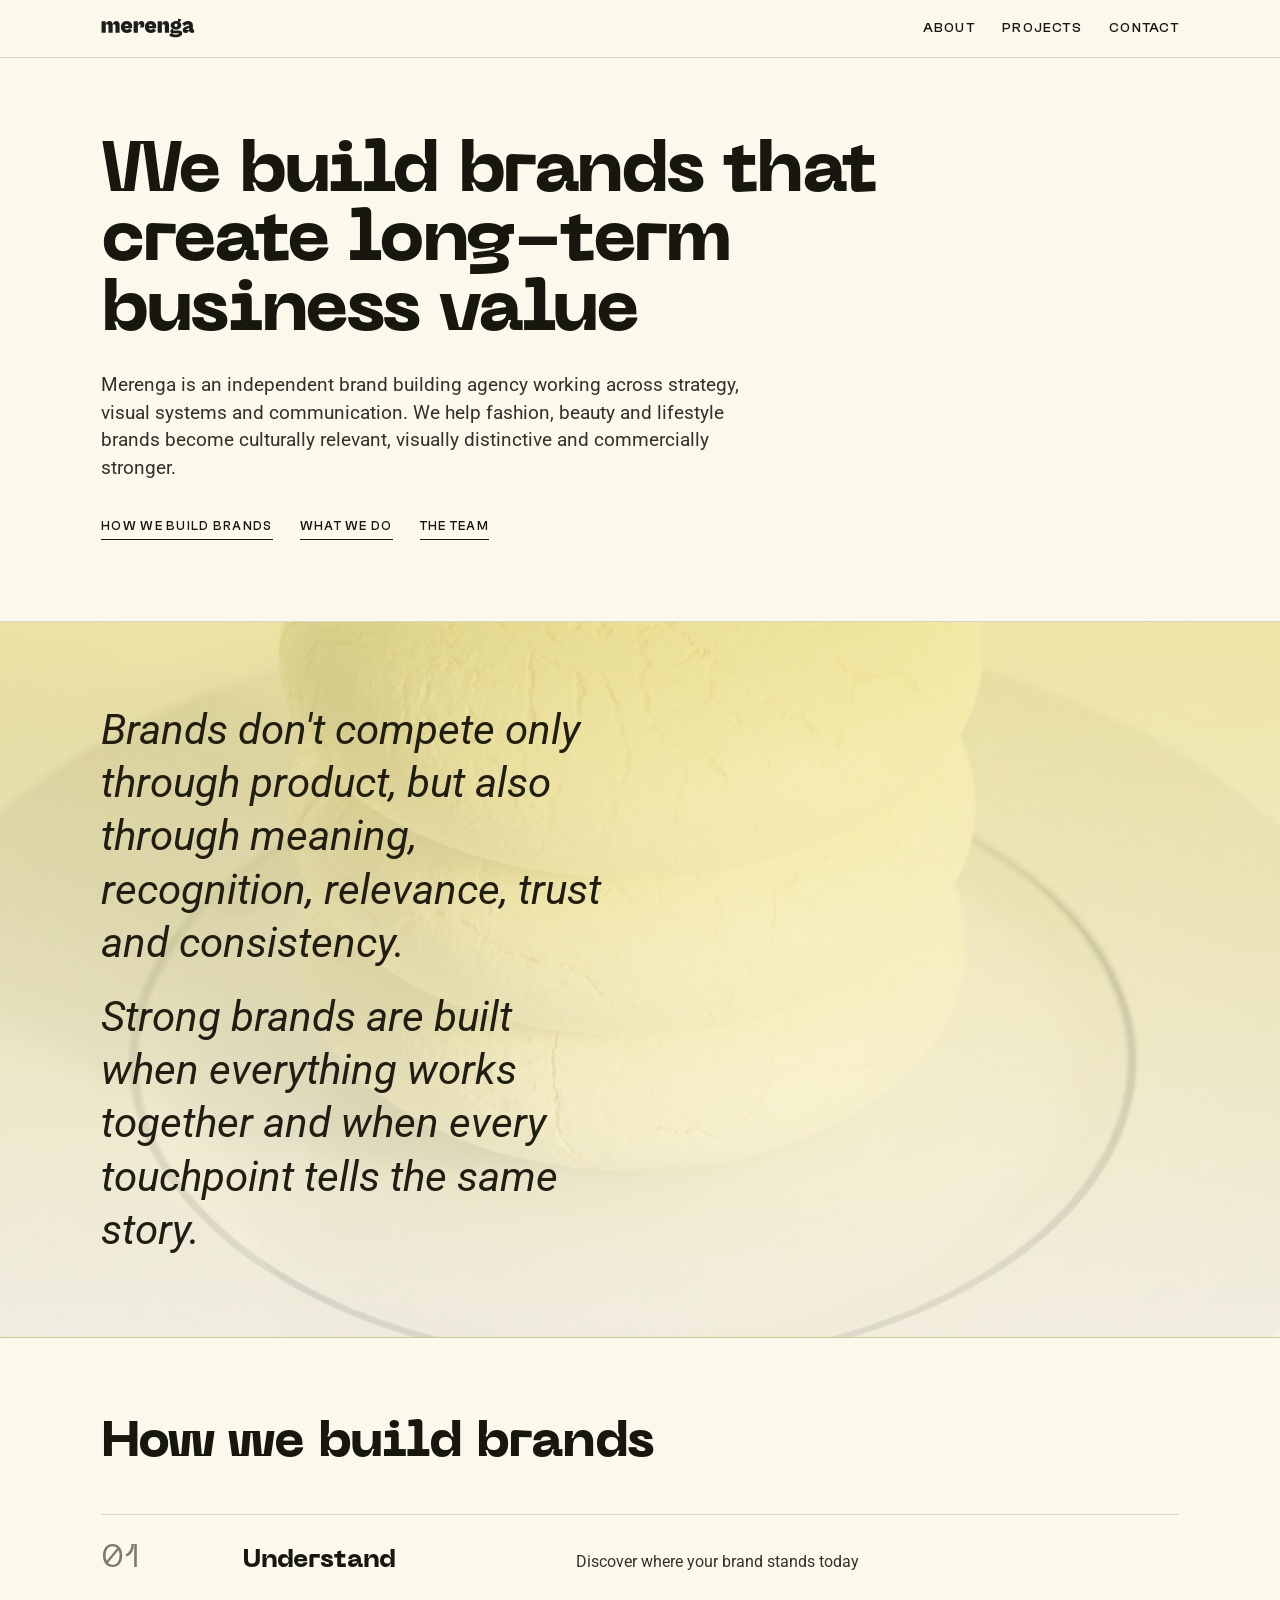
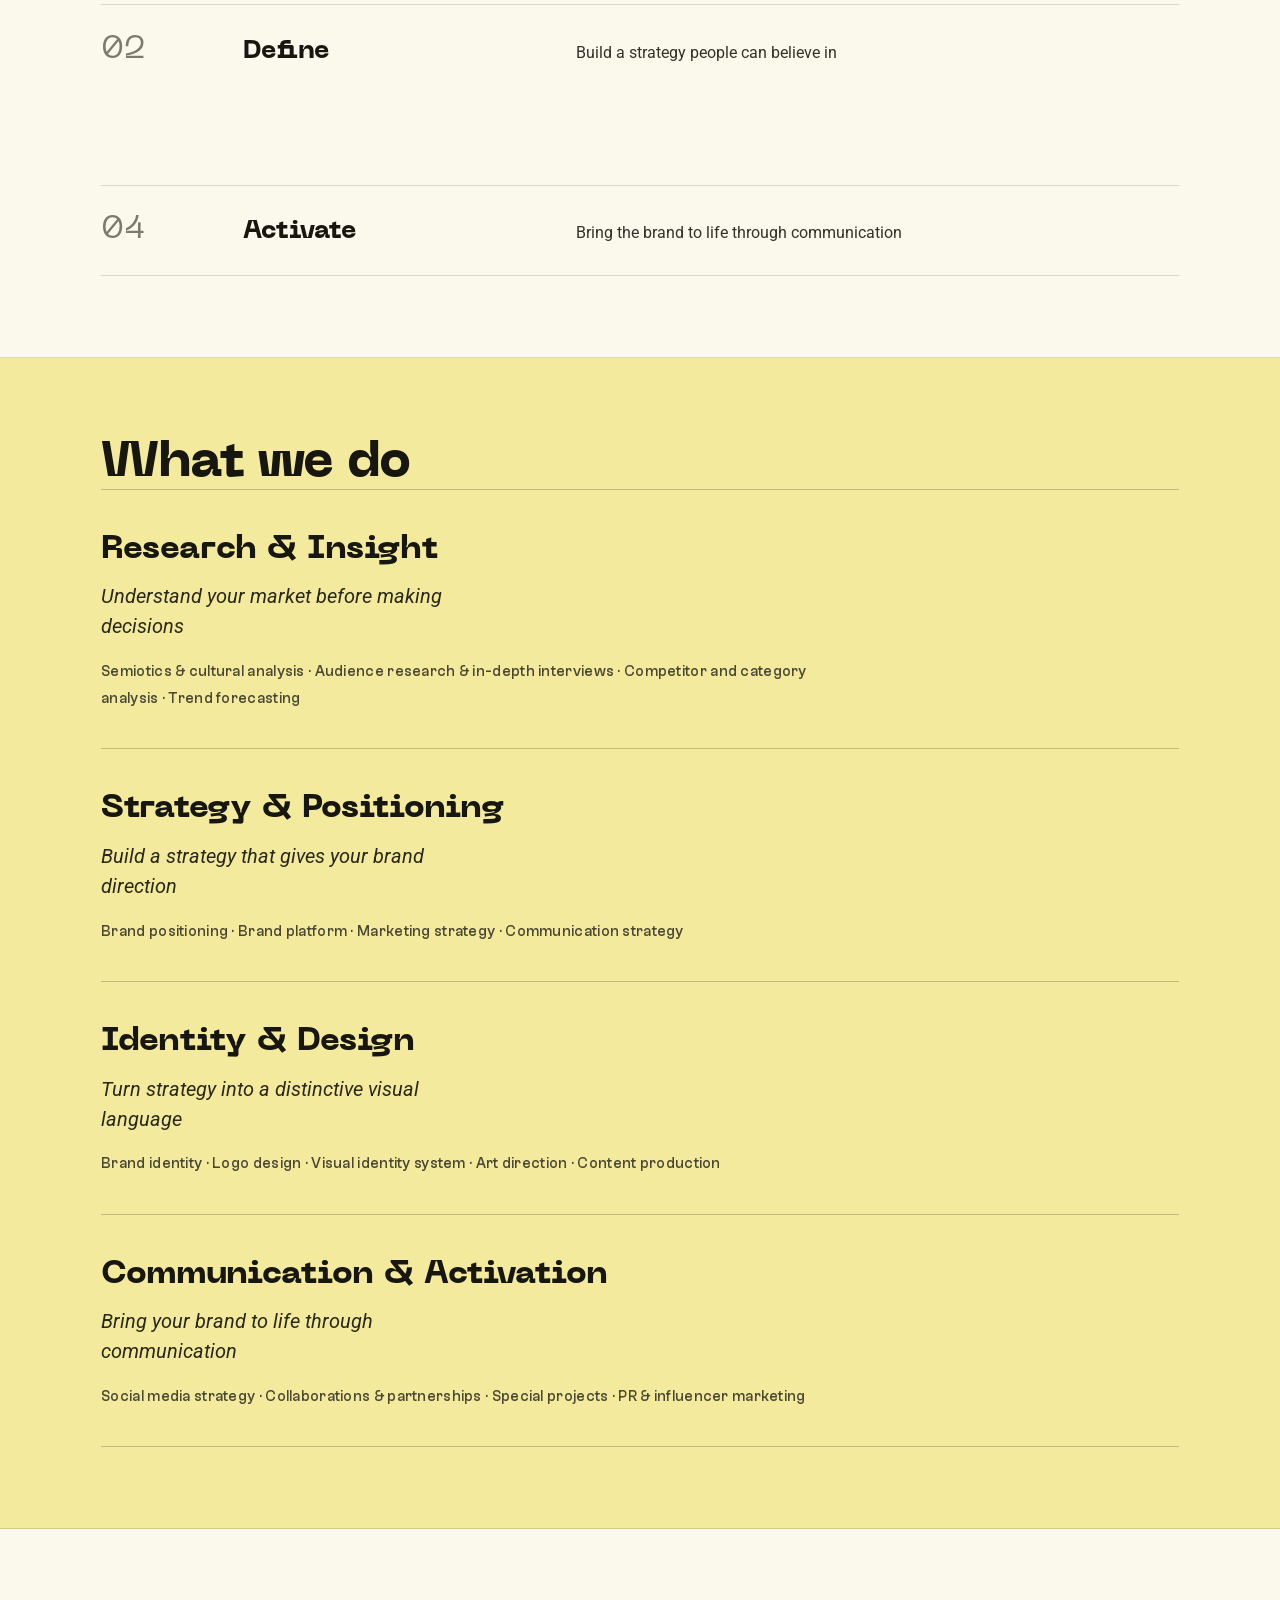
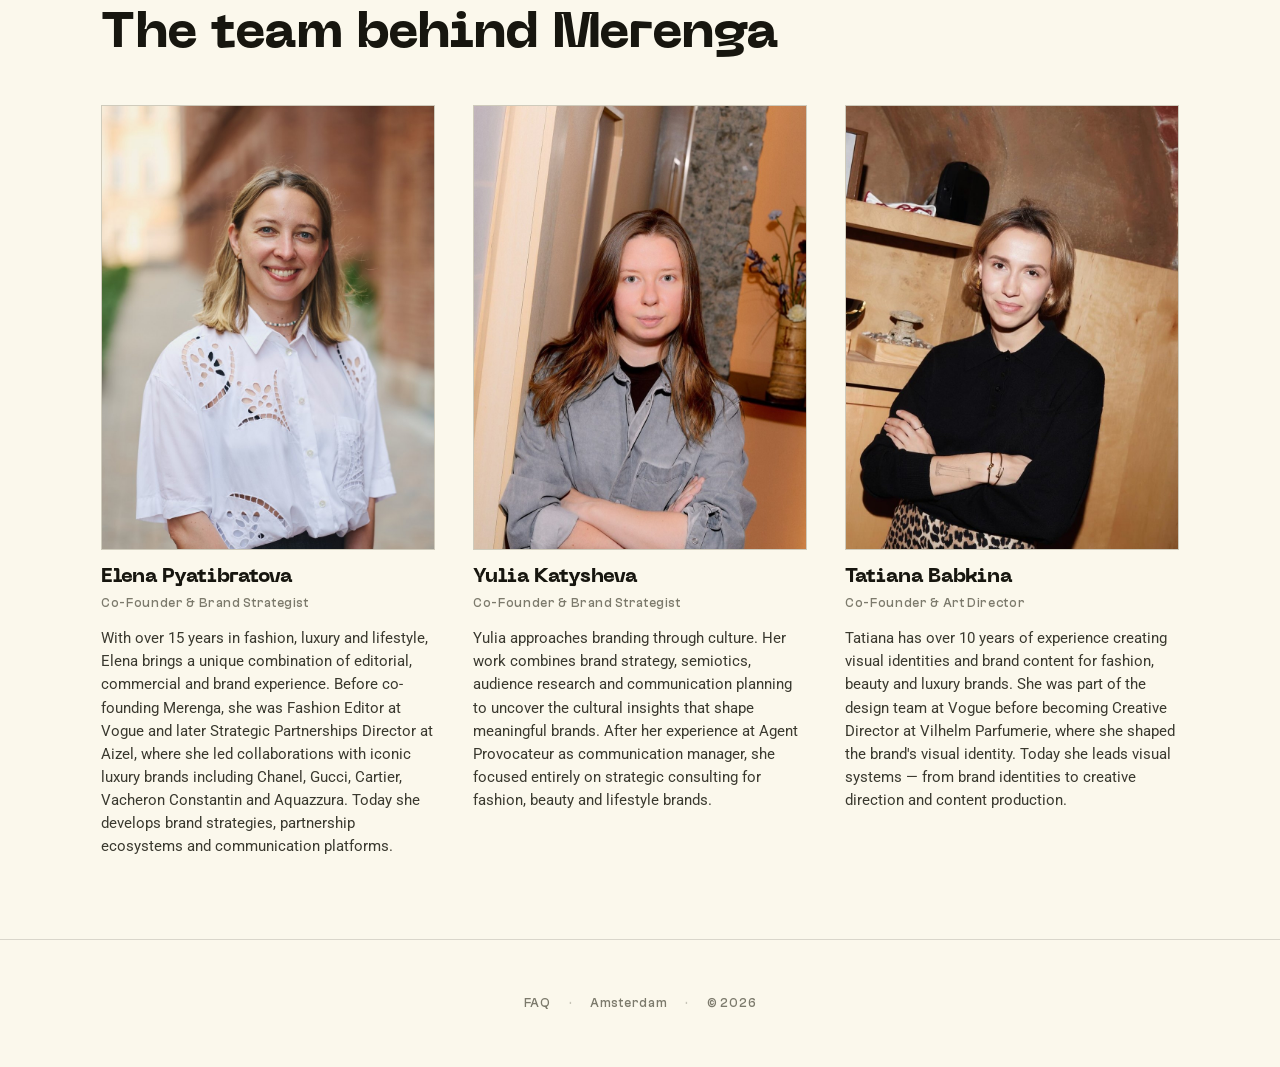
<file: about.html>
<!doctype html><html lang="en"><head>
<meta charset="utf-8"><meta name="viewport" content="width=device-width,initial-scale=1">
<script async src="https://www.googletagmanager.com/gtag/js?id=G-4FZXHGJBSR"></script>
<script>window.dataLayer=window.dataLayer||[];function gtag(){dataLayer.push(arguments);}gtag('js',new Date());gtag('config','G-4FZXHGJBSR');</script>
<title>About — Merenga</title><meta name="description" content="Who we are and what we do. Merenga: strategy, visual systems and communication for fashion, beauty and lifestyle brands.">
<link rel="canonical" href="https://merengabbs.com/about.html">
<meta name="robots" content="index, follow, max-image-preview:large">
<meta name="geo.region" content="NL-NH"><meta name="geo.placename" content="Amsterdam">
<meta property="og:type" content="website"><meta property="og:site_name" content="Merenga"><meta property="og:locale" content="en_US">
<meta property="og:title" content="About — Merenga"><meta property="og:description" content="Who we are and what we do. Merenga: strategy, visual systems and communication for fashion, beauty and lifestyle brands."><meta property="og:url" content="https://merengabbs.com/about.html">
<meta property="og:image" content="https://merengabbs.com/og-image.jpg"><meta property="og:image:width" content="1200"><meta property="og:image:height" content="630">
<meta name="twitter:card" content="summary_large_image"><meta name="twitter:title" content="About — Merenga"><meta name="twitter:description" content="Who we are and what we do. Merenga: strategy, visual systems and communication for fashion, beauty and lifestyle brands."><meta name="twitter:image" content="https://merengabbs.com/og-image.jpg">
<link rel="icon" href="favicon.svg" type="image/svg+xml">
<link rel="icon" href="favicon.ico" sizes="any">
<link rel="apple-touch-icon" href="apple-touch-icon.png">
<meta name="theme-color" content="#F3EA9E">
<link href="https://fonts.googleapis.com/css2?family=Roboto:ital,wght@0,400;0,500;1,400&display=swap" rel="stylesheet">
<link rel="stylesheet" href="merenga.css"></head><body><header class="hdr"><div class="hdr-in"><a class="logo" href="./" aria-label="Merenga — home"><svg id="_Слой_1" data-name="Слой_1" xmlns="http://www.w3.org/2000/svg" version="1.1" viewBox="70 220 1310 280">
  <!-- Generator: Adobe Illustrator 29.8.2, SVG Export Plug-In . SVG Version: 2.1.1 Build 3)  -->
  <defs>
    <style>
      .st0 {
        fill: #1d1d1b;
      }
    </style>
  </defs>
  <path class="st0" d="M285.67,263.36c-12.74,0-22.84,2.76-30.3,8.26-7.43,5.53-12.89,12.68-16.33,21.55-2.64,6.74-4.59,13.74-5.84,20.98-.06-16.21-4.02-28.73-11.81-37.5-7.89-8.87-18.85-13.29-32.88-13.29-12.77,0-22.84,2.76-30.3,8.26-7.46,5.53-12.89,12.68-16.36,21.55-2.64,6.78-4.58,13.84-5.83,21.14v-47.69h-58.3v160.01h58.3v-87.13c0-8.66.55-15.29,1.63-19.92s3.07-7.83,5.99-9.55c2.92-1.75,6.85-2.61,11.82-2.61,8.01,0,13.23,2.55,15.72,7.61,2.49,5.07,3.71,12.46,3.71,22.2v89.4h58.33v-87.13c0-8.66.52-15.29,1.6-19.92,1.11-4.64,3.1-7.83,6.02-9.55,2.92-1.75,6.85-2.61,11.82-2.61,7.98,0,13.23,2.55,15.72,7.61,2.46,5.07,3.71,12.46,3.71,22.2v89.4h58.3v-112.09c0-16.39-3.93-29.04-11.82-37.88-7.89-8.87-18.85-13.29-32.88-13.29Z"/>
  <path class="st0" d="M472.88,274.04c-11.45-7.12-26.34-10.68-44.7-10.68-16.18,0-30.27,3.56-42.28,10.68-11.97,7.12-21.28,16.98-27.85,29.47-6.6,12.56-9.89,26.89-9.89,43.1s3.28,30.55,9.89,43.07c6.57,12.53,16.24,22.35,28.98,29.47,12.74,7.12,28.31,10.71,46.67,10.71s33.06-3.25,44.21-9.73c11.11-6.48,19.71-13.72,25.76-21.71l-35.31-33.68c-1.96,4.51-4.61,8.14-7.95,10.84-3.35,2.7-7.12,4.67-11.33,5.83-4.21,1.2-9.03,1.78-14.43,1.78-6.26,0-11.94-.98-17.01-2.92-5.07-1.93-9.06-5.13-11.97-9.55-1.6-2.42-2.74-5.3-3.47-8.6h102.76c.43-1.93.8-5.37,1.14-10.35.31-4.97.49-9.39.49-13.29,0-12.96-2.76-25.14-8.26-36.6-5.53-11.45-14-20.75-25.45-27.88ZM428.52,306.77c9.49,0,16.18,2.49,20.08,7.46,3.38,4.32,5.28,10.25,5.73,17.81h-52.93c.51-7.9,2.92-13.94,7.2-18.14,4.85-4.76,11.48-7.12,19.92-7.12Z"/>
  <path class="st0" d="M638.76,263.36c-8.84,0-16.52,1.93-22.99,5.83-6.48,3.9-11.82,9.03-16.03,15.38-4.21,6.39-7.52,13.29-9.89,20.75-1.69,5.26-2.98,10.5-3.9,15.72v-54.43h-58.3v160.01h58.3v-80.65c0-8.66,1.2-15.81,3.56-21.55,2.39-5.71,5.56-9.98,9.58-12.8,3.99-2.79,8.14-4.21,12.46-4.21,4.76,0,8.14,1.41,10.19,4.21,2.06,2.82,3.07,6.48,3.07,11.02s-1.29,9.89-3.87,15.38c-2.61,5.53-5.4,10.01-8.41,13.45h53.42c2.39-4.08,4.82-10.04,7.31-17.81,2.49-7.77,3.71-16.52,3.71-26.25,0-13.39-2.86-24.07-8.57-32.05-5.74-8.01-15.63-12-29.66-12Z"/>
  <path class="st0" d="M809.15,274.04c-11.45-7.12-26.34-10.68-44.7-10.68-16.18,0-30.27,3.56-42.28,10.68-11.97,7.12-21.28,16.98-27.85,29.47-6.6,12.56-9.89,26.89-9.89,43.1s3.29,30.55,9.89,43.07c6.57,12.53,16.24,22.35,28.98,29.47,12.74,7.12,28.31,10.71,46.67,10.71s33.06-3.25,44.21-9.73c11.11-6.48,19.71-13.72,25.76-21.71l-35.31-33.68c-1.96,4.51-4.61,8.14-7.95,10.84-3.35,2.7-7.12,4.67-11.33,5.83-4.21,1.2-9.03,1.78-14.43,1.78-6.26,0-11.94-.98-17.01-2.92-5.07-1.93-9.06-5.13-11.97-9.55-1.6-2.42-2.74-5.3-3.47-8.6h102.76c.43-1.93.8-5.37,1.14-10.35.31-4.97.49-9.39.49-13.29,0-12.96-2.76-25.14-8.26-36.6-5.53-11.45-14-20.75-25.45-27.88ZM764.79,306.77c9.49,0,16.18,2.49,20.08,7.46,3.38,4.32,5.28,10.25,5.73,17.81h-52.93c.51-7.9,2.92-13.94,7.2-18.14,4.85-4.76,11.48-7.12,19.92-7.12Z"/>
  <path class="st0" d="M974.69,263.36c-12.1,0-21.89,2.76-29.32,8.26-7.46,5.53-13.08,12.68-16.85,21.55-2.92,6.83-5.02,13.94-6.32,21.29v-47.85h-58.3v160.01h58.3v-87.13c0-8.66.61-15.29,1.78-19.92,1.2-4.64,3.29-7.83,6.32-9.55,3.04-1.75,7.34-2.61,12.96-2.61,8.84,0,14.58,2.55,17.16,7.61,2.61,5.07,3.9,12.46,3.9,22.2v89.4h58.3v-112.09c0-16.39-4.27-29.04-12.8-37.88-8.53-8.87-20.23-13.29-35.12-13.29Z"/>
  <path class="st0" d="M1195.28,404.77c-8.2-7.46-22.26-11.18-42.12-11.18h-61.52c-5.4,0-9.15-.98-11.18-2.92-2.06-1.96-3.1-4.64-3.1-8.11,0-2.79.55-5.34,1.63-7.61.2-.42.4-.8.61-1.19.5.24,1,.47,1.51.7,11.11,4.97,24.13,7.46,39.02,7.46s27.91-2.49,39.05-7.46c11.11-4.97,19.8-11.91,26.07-20.88,6.26-8.96,9.39-19.28,9.39-30.95s-3.13-22.23-9.39-31.1c-4.51-6.36-10.28-11.72-17.3-16.08l31.54-31.88-48.6-16.18-5.86,38.67c-7.62-1.81-15.92-2.72-24.9-2.72-14.89,0-27.91,2.49-39.02,7.46-11.14,4.97-19.83,11.88-26.1,20.72-6.26,8.87-9.39,19.22-9.39,31.1s3.13,21.98,9.39,30.95c4.45,6.37,10.13,11.71,17.05,16.06-3.61,1.5-7.3,3.48-11.06,5.95-5.71,3.78-10.56,8.38-14.55,13.78-4.02,5.4-6.02,11.45-6.02,18.11,0,8.23,2.98,14.28,8.93,18.14,5.93,3.9,12.89,6.48,20.88,7.8-7.98,0-15.17.86-21.55,2.58-6.35,1.72-11.39,4.33-15.04,7.77-3.68,3.47-5.53,7.89-5.53,13.29,0,8.84,6.54,16.58,19.62,23.15,13.05,6.6,33.4,9.89,61.06,9.89,23.3,0,42.28-2.64,56.86-7.92,14.55-5.31,25.21-12.31,31.9-21.06,6.69-8.75,10.04-18.11,10.04-28.03,0-11.45-4.11-20.91-12.31-28.34ZM1105.38,305.64c3.99-3.56,8.9-5.34,14.74-5.34s10.75,1.78,14.74,5.34c3.99,3.56,5.99,9.24,5.99,17.01s-2,13.45-5.99,17.01c-3.99,3.56-8.9,5.34-14.74,5.34s-10.75-1.78-14.74-5.34c-3.99-3.56-5.99-9.24-5.99-17.01s2-13.45,5.99-17.01ZM1148.15,448c-7.03,1.96-17.99,2.92-32.88,2.92s-25.97-1.17-31.93-3.56c-5.93-2.36-8.9-5.71-8.9-10.04,0-.86.06-1.63.18-2.27.09-.64.25-1.17.46-1.6h69.02c4.97,0,8.63.43,11.02,1.29,2.36.86,3.56,2.58,3.56,5.19,0,3.44-3.53,6.14-10.53,8.07Z"/>
  <path class="st0" d="M1364.07,382.23c-2.82,0-4.82-.68-6.02-2.09-1.17-1.41-1.78-3.84-1.78-7.31v-48.26c0-20.51-5.93-35.83-17.81-45.99-11.88-10.16-28.09-15.23-48.6-15.23-10.99,0-21.49,1.35-31.41,4.05-9.95,2.7-19.13,6.39-27.54,11.02-8.41,4.64-16,9.98-22.69,16.03l25.91,42.77c6.69-7.55,14.8-13.6,24.32-18.14,9.49-4.54,18.88-6.82,28.18-6.82s15.01,2.18,17.16,6.48c.87,1.76,1.57,3.99,2.08,6.67l-42.92,13.1c-17.68,5.4-30.49,12.03-38.38,19.92-7.89,7.89-11.82,18.3-11.82,31.25,0,14.46,4.05,24.84,12.16,31.1,8.07,6.26,17.96,9.39,29.63,9.39s20.57-2.64,27.39-7.92c6.78-5.31,11.97-11.73,15.53-19.28,3.1-6.57,5.42-12.99,6.97-19.24v12.42c0,7.55,1.72,13.57,5.19,17.99,3.44,4.42,7.92,7.61,13.45,9.55,5.5,1.93,11.27,2.92,17.32,2.92h33.06v-44.39h-9.39ZM1302.82,376.43c-1.07,3.01-2.73,5.5-5,7.43-2.27,1.96-5.13,3.41-8.6,4.39-3.44.95-7.55,1.44-12.31,1.44-4.11,0-7.18-.71-9.24-2.09-2.03-1.41-3.07-3.41-3.07-6.02,0-2.15.92-4.08,2.76-5.83,1.84-1.72,5.43-3.56,10.84-5.5l26.25-9.29v4.75c0,4.11-.55,7.68-1.63,10.71Z"/>
</svg></a><nav class="nav-d"><a href="about.html">About</a><a href="projects.html">Projects</a><a href="contact.html">Contact</a></nav><div class="nav-m"><a class="nav-contact" href="contact.html">Contact</a><button class="burger" aria-label="Menu"><span></span><span></span><span></span></button></div><nav class="nav-mobile"><a href="about.html">About</a><a href="projects.html">Projects</a><a href="contact.html">Contact</a></nav></div></header>
<section class="section"><div class="wrap">
  <h1 class="lead-xl reveal">We build brands that create long-term business value</h1>
  <p class="body-lg reveal">Merenga is an independent brand building agency working across strategy, visual systems and communication. We help fashion, beauty and lifestyle brands become culturally relevant, visually distinctive and commercially stronger.</p>
  <nav class="jump reveal"><a href="#how">How we build brands</a><a href="#what">What we do</a><a href="#team">The team</a></nav>
</div></section>
<section class="section manifesto"><div class="bg"></div><div class="scrim"></div><div class="wrap">
  <p class="ital reveal">Brands don't compete only through product, but also through meaning, recognition, relevance, trust and consistency.</p>
  <p class="ital reveal">Strong brands are built when everything works together and when every touchpoint tells the same story.</p>
</div></section>
<section class="section" id="how"><div class="wrap">
  <h2 class="section-title reveal">How we build brands</h2>
  <div class="steps">
    <div class="step reveal"><div class="n">01</div><div class="nm">Understand</div><div class="ds">Discover where your brand stands today</div></div>
    <div class="step reveal"><div class="n">02</div><div class="nm">Define</div><div class="ds">Build a strategy people can believe in</div></div>
    <div class="step reveal"><div class="n">03</div><div class="nm">Express</div><div class="ds">Turn strategy into a distinctive visual language</div></div>
    <div class="step reveal"><div class="n">04</div><div class="nm">Activate</div><div class="ds">Bring the brand to life through communication</div></div>
  </div>
</div></section>
<section class="section wwd4" id="what"><div class="wrap">
  <h2 class="section-title reveal">What we do</h2>
  <div class="e4 reveal"><div class="e4in"><h3>Research & Insight</h3><p class="slead">Understand your market before making decisions</p><p class="svcs">Semiotics &amp; cultural analysis · Audience research &amp; in-depth interviews · Competitor and category analysis · Trend forecasting</p></div></div><div class="e4 reveal"><div class="e4in"><h3>Strategy & Positioning</h3><p class="slead">Build a strategy that gives your brand direction</p><p class="svcs">Brand positioning · Brand platform · Marketing strategy · Communication strategy</p></div></div><div class="e4 reveal"><div class="e4in"><h3>Identity & Design</h3><p class="slead">Turn strategy into a distinctive visual language</p><p class="svcs">Brand identity · Logo design · Visual identity system · Art direction · Content production</p></div></div><div class="e4 reveal"><div class="e4in"><h3>Communication & Activation</h3><p class="slead">Bring your brand to life through communication</p><p class="svcs">Social media strategy · Collaborations &amp; partnerships · Special projects · PR &amp; influencer marketing</p></div></div>
</div></section>
<section class="section" id="team"><div class="wrap">
  <h2 class="section-title reveal">The team behind Merenga</h2>
  <div class="team"><div class="member reveal"><div class="photo"><img src="assets/team/elena.jpg" alt="Elena Pyatibratova" loading="lazy"></div><h3>Elena Pyatibratova</h3><div class="role">Co-Founder &amp; Brand Strategist</div><p>With over 15 years in fashion, luxury and lifestyle, Elena brings a unique combination of editorial, commercial and brand experience. Before co-founding Merenga, she was Fashion Editor at Vogue and later Strategic Partnerships Director at Aizel, where she led collaborations with iconic luxury brands including Chanel, Gucci, Cartier, Vacheron Constantin and Aquazzura. Today she develops brand strategies, partnership ecosystems and communication platforms.</p></div><div class="member reveal"><div class="photo"><img src="assets/team/yulia.jpg" alt="Yulia Katysheva" loading="lazy"></div><h3>Yulia Katysheva</h3><div class="role">Co-Founder &amp; Brand Strategist</div><p>Yulia approaches branding through culture. Her work combines brand strategy, semiotics, audience research and communication planning to uncover the cultural insights that shape meaningful brands. After her experience at Agent Provocateur as communication manager, she focused entirely on strategic consulting for fashion, beauty and lifestyle brands.</p></div><div class="member reveal"><div class="photo"><img src="assets/team/tatiana.jpg" alt="Tatiana Babkina" loading="lazy"></div><h3>Tatiana Babkina</h3><div class="role">Co-Founder &amp; Art Director</div><p>Tatiana has over 10 years of experience creating visual identities and brand content for fashion, beauty and luxury brands. She was part of the design team at Vogue before becoming Creative Director at Vilhelm Parfumerie, where she shaped the brand's visual identity. Today she leads visual systems — from brand identities to creative direction and content production.</p></div></div>
</div></section>
<footer class="foot"><div class="contacts"><a href="faq.html">FAQ</a><span class="sep">·</span><span>Amsterdam</span><span class="sep">·</span><span>© 2026</span></div></footer><script>
document.addEventListener('click',function(e){
  var b=e.target.closest('.burger');
  if(b){var h=b.closest('.hdr'); if(h)h.classList.toggle('open'); e.preventDefault(); return;}
  var a=e.target.closest('.nav-mobile a');
  if(a){var h=a.closest('.hdr'); if(h)h.classList.remove('open');}
});
</script><script>
(function(){
 if(!('IntersectionObserver' in window)){document.querySelectorAll('.reveal').forEach(function(el){el.classList.add('in');});return;}
 var io=new IntersectionObserver(function(es){es.forEach(function(e){if(e.isIntersecting){e.target.classList.add('in');io.unobserve(e.target);}});},{rootMargin:'0px 0px -12% 0px',threshold:.05});
 document.querySelectorAll('.reveal').forEach(function(el){io.observe(el);});
})();
</script><script src="assets/js/merenga-motion.js" defer></script></body></html>
</file>
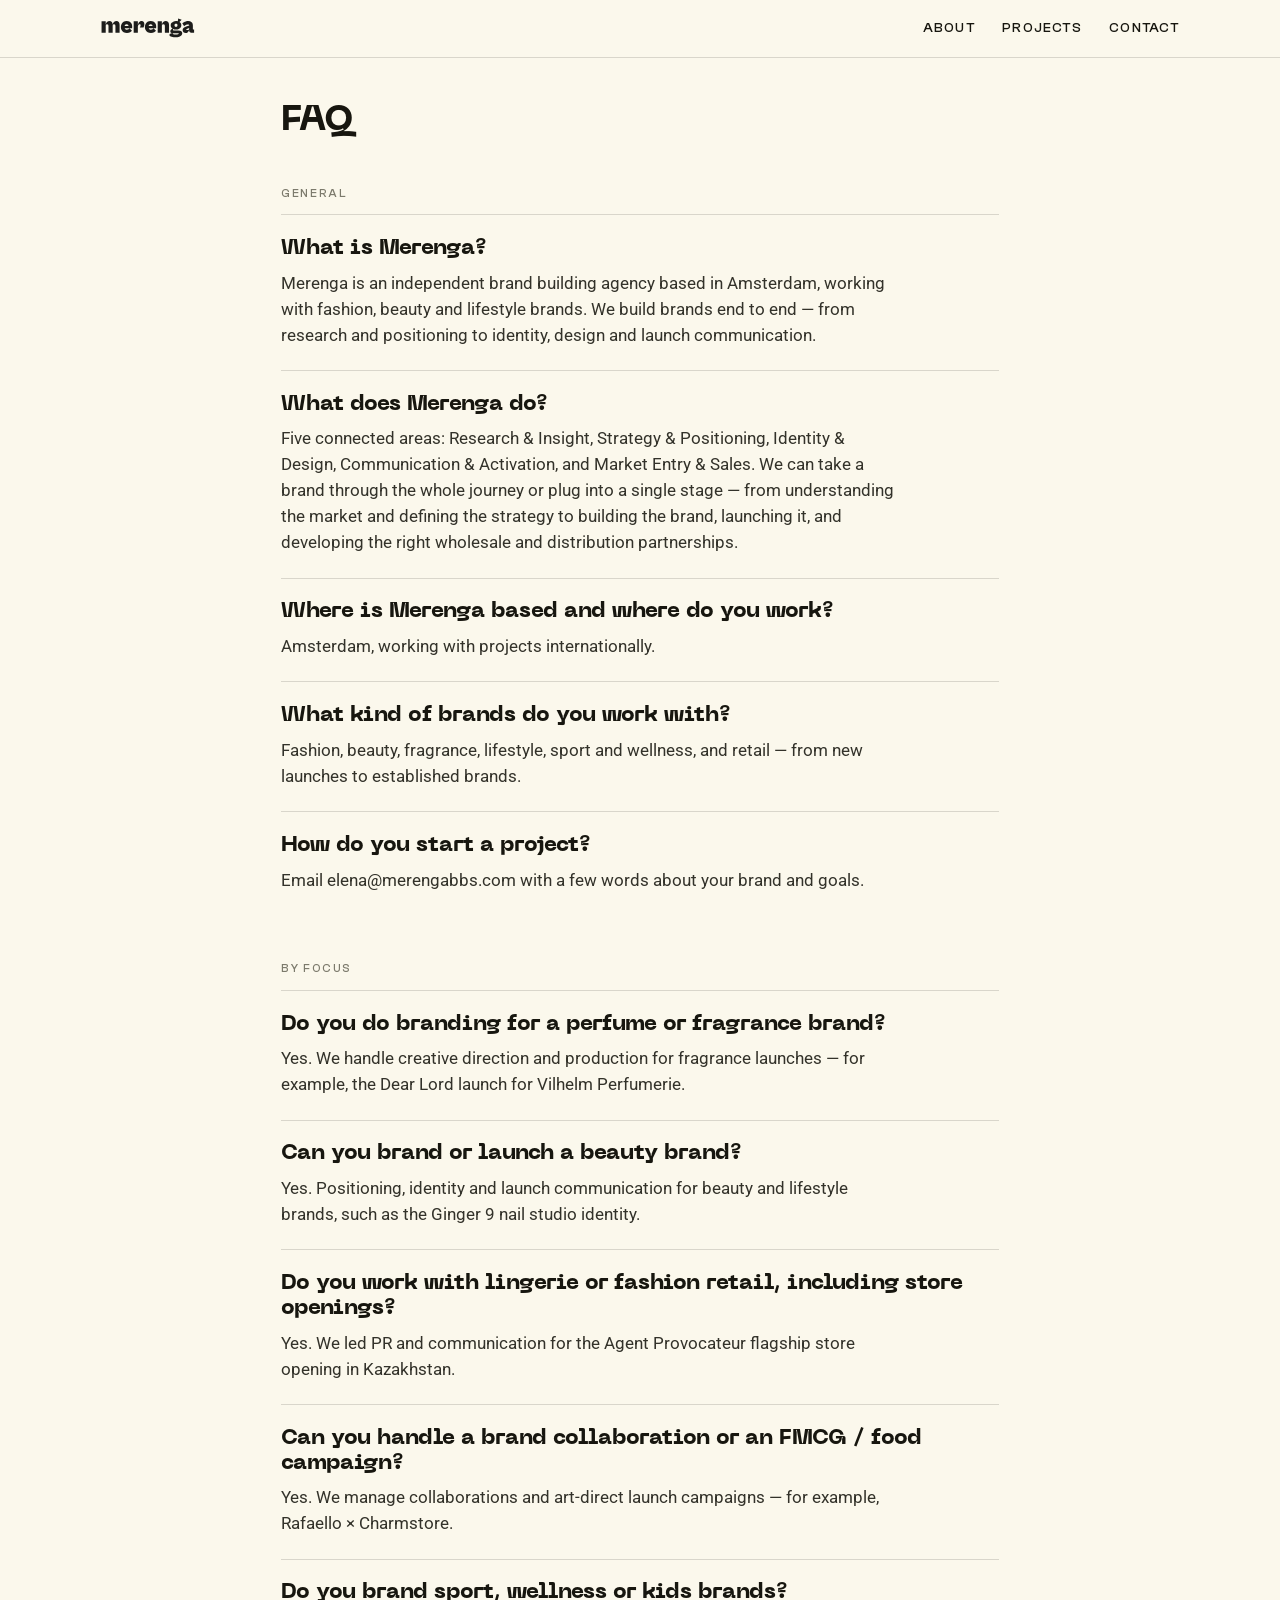
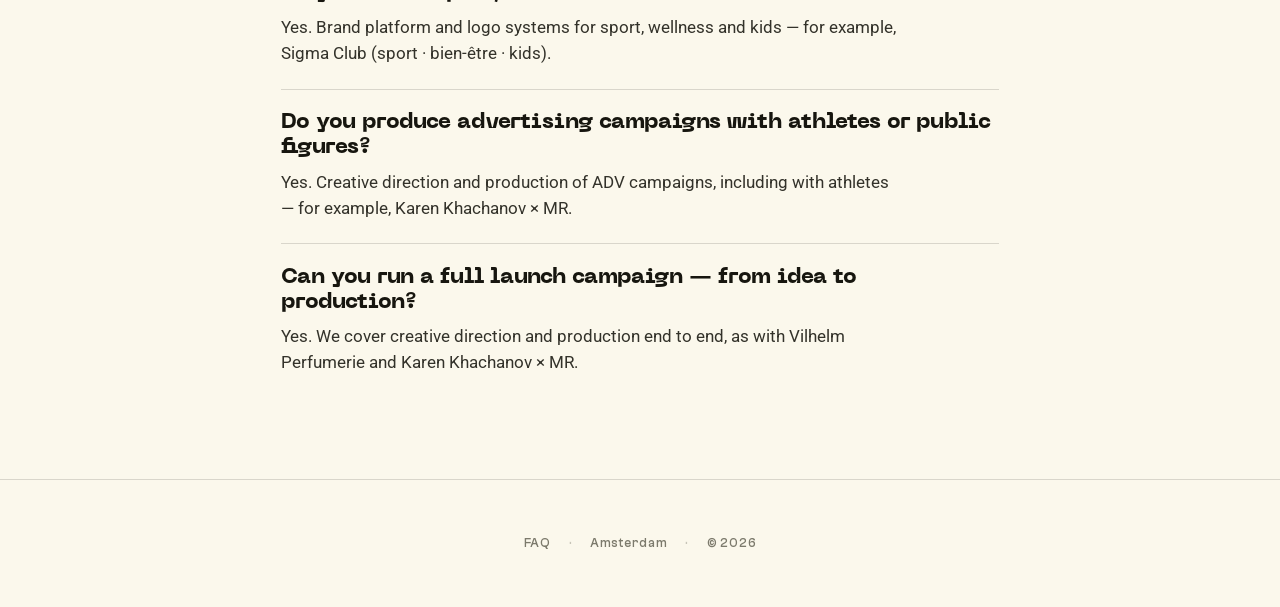
<file: faq.html>
<!doctype html><html lang="en"><head>
<meta charset="utf-8"><meta name="viewport" content="width=device-width,initial-scale=1">
<script async src="https://www.googletagmanager.com/gtag/js?id=G-4FZXHGJBSR"></script>
<script>window.dataLayer=window.dataLayer||[];function gtag(){dataLayer.push(arguments);}gtag('js',new Date());gtag('config','G-4FZXHGJBSR');</script>
<title>FAQ — Merenga</title><meta name="description" content="Answers about Merenga — an independent brand building agency in Amsterdam for fashion, beauty, fragrance, lifestyle, sport and retail brands.">
<link rel="canonical" href="https://merengabbs.com/faq.html">
<meta name="robots" content="index, follow, max-image-preview:large">
<meta name="geo.region" content="NL-NH"><meta name="geo.placename" content="Amsterdam">
<meta property="og:type" content="website"><meta property="og:site_name" content="Merenga"><meta property="og:locale" content="en_US">
<meta property="og:title" content="FAQ — Merenga"><meta property="og:description" content="Answers about Merenga — an independent brand building agency in Amsterdam for fashion, beauty, fragrance, lifestyle, sport and retail brands."><meta property="og:url" content="https://merengabbs.com/faq.html">
<meta property="og:image" content="https://merengabbs.com/og-image.jpg"><meta property="og:image:width" content="1200"><meta property="og:image:height" content="630">
<meta name="twitter:card" content="summary_large_image"><meta name="twitter:title" content="FAQ — Merenga"><meta name="twitter:description" content="Answers about Merenga — an independent brand building agency in Amsterdam for fashion, beauty, fragrance, lifestyle, sport and retail brands."><meta name="twitter:image" content="https://merengabbs.com/og-image.jpg">
<link rel="icon" href="favicon.svg" type="image/svg+xml">
<link rel="icon" href="favicon.ico" sizes="any">
<link rel="apple-touch-icon" href="apple-touch-icon.png">
<meta name="theme-color" content="#F3EA9E">
<link href="https://fonts.googleapis.com/css2?family=Roboto:ital,wght@0,400;0,500;1,400&display=swap" rel="stylesheet">
<link rel="stylesheet" href="merenga.css"></head><body><header class="hdr"><div class="hdr-in"><a class="logo" href="./" aria-label="Merenga — home"><svg id="_Слой_1" data-name="Слой_1" xmlns="http://www.w3.org/2000/svg" version="1.1" viewBox="70 220 1310 280">
  <!-- Generator: Adobe Illustrator 29.8.2, SVG Export Plug-In . SVG Version: 2.1.1 Build 3)  -->
  <defs>
    <style>
      .st0 {
        fill: #1d1d1b;
      }
    </style>
  </defs>
  <path class="st0" d="M285.67,263.36c-12.74,0-22.84,2.76-30.3,8.26-7.43,5.53-12.89,12.68-16.33,21.55-2.64,6.74-4.59,13.74-5.84,20.98-.06-16.21-4.02-28.73-11.81-37.5-7.89-8.87-18.85-13.29-32.88-13.29-12.77,0-22.84,2.76-30.3,8.26-7.46,5.53-12.89,12.68-16.36,21.55-2.64,6.78-4.58,13.84-5.83,21.14v-47.69h-58.3v160.01h58.3v-87.13c0-8.66.55-15.29,1.63-19.92s3.07-7.83,5.99-9.55c2.92-1.75,6.85-2.61,11.82-2.61,8.01,0,13.23,2.55,15.72,7.61,2.49,5.07,3.71,12.46,3.71,22.2v89.4h58.33v-87.13c0-8.66.52-15.29,1.6-19.92,1.11-4.64,3.1-7.83,6.02-9.55,2.92-1.75,6.85-2.61,11.82-2.61,7.98,0,13.23,2.55,15.72,7.61,2.46,5.07,3.71,12.46,3.71,22.2v89.4h58.3v-112.09c0-16.39-3.93-29.04-11.82-37.88-7.89-8.87-18.85-13.29-32.88-13.29Z"/>
  <path class="st0" d="M472.88,274.04c-11.45-7.12-26.34-10.68-44.7-10.68-16.18,0-30.27,3.56-42.28,10.68-11.97,7.12-21.28,16.98-27.85,29.47-6.6,12.56-9.89,26.89-9.89,43.1s3.28,30.55,9.89,43.07c6.57,12.53,16.24,22.35,28.98,29.47,12.74,7.12,28.31,10.71,46.67,10.71s33.06-3.25,44.21-9.73c11.11-6.48,19.71-13.72,25.76-21.71l-35.31-33.68c-1.96,4.51-4.61,8.14-7.95,10.84-3.35,2.7-7.12,4.67-11.33,5.83-4.21,1.2-9.03,1.78-14.43,1.78-6.26,0-11.94-.98-17.01-2.92-5.07-1.93-9.06-5.13-11.97-9.55-1.6-2.42-2.74-5.3-3.47-8.6h102.76c.43-1.93.8-5.37,1.14-10.35.31-4.97.49-9.39.49-13.29,0-12.96-2.76-25.14-8.26-36.6-5.53-11.45-14-20.75-25.45-27.88ZM428.52,306.77c9.49,0,16.18,2.49,20.08,7.46,3.38,4.32,5.28,10.25,5.73,17.81h-52.93c.51-7.9,2.92-13.94,7.2-18.14,4.85-4.76,11.48-7.12,19.92-7.12Z"/>
  <path class="st0" d="M638.76,263.36c-8.84,0-16.52,1.93-22.99,5.83-6.48,3.9-11.82,9.03-16.03,15.38-4.21,6.39-7.52,13.29-9.89,20.75-1.69,5.26-2.98,10.5-3.9,15.72v-54.43h-58.3v160.01h58.3v-80.65c0-8.66,1.2-15.81,3.56-21.55,2.39-5.71,5.56-9.98,9.58-12.8,3.99-2.79,8.14-4.21,12.46-4.21,4.76,0,8.14,1.41,10.19,4.21,2.06,2.82,3.07,6.48,3.07,11.02s-1.29,9.89-3.87,15.38c-2.61,5.53-5.4,10.01-8.41,13.45h53.42c2.39-4.08,4.82-10.04,7.31-17.81,2.49-7.77,3.71-16.52,3.71-26.25,0-13.39-2.86-24.07-8.57-32.05-5.74-8.01-15.63-12-29.66-12Z"/>
  <path class="st0" d="M809.15,274.04c-11.45-7.12-26.34-10.68-44.7-10.68-16.18,0-30.27,3.56-42.28,10.68-11.97,7.12-21.28,16.98-27.85,29.47-6.6,12.56-9.89,26.89-9.89,43.1s3.29,30.55,9.89,43.07c6.57,12.53,16.24,22.35,28.98,29.47,12.74,7.12,28.31,10.71,46.67,10.71s33.06-3.25,44.21-9.73c11.11-6.48,19.71-13.72,25.76-21.71l-35.31-33.68c-1.96,4.51-4.61,8.14-7.95,10.84-3.35,2.7-7.12,4.67-11.33,5.83-4.21,1.2-9.03,1.78-14.43,1.78-6.26,0-11.94-.98-17.01-2.92-5.07-1.93-9.06-5.13-11.97-9.55-1.6-2.42-2.74-5.3-3.47-8.6h102.76c.43-1.93.8-5.37,1.14-10.35.31-4.97.49-9.39.49-13.29,0-12.96-2.76-25.14-8.26-36.6-5.53-11.45-14-20.75-25.45-27.88ZM764.79,306.77c9.49,0,16.18,2.49,20.08,7.46,3.38,4.32,5.28,10.25,5.73,17.81h-52.93c.51-7.9,2.92-13.94,7.2-18.14,4.85-4.76,11.48-7.12,19.92-7.12Z"/>
  <path class="st0" d="M974.69,263.36c-12.1,0-21.89,2.76-29.32,8.26-7.46,5.53-13.08,12.68-16.85,21.55-2.92,6.83-5.02,13.94-6.32,21.29v-47.85h-58.3v160.01h58.3v-87.13c0-8.66.61-15.29,1.78-19.92,1.2-4.64,3.29-7.83,6.32-9.55,3.04-1.75,7.34-2.61,12.96-2.61,8.84,0,14.58,2.55,17.16,7.61,2.61,5.07,3.9,12.46,3.9,22.2v89.4h58.3v-112.09c0-16.39-4.27-29.04-12.8-37.88-8.53-8.87-20.23-13.29-35.12-13.29Z"/>
  <path class="st0" d="M1195.28,404.77c-8.2-7.46-22.26-11.18-42.12-11.18h-61.52c-5.4,0-9.15-.98-11.18-2.92-2.06-1.96-3.1-4.64-3.1-8.11,0-2.79.55-5.34,1.63-7.61.2-.42.4-.8.61-1.19.5.24,1,.47,1.51.7,11.11,4.97,24.13,7.46,39.02,7.46s27.91-2.49,39.05-7.46c11.11-4.97,19.8-11.91,26.07-20.88,6.26-8.96,9.39-19.28,9.39-30.95s-3.13-22.23-9.39-31.1c-4.51-6.36-10.28-11.72-17.3-16.08l31.54-31.88-48.6-16.18-5.86,38.67c-7.62-1.81-15.92-2.72-24.9-2.72-14.89,0-27.91,2.49-39.02,7.46-11.14,4.97-19.83,11.88-26.1,20.72-6.26,8.87-9.39,19.22-9.39,31.1s3.13,21.98,9.39,30.95c4.45,6.37,10.13,11.71,17.05,16.06-3.61,1.5-7.3,3.48-11.06,5.95-5.71,3.78-10.56,8.38-14.55,13.78-4.02,5.4-6.02,11.45-6.02,18.11,0,8.23,2.98,14.28,8.93,18.14,5.93,3.9,12.89,6.48,20.88,7.8-7.98,0-15.17.86-21.55,2.58-6.35,1.72-11.39,4.33-15.04,7.77-3.68,3.47-5.53,7.89-5.53,13.29,0,8.84,6.54,16.58,19.62,23.15,13.05,6.6,33.4,9.89,61.06,9.89,23.3,0,42.28-2.64,56.86-7.92,14.55-5.31,25.21-12.31,31.9-21.06,6.69-8.75,10.04-18.11,10.04-28.03,0-11.45-4.11-20.91-12.31-28.34ZM1105.38,305.64c3.99-3.56,8.9-5.34,14.74-5.34s10.75,1.78,14.74,5.34c3.99,3.56,5.99,9.24,5.99,17.01s-2,13.45-5.99,17.01c-3.99,3.56-8.9,5.34-14.74,5.34s-10.75-1.78-14.74-5.34c-3.99-3.56-5.99-9.24-5.99-17.01s2-13.45,5.99-17.01ZM1148.15,448c-7.03,1.96-17.99,2.92-32.88,2.92s-25.97-1.17-31.93-3.56c-5.93-2.36-8.9-5.71-8.9-10.04,0-.86.06-1.63.18-2.27.09-.64.25-1.17.46-1.6h69.02c4.97,0,8.63.43,11.02,1.29,2.36.86,3.56,2.58,3.56,5.19,0,3.44-3.53,6.14-10.53,8.07Z"/>
  <path class="st0" d="M1364.07,382.23c-2.82,0-4.82-.68-6.02-2.09-1.17-1.41-1.78-3.84-1.78-7.31v-48.26c0-20.51-5.93-35.83-17.81-45.99-11.88-10.16-28.09-15.23-48.6-15.23-10.99,0-21.49,1.35-31.41,4.05-9.95,2.7-19.13,6.39-27.54,11.02-8.41,4.64-16,9.98-22.69,16.03l25.91,42.77c6.69-7.55,14.8-13.6,24.32-18.14,9.49-4.54,18.88-6.82,28.18-6.82s15.01,2.18,17.16,6.48c.87,1.76,1.57,3.99,2.08,6.67l-42.92,13.1c-17.68,5.4-30.49,12.03-38.38,19.92-7.89,7.89-11.82,18.3-11.82,31.25,0,14.46,4.05,24.84,12.16,31.1,8.07,6.26,17.96,9.39,29.63,9.39s20.57-2.64,27.39-7.92c6.78-5.31,11.97-11.73,15.53-19.28,3.1-6.57,5.42-12.99,6.97-19.24v12.42c0,7.55,1.72,13.57,5.19,17.99,3.44,4.42,7.92,7.61,13.45,9.55,5.5,1.93,11.27,2.92,17.32,2.92h33.06v-44.39h-9.39ZM1302.82,376.43c-1.07,3.01-2.73,5.5-5,7.43-2.27,1.96-5.13,3.41-8.6,4.39-3.44.95-7.55,1.44-12.31,1.44-4.11,0-7.18-.71-9.24-2.09-2.03-1.41-3.07-3.41-3.07-6.02,0-2.15.92-4.08,2.76-5.83,1.84-1.72,5.43-3.56,10.84-5.5l26.25-9.29v4.75c0,4.11-.55,7.68-1.63,10.71Z"/>
</svg></a><nav class="nav-d"><a href="about.html">About</a><a href="projects.html">Projects</a><a href="contact.html">Contact</a></nav><div class="nav-m"><a class="nav-contact" href="contact.html">Contact</a><button class="burger" aria-label="Menu"><span></span><span></span><span></span></button></div><nav class="nav-mobile"><a href="about.html">About</a><a href="projects.html">Projects</a><a href="contact.html">Contact</a></nav></div></header><div class="wrap faqwrap"><h1 class="case-name">FAQ</h1><div class="faq-group mono-label">General</div><div class="faq-item"><h2 class="faq-q">What is Merenga?</h2><p class="faq-a">Merenga is an independent brand building agency based in Amsterdam, working with fashion, beauty and lifestyle brands. We build brands end to end — from research and positioning to identity, design and launch communication.</p></div><div class="faq-item"><h2 class="faq-q">What does Merenga do?</h2><p class="faq-a">Five connected areas: Research &amp; Insight, Strategy &amp; Positioning, Identity &amp; Design, Communication &amp; Activation, and Market Entry &amp; Sales. We can take a brand through the whole journey or plug into a single stage — from understanding the market and defining the strategy to building the brand, launching it, and developing the right wholesale and distribution partnerships.</p></div><div class="faq-item"><h2 class="faq-q">Where is Merenga based and where do you work?</h2><p class="faq-a">Amsterdam, working with projects internationally.</p></div><div class="faq-item"><h2 class="faq-q">What kind of brands do you work with?</h2><p class="faq-a">Fashion, beauty, fragrance, lifestyle, sport and wellness, and retail — from new launches to established brands.</p></div><div class="faq-item"><h2 class="faq-q">How do you start a project?</h2><p class="faq-a">Email elena@merengabbs.com with a few words about your brand and goals.</p></div><div class="faq-group mono-label">By focus</div><div class="faq-item"><h2 class="faq-q">Do you do branding for a perfume or fragrance brand?</h2><p class="faq-a">Yes. We handle creative direction and production for fragrance launches — for example, the Dear Lord launch for Vilhelm Perfumerie.</p></div><div class="faq-item"><h2 class="faq-q">Can you brand or launch a beauty brand?</h2><p class="faq-a">Yes. Positioning, identity and launch communication for beauty and lifestyle brands, such as the Ginger 9 nail studio identity.</p></div><div class="faq-item"><h2 class="faq-q">Do you work with lingerie or fashion retail, including store openings?</h2><p class="faq-a">Yes. We led PR and communication for the Agent Provocateur flagship store opening in Kazakhstan.</p></div><div class="faq-item"><h2 class="faq-q">Can you handle a brand collaboration or an FMCG / food campaign?</h2><p class="faq-a">Yes. We manage collaborations and art-direct launch campaigns — for example, Rafaello × Charmstore.</p></div><div class="faq-item"><h2 class="faq-q">Do you brand sport, wellness or kids brands?</h2><p class="faq-a">Yes. Brand platform and logo systems for sport, wellness and kids — for example, Sigma Club (sport · bien-être · kids).</p></div><div class="faq-item"><h2 class="faq-q">Do you produce advertising campaigns with athletes or public figures?</h2><p class="faq-a">Yes. Creative direction and production of ADV campaigns, including with athletes — for example, Karen Khachanov × MR.</p></div><div class="faq-item"><h2 class="faq-q">Can you run a full launch campaign — from idea to production?</h2><p class="faq-a">Yes. We cover creative direction and production end to end, as with Vilhelm Perfumerie and Karen Khachanov × MR.</p></div></div><script type="application/ld+json">{"@context": "https://schema.org", "@type": "FAQPage", "mainEntity": [{"@type": "Question", "name": "What is Merenga?", "acceptedAnswer": {"@type": "Answer", "text": "Merenga is an independent brand building agency based in Amsterdam, working with fashion, beauty and lifestyle brands. We build brands end to end — from research and positioning to identity, design and launch communication."}}, {"@type": "Question", "name": "What does Merenga do?", "acceptedAnswer": {"@type": "Answer", "text": "Five connected areas: Research & Insight, Strategy & Positioning, Identity & Design, Communication & Activation, and Market Entry & Sales. We can take a brand through the whole journey or plug into a single stage — from understanding the market and defining the strategy to building the brand, launching it, and developing the right wholesale and distribution partnerships."}}, {"@type": "Question", "name": "Where is Merenga based and where do you work?", "acceptedAnswer": {"@type": "Answer", "text": "Amsterdam, working with projects internationally."}}, {"@type": "Question", "name": "What kind of brands do you work with?", "acceptedAnswer": {"@type": "Answer", "text": "Fashion, beauty, fragrance, lifestyle, sport and wellness, and retail — from new launches to established brands."}}, {"@type": "Question", "name": "How do you start a project?", "acceptedAnswer": {"@type": "Answer", "text": "Email elena@merengabbs.com with a few words about your brand and goals."}}, {"@type": "Question", "name": "Do you do branding for a perfume or fragrance brand?", "acceptedAnswer": {"@type": "Answer", "text": "Yes. We handle creative direction and production for fragrance launches — for example, the Dear Lord launch for Vilhelm Perfumerie."}}, {"@type": "Question", "name": "Can you brand or launch a beauty brand?", "acceptedAnswer": {"@type": "Answer", "text": "Yes. Positioning, identity and launch communication for beauty and lifestyle brands, such as the Ginger 9 nail studio identity."}}, {"@type": "Question", "name": "Do you work with lingerie or fashion retail, including store openings?", "acceptedAnswer": {"@type": "Answer", "text": "Yes. We led PR and communication for the Agent Provocateur flagship store opening in Kazakhstan."}}, {"@type": "Question", "name": "Can you handle a brand collaboration or an FMCG / food campaign?", "acceptedAnswer": {"@type": "Answer", "text": "Yes. We manage collaborations and art-direct launch campaigns — for example, Rafaello × Charmstore."}}, {"@type": "Question", "name": "Do you brand sport, wellness or kids brands?", "acceptedAnswer": {"@type": "Answer", "text": "Yes. Brand platform and logo systems for sport, wellness and kids — for example, Sigma Club (sport · bien-être · kids)."}}, {"@type": "Question", "name": "Do you produce advertising campaigns with athletes or public figures?", "acceptedAnswer": {"@type": "Answer", "text": "Yes. Creative direction and production of ADV campaigns, including with athletes — for example, Karen Khachanov × MR."}}, {"@type": "Question", "name": "Can you run a full launch campaign — from idea to production?", "acceptedAnswer": {"@type": "Answer", "text": "Yes. We cover creative direction and production end to end, as with Vilhelm Perfumerie and Karen Khachanov × MR."}}]}</script><footer class="foot"><div class="contacts"><a href="faq.html">FAQ</a><span class="sep">·</span><span>Amsterdam</span><span class="sep">·</span><span>© 2026</span></div></footer><script>
document.addEventListener('click',function(e){
  var b=e.target.closest('.burger');
  if(b){var h=b.closest('.hdr'); if(h)h.classList.toggle('open'); e.preventDefault(); return;}
  var a=e.target.closest('.nav-mobile a');
  if(a){var h=a.closest('.hdr'); if(h)h.classList.remove('open');}
});
</script><script>
(function(){
 if(!('IntersectionObserver' in window)){document.querySelectorAll('.reveal').forEach(function(el){el.classList.add('in');});return;}
 var io=new IntersectionObserver(function(es){es.forEach(function(e){if(e.isIntersecting){e.target.classList.add('in');io.unobserve(e.target);}});},{rootMargin:'0px 0px -12% 0px',threshold:.05});
 document.querySelectorAll('.reveal').forEach(function(el){io.observe(el);});
})();
</script><script src="assets/js/merenga-motion.js" defer></script></body></html>
</file>
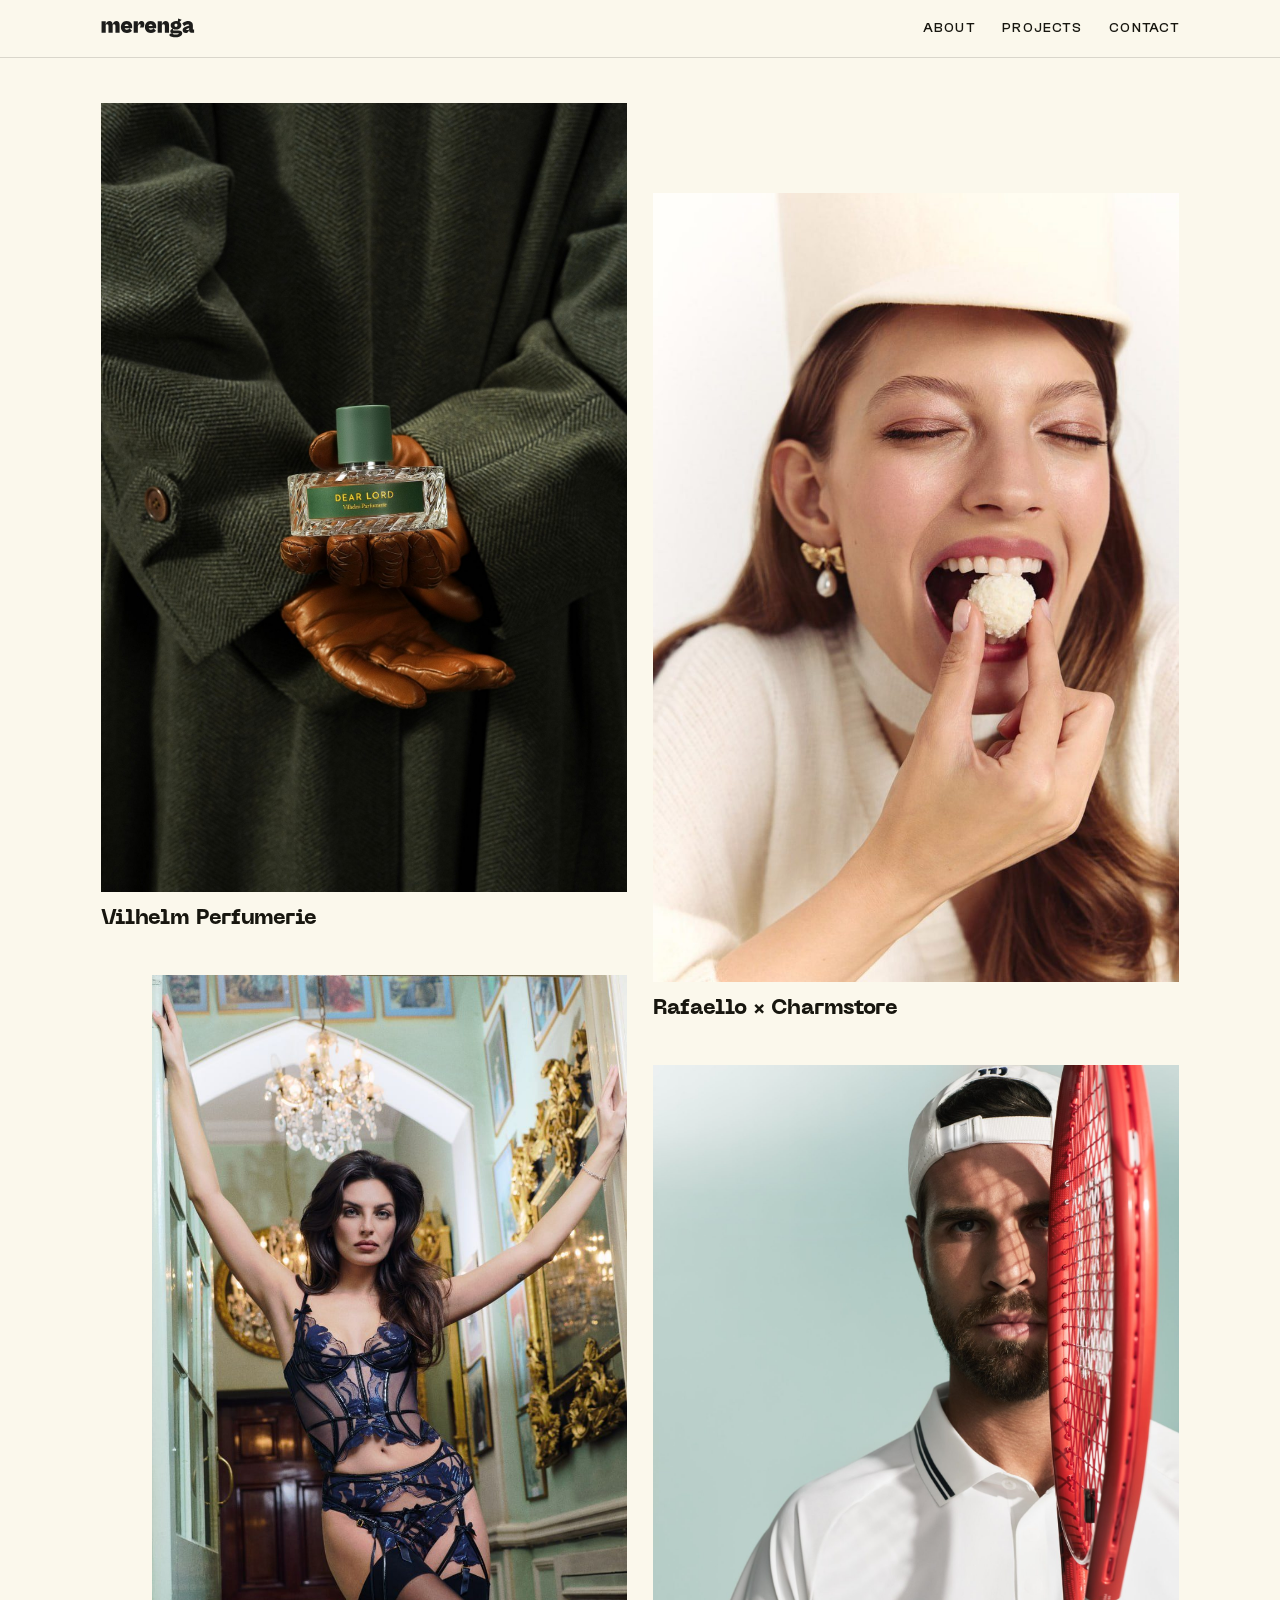
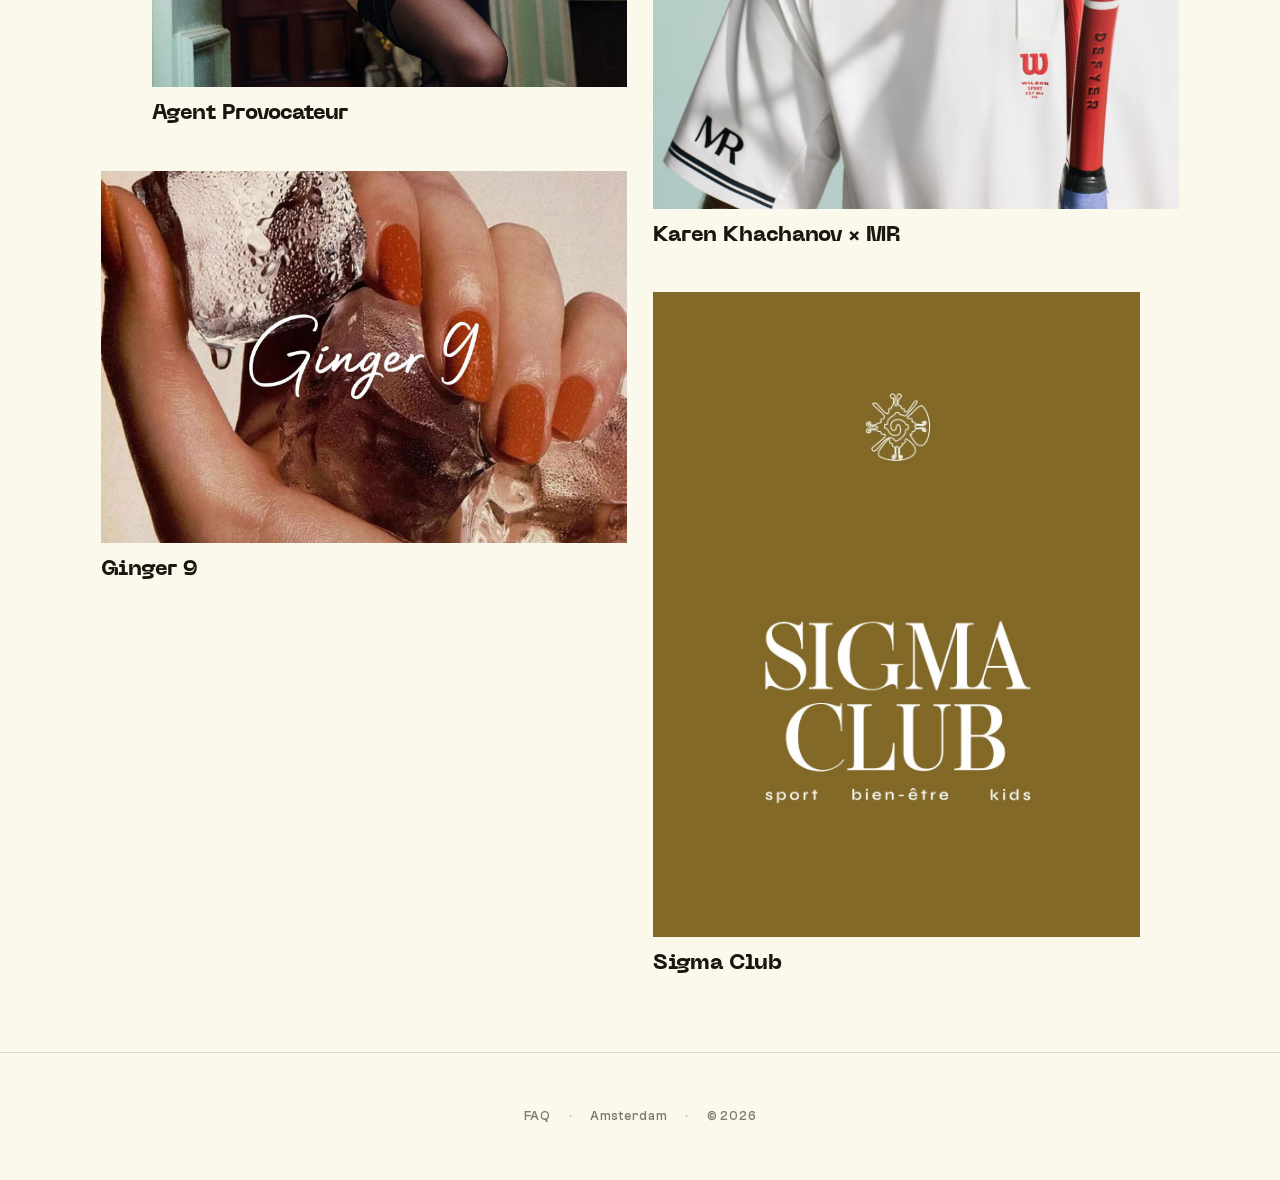
<file: projects.html>
<!doctype html><html lang="en"><head>
<meta charset="utf-8"><meta name="viewport" content="width=device-width,initial-scale=1">
<script async src="https://www.googletagmanager.com/gtag/js?id=G-4FZXHGJBSR"></script>
<script>window.dataLayer=window.dataLayer||[];function gtag(){dataLayer.push(arguments);}gtag('js',new Date());gtag('config','G-4FZXHGJBSR');</script>
<title>Projects — Merenga</title><meta name="description" content="Selected work by Merenga across fashion, beauty and lifestyle.">
<link rel="canonical" href="https://merengabbs.com/projects.html">
<meta name="robots" content="index, follow, max-image-preview:large">
<meta name="geo.region" content="NL-NH"><meta name="geo.placename" content="Amsterdam">
<meta property="og:type" content="website"><meta property="og:site_name" content="Merenga"><meta property="og:locale" content="en_US">
<meta property="og:title" content="Projects — Merenga"><meta property="og:description" content="Selected work by Merenga across fashion, beauty and lifestyle."><meta property="og:url" content="https://merengabbs.com/projects.html">
<meta property="og:image" content="https://merengabbs.com/og-image.jpg"><meta property="og:image:width" content="1200"><meta property="og:image:height" content="630">
<meta name="twitter:card" content="summary_large_image"><meta name="twitter:title" content="Projects — Merenga"><meta name="twitter:description" content="Selected work by Merenga across fashion, beauty and lifestyle."><meta name="twitter:image" content="https://merengabbs.com/og-image.jpg">
<link rel="icon" href="favicon.svg" type="image/svg+xml">
<link rel="icon" href="favicon.ico" sizes="any">
<link rel="apple-touch-icon" href="apple-touch-icon.png">
<meta name="theme-color" content="#F3EA9E">
<link href="https://fonts.googleapis.com/css2?family=Roboto:ital,wght@0,400;0,500;1,400&display=swap" rel="stylesheet">
<link rel="stylesheet" href="merenga.css"></head><body><header class="hdr"><div class="hdr-in"><a class="logo" href="./" aria-label="Merenga — home"><svg id="_Слой_1" data-name="Слой_1" xmlns="http://www.w3.org/2000/svg" version="1.1" viewBox="70 220 1310 280">
  <!-- Generator: Adobe Illustrator 29.8.2, SVG Export Plug-In . SVG Version: 2.1.1 Build 3)  -->
  <defs>
    <style>
      .st0 {
        fill: #1d1d1b;
      }
    </style>
  </defs>
  <path class="st0" d="M285.67,263.36c-12.74,0-22.84,2.76-30.3,8.26-7.43,5.53-12.89,12.68-16.33,21.55-2.64,6.74-4.59,13.74-5.84,20.98-.06-16.21-4.02-28.73-11.81-37.5-7.89-8.87-18.85-13.29-32.88-13.29-12.77,0-22.84,2.76-30.3,8.26-7.46,5.53-12.89,12.68-16.36,21.55-2.64,6.78-4.58,13.84-5.83,21.14v-47.69h-58.3v160.01h58.3v-87.13c0-8.66.55-15.29,1.63-19.92s3.07-7.83,5.99-9.55c2.92-1.75,6.85-2.61,11.82-2.61,8.01,0,13.23,2.55,15.72,7.61,2.49,5.07,3.71,12.46,3.71,22.2v89.4h58.33v-87.13c0-8.66.52-15.29,1.6-19.92,1.11-4.64,3.1-7.83,6.02-9.55,2.92-1.75,6.85-2.61,11.82-2.61,7.98,0,13.23,2.55,15.72,7.61,2.46,5.07,3.71,12.46,3.71,22.2v89.4h58.3v-112.09c0-16.39-3.93-29.04-11.82-37.88-7.89-8.87-18.85-13.29-32.88-13.29Z"/>
  <path class="st0" d="M472.88,274.04c-11.45-7.12-26.34-10.68-44.7-10.68-16.18,0-30.27,3.56-42.28,10.68-11.97,7.12-21.28,16.98-27.85,29.47-6.6,12.56-9.89,26.89-9.89,43.1s3.28,30.55,9.89,43.07c6.57,12.53,16.24,22.35,28.98,29.47,12.74,7.12,28.31,10.71,46.67,10.71s33.06-3.25,44.21-9.73c11.11-6.48,19.71-13.72,25.76-21.71l-35.31-33.68c-1.96,4.51-4.61,8.14-7.95,10.84-3.35,2.7-7.12,4.67-11.33,5.83-4.21,1.2-9.03,1.78-14.43,1.78-6.26,0-11.94-.98-17.01-2.92-5.07-1.93-9.06-5.13-11.97-9.55-1.6-2.42-2.74-5.3-3.47-8.6h102.76c.43-1.93.8-5.37,1.14-10.35.31-4.97.49-9.39.49-13.29,0-12.96-2.76-25.14-8.26-36.6-5.53-11.45-14-20.75-25.45-27.88ZM428.52,306.77c9.49,0,16.18,2.49,20.08,7.46,3.38,4.32,5.28,10.25,5.73,17.81h-52.93c.51-7.9,2.92-13.94,7.2-18.14,4.85-4.76,11.48-7.12,19.92-7.12Z"/>
  <path class="st0" d="M638.76,263.36c-8.84,0-16.52,1.93-22.99,5.83-6.48,3.9-11.82,9.03-16.03,15.38-4.21,6.39-7.52,13.29-9.89,20.75-1.69,5.26-2.98,10.5-3.9,15.72v-54.43h-58.3v160.01h58.3v-80.65c0-8.66,1.2-15.81,3.56-21.55,2.39-5.71,5.56-9.98,9.58-12.8,3.99-2.79,8.14-4.21,12.46-4.21,4.76,0,8.14,1.41,10.19,4.21,2.06,2.82,3.07,6.48,3.07,11.02s-1.29,9.89-3.87,15.38c-2.61,5.53-5.4,10.01-8.41,13.45h53.42c2.39-4.08,4.82-10.04,7.31-17.81,2.49-7.77,3.71-16.52,3.71-26.25,0-13.39-2.86-24.07-8.57-32.05-5.74-8.01-15.63-12-29.66-12Z"/>
  <path class="st0" d="M809.15,274.04c-11.45-7.12-26.34-10.68-44.7-10.68-16.18,0-30.27,3.56-42.28,10.68-11.97,7.12-21.28,16.98-27.85,29.47-6.6,12.56-9.89,26.89-9.89,43.1s3.29,30.55,9.89,43.07c6.57,12.53,16.24,22.35,28.98,29.47,12.74,7.12,28.31,10.71,46.67,10.71s33.06-3.25,44.21-9.73c11.11-6.48,19.71-13.72,25.76-21.71l-35.31-33.68c-1.96,4.51-4.61,8.14-7.95,10.84-3.35,2.7-7.12,4.67-11.33,5.83-4.21,1.2-9.03,1.78-14.43,1.78-6.26,0-11.94-.98-17.01-2.92-5.07-1.93-9.06-5.13-11.97-9.55-1.6-2.42-2.74-5.3-3.47-8.6h102.76c.43-1.93.8-5.37,1.14-10.35.31-4.97.49-9.39.49-13.29,0-12.96-2.76-25.14-8.26-36.6-5.53-11.45-14-20.75-25.45-27.88ZM764.79,306.77c9.49,0,16.18,2.49,20.08,7.46,3.38,4.32,5.28,10.25,5.73,17.81h-52.93c.51-7.9,2.92-13.94,7.2-18.14,4.85-4.76,11.48-7.12,19.92-7.12Z"/>
  <path class="st0" d="M974.69,263.36c-12.1,0-21.89,2.76-29.32,8.26-7.46,5.53-13.08,12.68-16.85,21.55-2.92,6.83-5.02,13.94-6.32,21.29v-47.85h-58.3v160.01h58.3v-87.13c0-8.66.61-15.29,1.78-19.92,1.2-4.64,3.29-7.83,6.32-9.55,3.04-1.75,7.34-2.61,12.96-2.61,8.84,0,14.58,2.55,17.16,7.61,2.61,5.07,3.9,12.46,3.9,22.2v89.4h58.3v-112.09c0-16.39-4.27-29.04-12.8-37.88-8.53-8.87-20.23-13.29-35.12-13.29Z"/>
  <path class="st0" d="M1195.28,404.77c-8.2-7.46-22.26-11.18-42.12-11.18h-61.52c-5.4,0-9.15-.98-11.18-2.92-2.06-1.96-3.1-4.64-3.1-8.11,0-2.79.55-5.34,1.63-7.61.2-.42.4-.8.61-1.19.5.24,1,.47,1.51.7,11.11,4.97,24.13,7.46,39.02,7.46s27.91-2.49,39.05-7.46c11.11-4.97,19.8-11.91,26.07-20.88,6.26-8.96,9.39-19.28,9.39-30.95s-3.13-22.23-9.39-31.1c-4.51-6.36-10.28-11.72-17.3-16.08l31.54-31.88-48.6-16.18-5.86,38.67c-7.62-1.81-15.92-2.72-24.9-2.72-14.89,0-27.91,2.49-39.02,7.46-11.14,4.97-19.83,11.88-26.1,20.72-6.26,8.87-9.39,19.22-9.39,31.1s3.13,21.98,9.39,30.95c4.45,6.37,10.13,11.71,17.05,16.06-3.61,1.5-7.3,3.48-11.06,5.95-5.71,3.78-10.56,8.38-14.55,13.78-4.02,5.4-6.02,11.45-6.02,18.11,0,8.23,2.98,14.28,8.93,18.14,5.93,3.9,12.89,6.48,20.88,7.8-7.98,0-15.17.86-21.55,2.58-6.35,1.72-11.39,4.33-15.04,7.77-3.68,3.47-5.53,7.89-5.53,13.29,0,8.84,6.54,16.58,19.62,23.15,13.05,6.6,33.4,9.89,61.06,9.89,23.3,0,42.28-2.64,56.86-7.92,14.55-5.31,25.21-12.31,31.9-21.06,6.69-8.75,10.04-18.11,10.04-28.03,0-11.45-4.11-20.91-12.31-28.34ZM1105.38,305.64c3.99-3.56,8.9-5.34,14.74-5.34s10.75,1.78,14.74,5.34c3.99,3.56,5.99,9.24,5.99,17.01s-2,13.45-5.99,17.01c-3.99,3.56-8.9,5.34-14.74,5.34s-10.75-1.78-14.74-5.34c-3.99-3.56-5.99-9.24-5.99-17.01s2-13.45,5.99-17.01ZM1148.15,448c-7.03,1.96-17.99,2.92-32.88,2.92s-25.97-1.17-31.93-3.56c-5.93-2.36-8.9-5.71-8.9-10.04,0-.86.06-1.63.18-2.27.09-.64.25-1.17.46-1.6h69.02c4.97,0,8.63.43,11.02,1.29,2.36.86,3.56,2.58,3.56,5.19,0,3.44-3.53,6.14-10.53,8.07Z"/>
  <path class="st0" d="M1364.07,382.23c-2.82,0-4.82-.68-6.02-2.09-1.17-1.41-1.78-3.84-1.78-7.31v-48.26c0-20.51-5.93-35.83-17.81-45.99-11.88-10.16-28.09-15.23-48.6-15.23-10.99,0-21.49,1.35-31.41,4.05-9.95,2.7-19.13,6.39-27.54,11.02-8.41,4.64-16,9.98-22.69,16.03l25.91,42.77c6.69-7.55,14.8-13.6,24.32-18.14,9.49-4.54,18.88-6.82,28.18-6.82s15.01,2.18,17.16,6.48c.87,1.76,1.57,3.99,2.08,6.67l-42.92,13.1c-17.68,5.4-30.49,12.03-38.38,19.92-7.89,7.89-11.82,18.3-11.82,31.25,0,14.46,4.05,24.84,12.16,31.1,8.07,6.26,17.96,9.39,29.63,9.39s20.57-2.64,27.39-7.92c6.78-5.31,11.97-11.73,15.53-19.28,3.1-6.57,5.42-12.99,6.97-19.24v12.42c0,7.55,1.72,13.57,5.19,17.99,3.44,4.42,7.92,7.61,13.45,9.55,5.5,1.93,11.27,2.92,17.32,2.92h33.06v-44.39h-9.39ZM1302.82,376.43c-1.07,3.01-2.73,5.5-5,7.43-2.27,1.96-5.13,3.41-8.6,4.39-3.44.95-7.55,1.44-12.31,1.44-4.11,0-7.18-.71-9.24-2.09-2.03-1.41-3.07-3.41-3.07-6.02,0-2.15.92-4.08,2.76-5.83,1.84-1.72,5.43-3.56,10.84-5.5l26.25-9.29v4.75c0,4.11-.55,7.68-1.63,10.71Z"/>
</svg></a><nav class="nav-d"><a href="about.html">About</a><a href="projects.html">Projects</a><a href="contact.html">Contact</a></nav><div class="nav-m"><a class="nav-contact" href="contact.html">Contact</a><button class="burger" aria-label="Menu"><span></span><span></span><span></span></button></div><nav class="nav-mobile"><a href="about.html">About</a><a href="projects.html">Projects</a><a href="contact.html">Contact</a></nav></div></header><div class="wrap" style="padding-top:clamp(28px,5vh,60px);padding-bottom:clamp(50px,8vh,100px)"><div class="pv5"><div class="col col1"><a class="tile reveal" href="cases/vilhelm.html"><div class="ph"><img src="assets/cases/vilhelm/cover.jpg" alt="Vilhelm Perfumerie"></div><div class="cap">Vilhelm Perfumerie</div></a><a class="tile reveal" href="cases/agent-provocateur.html"><div class="ph"><img src="assets/cases/agent-provocateur/cover.jpg" alt="Agent Provocateur"></div><div class="cap">Agent Provocateur</div></a><a class="tile reveal" href="cases/ginger-9.html"><div class="ph"><img src="assets/cases/ginger-9/cover.jpg" alt="Ginger 9"></div><div class="cap">Ginger 9</div></a></div><div class="col col2"><a class="tile reveal" href="cases/rafaello.html"><div class="ph"><img src="assets/cases/rafaello/cover.jpg" alt="Rafaello × Charmstore"></div><div class="cap">Rafaello × Charmstore</div></a><a class="tile reveal" href="cases/karen-khachanov.html"><div class="ph"><img src="assets/cases/karen-khachanov/cover.jpg" alt="Karen Khachanov × MR"></div><div class="cap">Karen Khachanov × MR</div></a><a class="tile reveal" href="cases/sigma-club.html"><div class="ph"><img src="assets/cases/sigma-club/cover.jpg" alt="Sigma Club"></div><div class="cap">Sigma Club</div></a></div></div></div><footer class="foot"><div class="contacts"><a href="faq.html">FAQ</a><span class="sep">·</span><span>Amsterdam</span><span class="sep">·</span><span>© 2026</span></div></footer><script>
document.addEventListener('click',function(e){
  var b=e.target.closest('.burger');
  if(b){var h=b.closest('.hdr'); if(h)h.classList.toggle('open'); e.preventDefault(); return;}
  var a=e.target.closest('.nav-mobile a');
  if(a){var h=a.closest('.hdr'); if(h)h.classList.remove('open');}
});
</script><script>
(function(){
 if(!('IntersectionObserver' in window)){document.querySelectorAll('.reveal').forEach(function(el){el.classList.add('in');});return;}
 var io=new IntersectionObserver(function(es){es.forEach(function(e){if(e.isIntersecting){e.target.classList.add('in');io.unobserve(e.target);}});},{rootMargin:'0px 0px -12% 0px',threshold:.05});
 document.querySelectorAll('.reveal').forEach(function(el){io.observe(el);});
})();
</script><script src="assets/js/merenga-motion.js" defer></script></body></html>
</file>
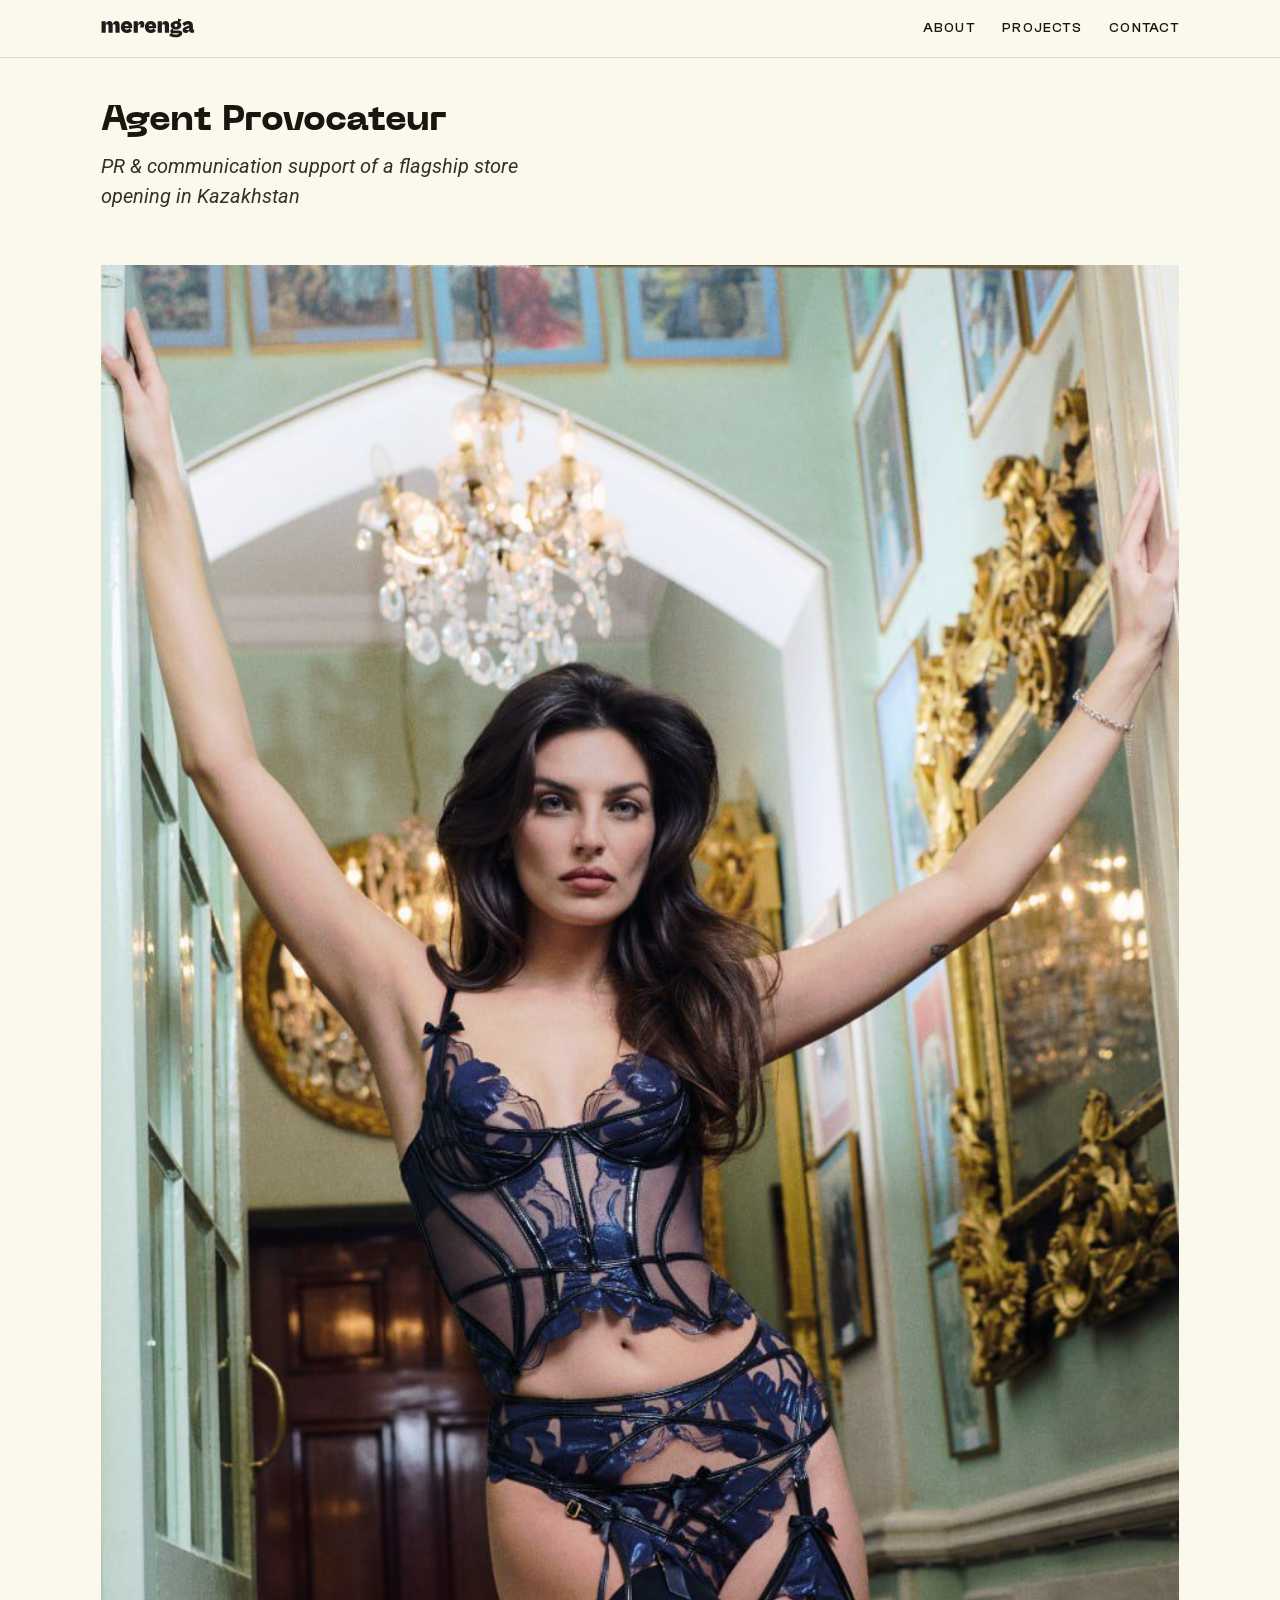
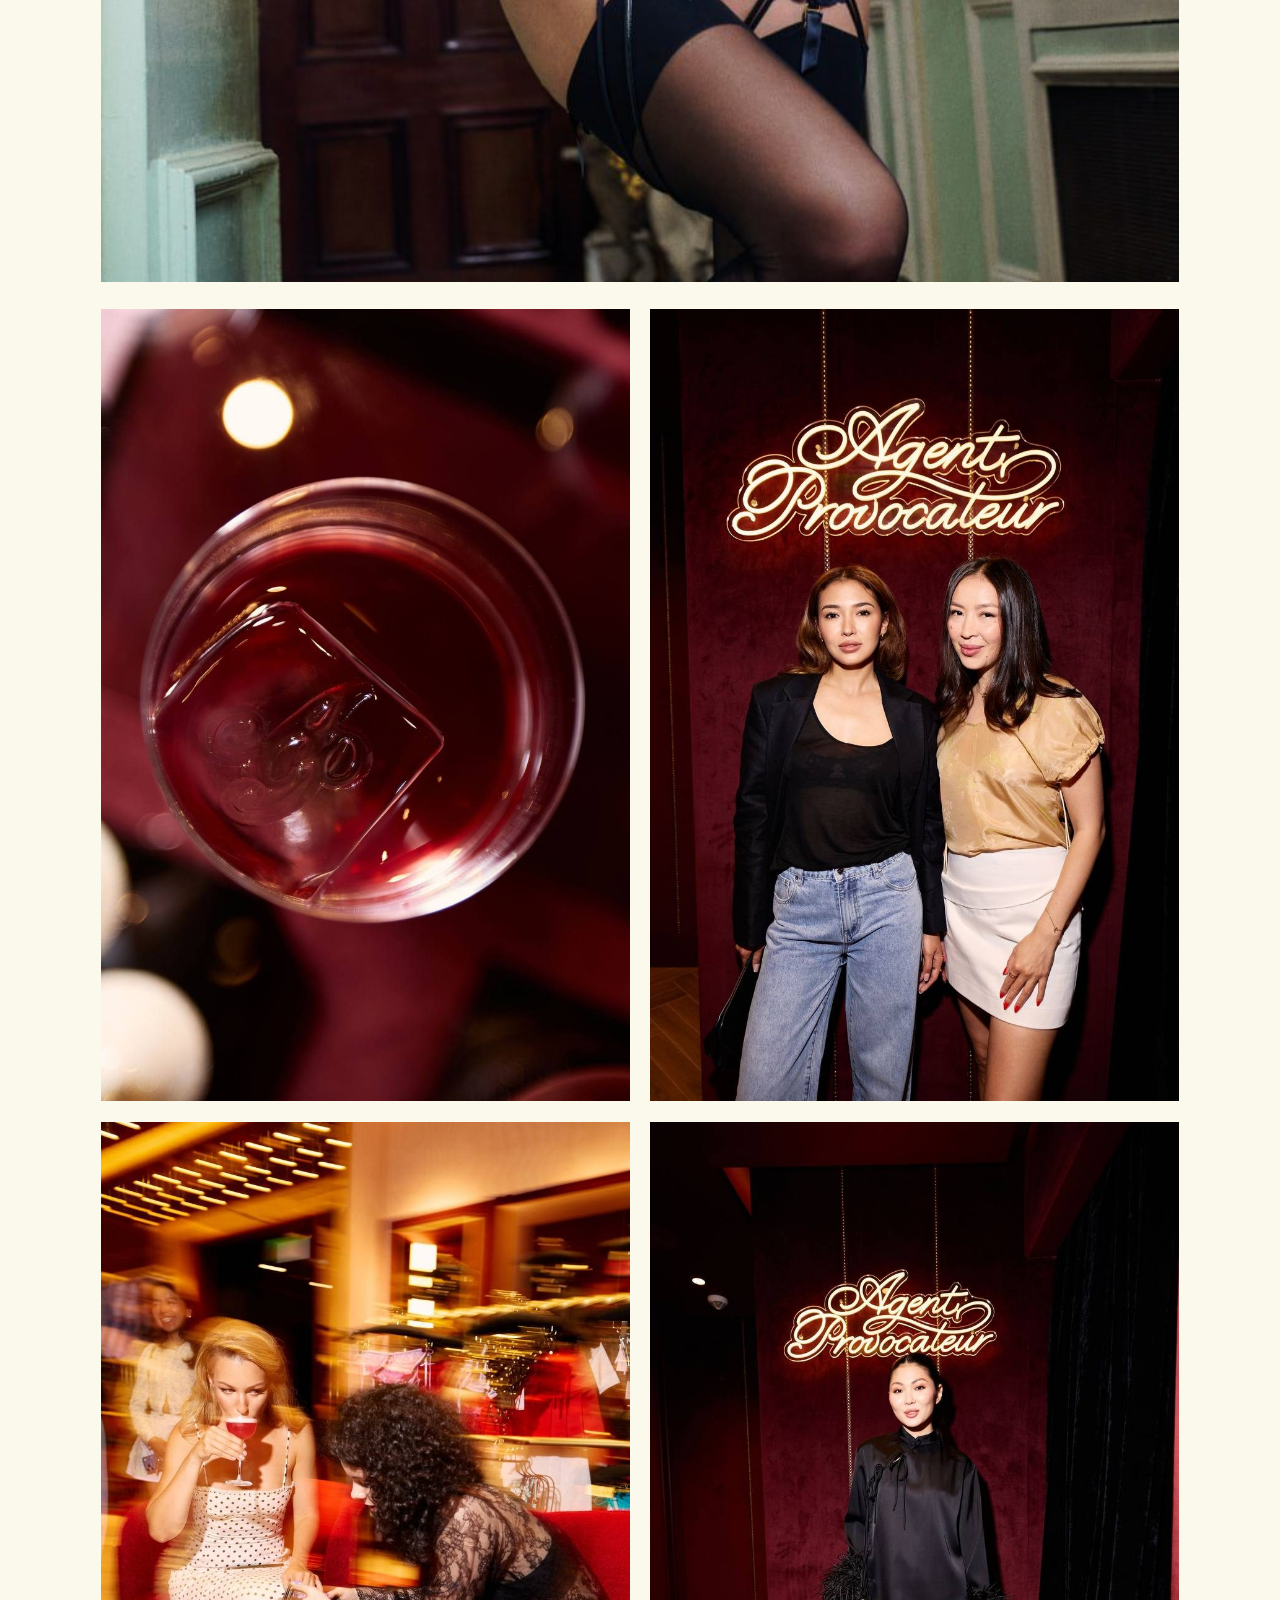
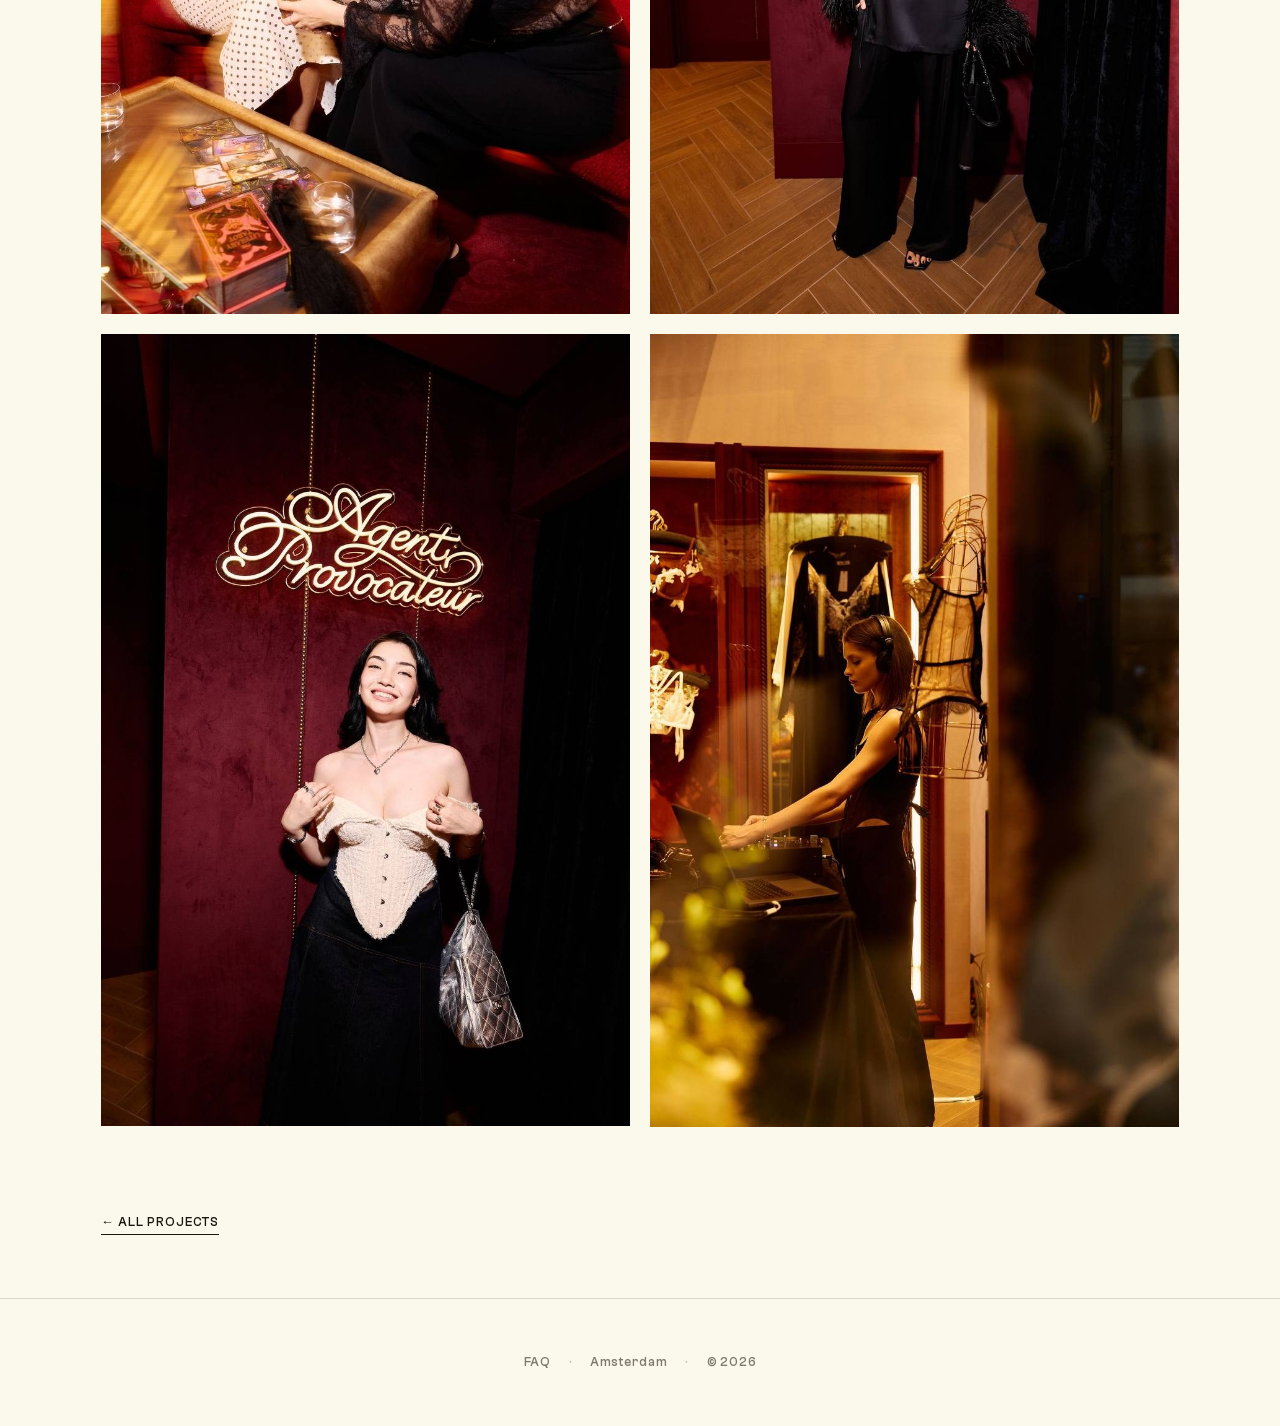
<file: cases/agent-provocateur.html>
<!doctype html><html lang="en"><head>
<meta charset="utf-8"><meta name="viewport" content="width=device-width,initial-scale=1">
<script async src="https://www.googletagmanager.com/gtag/js?id=G-4FZXHGJBSR"></script>
<script>window.dataLayer=window.dataLayer||[];function gtag(){dataLayer.push(arguments);}gtag('js',new Date());gtag('config','G-4FZXHGJBSR');</script>
<title>Agent Provocateur — Merenga</title><meta name="description" content="PR &amp; communication support of a flagship store opening in Kazakhstan">
<link rel="canonical" href="https://merengabbs.com/cases/agent-provocateur.html">
<meta name="robots" content="index, follow, max-image-preview:large">
<meta name="geo.region" content="NL-NH"><meta name="geo.placename" content="Amsterdam">
<meta property="og:type" content="website"><meta property="og:site_name" content="Merenga"><meta property="og:locale" content="en_US">
<meta property="og:title" content="Agent Provocateur — Merenga"><meta property="og:description" content="PR &amp; communication support of a flagship store opening in Kazakhstan"><meta property="og:url" content="https://merengabbs.com/cases/agent-provocateur.html">
<meta property="og:image" content="https://merengabbs.com/og-image.jpg"><meta property="og:image:width" content="1200"><meta property="og:image:height" content="630">
<meta name="twitter:card" content="summary_large_image"><meta name="twitter:title" content="Agent Provocateur — Merenga"><meta name="twitter:description" content="PR &amp; communication support of a flagship store opening in Kazakhstan"><meta name="twitter:image" content="https://merengabbs.com/og-image.jpg">
<link rel="icon" href="../favicon.svg" type="image/svg+xml">
<link rel="icon" href="../favicon.ico" sizes="any">
<link rel="apple-touch-icon" href="../apple-touch-icon.png">
<meta name="theme-color" content="#F3EA9E">
<link href="https://fonts.googleapis.com/css2?family=Roboto:ital,wght@0,400;0,500;1,400&display=swap" rel="stylesheet">
<link rel="stylesheet" href="../merenga.css"></head><body><header class="hdr"><div class="hdr-in"><a class="logo" href="../" aria-label="Merenga — home"><svg id="_Слой_1" data-name="Слой_1" xmlns="http://www.w3.org/2000/svg" version="1.1" viewBox="70 220 1310 280">
  <!-- Generator: Adobe Illustrator 29.8.2, SVG Export Plug-In . SVG Version: 2.1.1 Build 3)  -->
  <defs>
    <style>
      .st0 {
        fill: #1d1d1b;
      }
    </style>
  </defs>
  <path class="st0" d="M285.67,263.36c-12.74,0-22.84,2.76-30.3,8.26-7.43,5.53-12.89,12.68-16.33,21.55-2.64,6.74-4.59,13.74-5.84,20.98-.06-16.21-4.02-28.73-11.81-37.5-7.89-8.87-18.85-13.29-32.88-13.29-12.77,0-22.84,2.76-30.3,8.26-7.46,5.53-12.89,12.68-16.36,21.55-2.64,6.78-4.58,13.84-5.83,21.14v-47.69h-58.3v160.01h58.3v-87.13c0-8.66.55-15.29,1.63-19.92s3.07-7.83,5.99-9.55c2.92-1.75,6.85-2.61,11.82-2.61,8.01,0,13.23,2.55,15.72,7.61,2.49,5.07,3.71,12.46,3.71,22.2v89.4h58.33v-87.13c0-8.66.52-15.29,1.6-19.92,1.11-4.64,3.1-7.83,6.02-9.55,2.92-1.75,6.85-2.61,11.82-2.61,7.98,0,13.23,2.55,15.72,7.61,2.46,5.07,3.71,12.46,3.71,22.2v89.4h58.3v-112.09c0-16.39-3.93-29.04-11.82-37.88-7.89-8.87-18.85-13.29-32.88-13.29Z"/>
  <path class="st0" d="M472.88,274.04c-11.45-7.12-26.34-10.68-44.7-10.68-16.18,0-30.27,3.56-42.28,10.68-11.97,7.12-21.28,16.98-27.85,29.47-6.6,12.56-9.89,26.89-9.89,43.1s3.28,30.55,9.89,43.07c6.57,12.53,16.24,22.35,28.98,29.47,12.74,7.12,28.31,10.71,46.67,10.71s33.06-3.25,44.21-9.73c11.11-6.48,19.71-13.72,25.76-21.71l-35.31-33.68c-1.96,4.51-4.61,8.14-7.95,10.84-3.35,2.7-7.12,4.67-11.33,5.83-4.21,1.2-9.03,1.78-14.43,1.78-6.26,0-11.94-.98-17.01-2.92-5.07-1.93-9.06-5.13-11.97-9.55-1.6-2.42-2.74-5.3-3.47-8.6h102.76c.43-1.93.8-5.37,1.14-10.35.31-4.97.49-9.39.49-13.29,0-12.96-2.76-25.14-8.26-36.6-5.53-11.45-14-20.75-25.45-27.88ZM428.52,306.77c9.49,0,16.18,2.49,20.08,7.46,3.38,4.32,5.28,10.25,5.73,17.81h-52.93c.51-7.9,2.92-13.94,7.2-18.14,4.85-4.76,11.48-7.12,19.92-7.12Z"/>
  <path class="st0" d="M638.76,263.36c-8.84,0-16.52,1.93-22.99,5.83-6.48,3.9-11.82,9.03-16.03,15.38-4.21,6.39-7.52,13.29-9.89,20.75-1.69,5.26-2.98,10.5-3.9,15.72v-54.43h-58.3v160.01h58.3v-80.65c0-8.66,1.2-15.81,3.56-21.55,2.39-5.71,5.56-9.98,9.58-12.8,3.99-2.79,8.14-4.21,12.46-4.21,4.76,0,8.14,1.41,10.19,4.21,2.06,2.82,3.07,6.48,3.07,11.02s-1.29,9.89-3.87,15.38c-2.61,5.53-5.4,10.01-8.41,13.45h53.42c2.39-4.08,4.82-10.04,7.31-17.81,2.49-7.77,3.71-16.52,3.71-26.25,0-13.39-2.86-24.07-8.57-32.05-5.74-8.01-15.63-12-29.66-12Z"/>
  <path class="st0" d="M809.15,274.04c-11.45-7.12-26.34-10.68-44.7-10.68-16.18,0-30.27,3.56-42.28,10.68-11.97,7.12-21.28,16.98-27.85,29.47-6.6,12.56-9.89,26.89-9.89,43.1s3.29,30.55,9.89,43.07c6.57,12.53,16.24,22.35,28.98,29.47,12.74,7.12,28.31,10.71,46.67,10.71s33.06-3.25,44.21-9.73c11.11-6.48,19.71-13.72,25.76-21.71l-35.31-33.68c-1.96,4.51-4.61,8.14-7.95,10.84-3.35,2.7-7.12,4.67-11.33,5.83-4.21,1.2-9.03,1.78-14.43,1.78-6.26,0-11.94-.98-17.01-2.92-5.07-1.93-9.06-5.13-11.97-9.55-1.6-2.42-2.74-5.3-3.47-8.6h102.76c.43-1.93.8-5.37,1.14-10.35.31-4.97.49-9.39.49-13.29,0-12.96-2.76-25.14-8.26-36.6-5.53-11.45-14-20.75-25.45-27.88ZM764.79,306.77c9.49,0,16.18,2.49,20.08,7.46,3.38,4.32,5.28,10.25,5.73,17.81h-52.93c.51-7.9,2.92-13.94,7.2-18.14,4.85-4.76,11.48-7.12,19.92-7.12Z"/>
  <path class="st0" d="M974.69,263.36c-12.1,0-21.89,2.76-29.32,8.26-7.46,5.53-13.08,12.68-16.85,21.55-2.92,6.83-5.02,13.94-6.32,21.29v-47.85h-58.3v160.01h58.3v-87.13c0-8.66.61-15.29,1.78-19.92,1.2-4.64,3.29-7.83,6.32-9.55,3.04-1.75,7.34-2.61,12.96-2.61,8.84,0,14.58,2.55,17.16,7.61,2.61,5.07,3.9,12.46,3.9,22.2v89.4h58.3v-112.09c0-16.39-4.27-29.04-12.8-37.88-8.53-8.87-20.23-13.29-35.12-13.29Z"/>
  <path class="st0" d="M1195.28,404.77c-8.2-7.46-22.26-11.18-42.12-11.18h-61.52c-5.4,0-9.15-.98-11.18-2.92-2.06-1.96-3.1-4.64-3.1-8.11,0-2.79.55-5.34,1.63-7.61.2-.42.4-.8.61-1.19.5.24,1,.47,1.51.7,11.11,4.97,24.13,7.46,39.02,7.46s27.91-2.49,39.05-7.46c11.11-4.97,19.8-11.91,26.07-20.88,6.26-8.96,9.39-19.28,9.39-30.95s-3.13-22.23-9.39-31.1c-4.51-6.36-10.28-11.72-17.3-16.08l31.54-31.88-48.6-16.18-5.86,38.67c-7.62-1.81-15.92-2.72-24.9-2.72-14.89,0-27.91,2.49-39.02,7.46-11.14,4.97-19.83,11.88-26.1,20.72-6.26,8.87-9.39,19.22-9.39,31.1s3.13,21.98,9.39,30.95c4.45,6.37,10.13,11.71,17.05,16.06-3.61,1.5-7.3,3.48-11.06,5.95-5.71,3.78-10.56,8.38-14.55,13.78-4.02,5.4-6.02,11.45-6.02,18.11,0,8.23,2.98,14.28,8.93,18.14,5.93,3.9,12.89,6.48,20.88,7.8-7.98,0-15.17.86-21.55,2.58-6.35,1.72-11.39,4.33-15.04,7.77-3.68,3.47-5.53,7.89-5.53,13.29,0,8.84,6.54,16.58,19.62,23.15,13.05,6.6,33.4,9.89,61.06,9.89,23.3,0,42.28-2.64,56.86-7.92,14.55-5.31,25.21-12.31,31.9-21.06,6.69-8.75,10.04-18.11,10.04-28.03,0-11.45-4.11-20.91-12.31-28.34ZM1105.38,305.64c3.99-3.56,8.9-5.34,14.74-5.34s10.75,1.78,14.74,5.34c3.99,3.56,5.99,9.24,5.99,17.01s-2,13.45-5.99,17.01c-3.99,3.56-8.9,5.34-14.74,5.34s-10.75-1.78-14.74-5.34c-3.99-3.56-5.99-9.24-5.99-17.01s2-13.45,5.99-17.01ZM1148.15,448c-7.03,1.96-17.99,2.92-32.88,2.92s-25.97-1.17-31.93-3.56c-5.93-2.36-8.9-5.71-8.9-10.04,0-.86.06-1.63.18-2.27.09-.64.25-1.17.46-1.6h69.02c4.97,0,8.63.43,11.02,1.29,2.36.86,3.56,2.58,3.56,5.19,0,3.44-3.53,6.14-10.53,8.07Z"/>
  <path class="st0" d="M1364.07,382.23c-2.82,0-4.82-.68-6.02-2.09-1.17-1.41-1.78-3.84-1.78-7.31v-48.26c0-20.51-5.93-35.83-17.81-45.99-11.88-10.16-28.09-15.23-48.6-15.23-10.99,0-21.49,1.35-31.41,4.05-9.95,2.7-19.13,6.39-27.54,11.02-8.41,4.64-16,9.98-22.69,16.03l25.91,42.77c6.69-7.55,14.8-13.6,24.32-18.14,9.49-4.54,18.88-6.82,28.18-6.82s15.01,2.18,17.16,6.48c.87,1.76,1.57,3.99,2.08,6.67l-42.92,13.1c-17.68,5.4-30.49,12.03-38.38,19.92-7.89,7.89-11.82,18.3-11.82,31.25,0,14.46,4.05,24.84,12.16,31.1,8.07,6.26,17.96,9.39,29.63,9.39s20.57-2.64,27.39-7.92c6.78-5.31,11.97-11.73,15.53-19.28,3.1-6.57,5.42-12.99,6.97-19.24v12.42c0,7.55,1.72,13.57,5.19,17.99,3.44,4.42,7.92,7.61,13.45,9.55,5.5,1.93,11.27,2.92,17.32,2.92h33.06v-44.39h-9.39ZM1302.82,376.43c-1.07,3.01-2.73,5.5-5,7.43-2.27,1.96-5.13,3.41-8.6,4.39-3.44.95-7.55,1.44-12.31,1.44-4.11,0-7.18-.71-9.24-2.09-2.03-1.41-3.07-3.41-3.07-6.02,0-2.15.92-4.08,2.76-5.83,1.84-1.72,5.43-3.56,10.84-5.5l26.25-9.29v4.75c0,4.11-.55,7.68-1.63,10.71Z"/>
</svg></a><nav class="nav-d"><a href="../about.html">About</a><a href="../projects.html">Projects</a><a href="../contact.html">Contact</a></nav><div class="nav-m"><a class="nav-contact" href="../contact.html">Contact</a><button class="burger" aria-label="Menu"><span></span><span></span><span></span></button></div><nav class="nav-mobile"><a href="../about.html">About</a><a href="../projects.html">Projects</a><a href="../contact.html">Contact</a></nav></div></header><div class="wrap case-intro"><h1 class="case-name">Agent Provocateur</h1><p class="case-sub">PR &amp; communication support of a flagship store opening in Kazakhstan</p></div><div class="wrap"><div class="case-feature"><img src="../assets/cases/agent-provocateur/ftop.jpg" alt="Agent Provocateur"></div></div><div class="wrap gal gal-grid2"><img src="../assets/cases/agent-provocateur/g1.jpg" alt="Agent Provocateur" loading="lazy"><img src="../assets/cases/agent-provocateur/g2.jpg" alt="Agent Provocateur" loading="lazy"><img src="../assets/cases/agent-provocateur/g3.jpg" alt="Agent Provocateur" loading="lazy"><img src="../assets/cases/agent-provocateur/g4.jpg" alt="Agent Provocateur" loading="lazy"><img src="../assets/cases/agent-provocateur/g5.jpg" alt="Agent Provocateur" loading="lazy"><img src="../assets/cases/agent-provocateur/g6.jpg" alt="Agent Provocateur" loading="lazy"></div><div class="wrap" style="padding-bottom:clamp(40px,7vh,90px)"><a class="backlink" href="../projects.html">← All projects</a></div><footer class="foot"><div class="contacts"><a href="../faq.html">FAQ</a><span class="sep">·</span><span>Amsterdam</span><span class="sep">·</span><span>© 2026</span></div></footer><script>
document.addEventListener('click',function(e){
  var b=e.target.closest('.burger');
  if(b){var h=b.closest('.hdr'); if(h)h.classList.toggle('open'); e.preventDefault(); return;}
  var a=e.target.closest('.nav-mobile a');
  if(a){var h=a.closest('.hdr'); if(h)h.classList.remove('open');}
});
</script><script src="../assets/js/merenga-motion.js" defer></script><script>try{history.scrollRestoration="manual";}catch(e){}window.scrollTo(0,0);addEventListener("load",function(){window.scrollTo(0,0);setTimeout(function(){if(window.__lenis)window.__lenis.scrollTo(0,{immediate:true});window.scrollTo(0,0);},40);});</script></body></html>
</file>
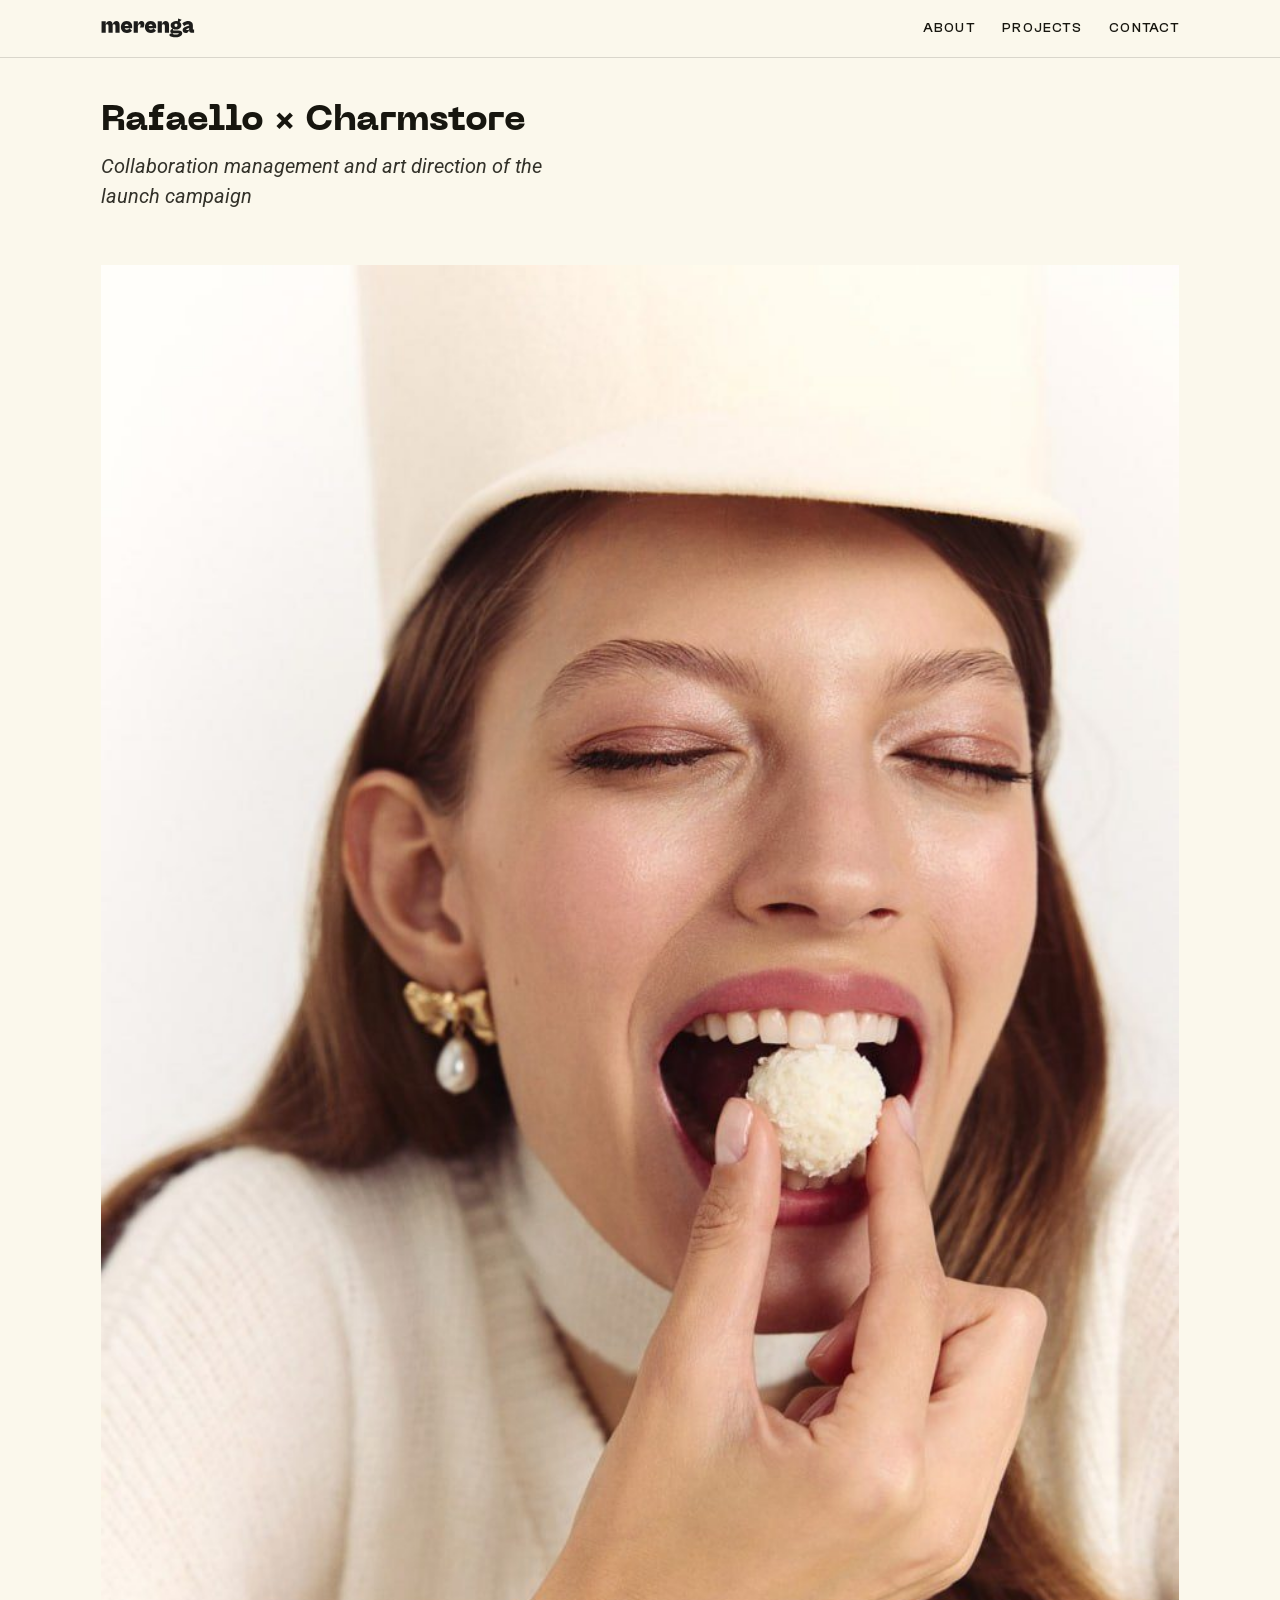
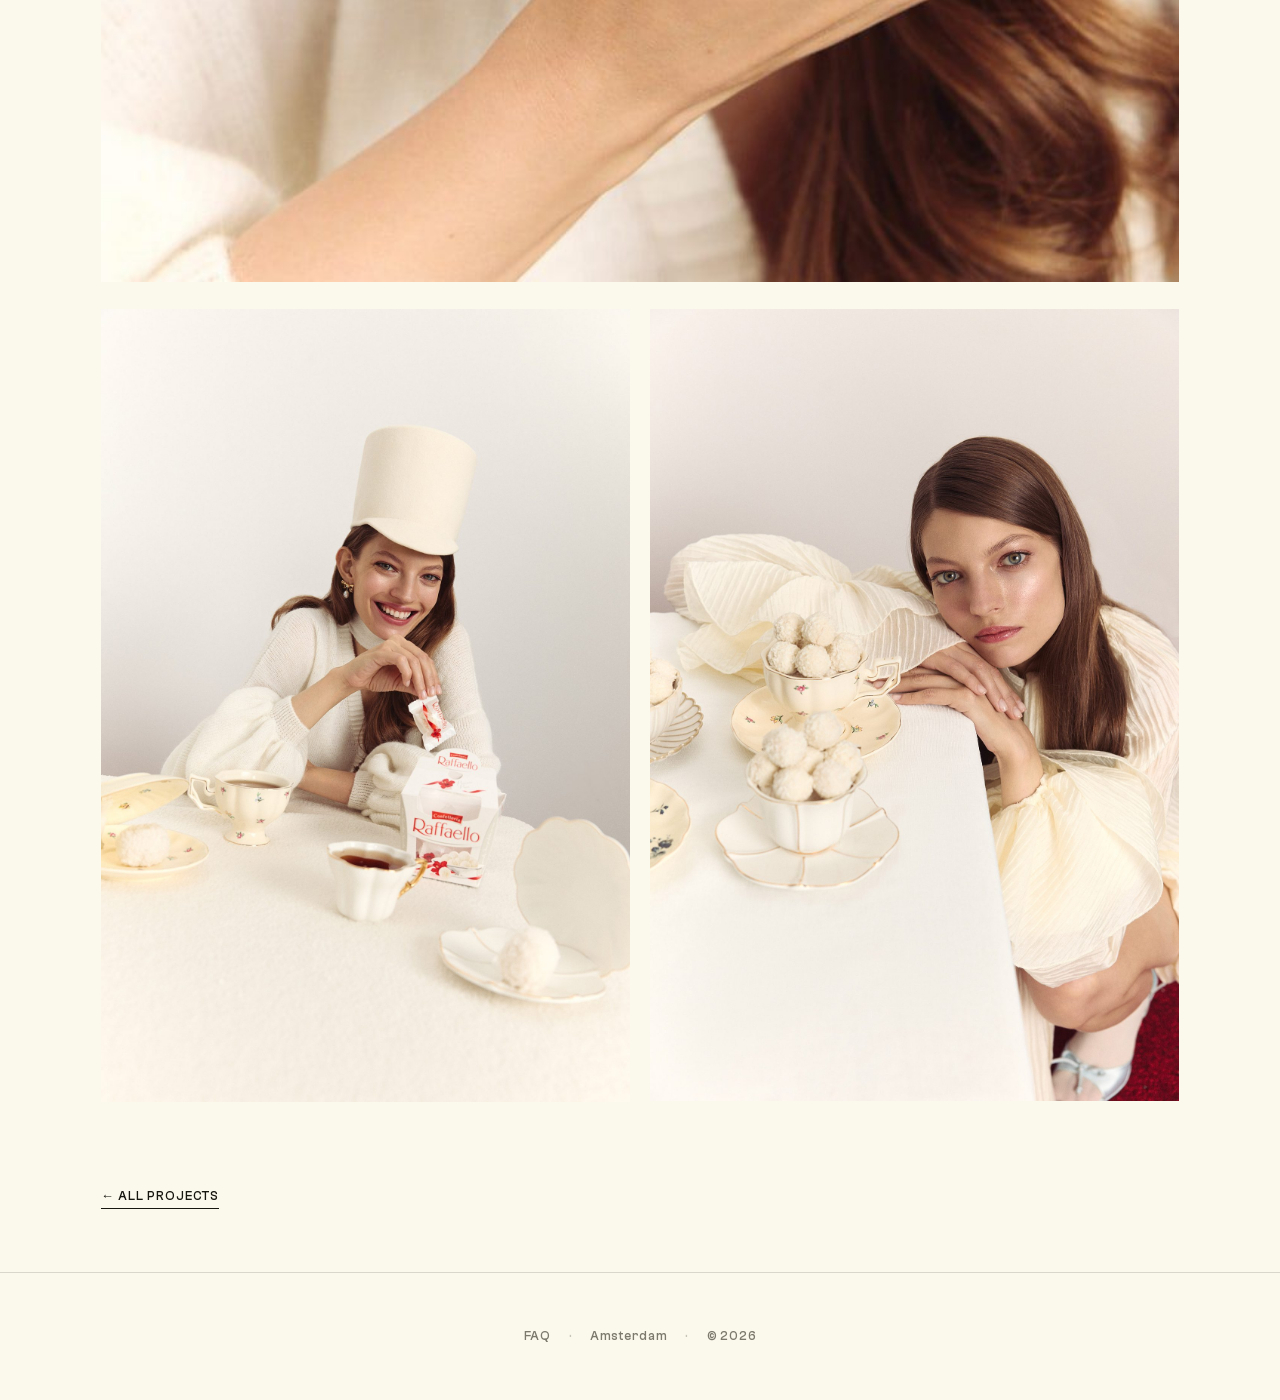
<file: cases/ferrero.html>
<!doctype html><meta charset="utf-8"><title>Rafaello × Charmstore — Merenga</title><meta http-equiv="refresh" content="0; url=rafaello.html"><link rel="canonical" href="rafaello.html"><script>location.replace("rafaello.html")</script><p style="font-family:Arial;padding:2rem">Redirecting to <a href="rafaello.html">Rafaello × Charmstore</a>…</p>
</file>
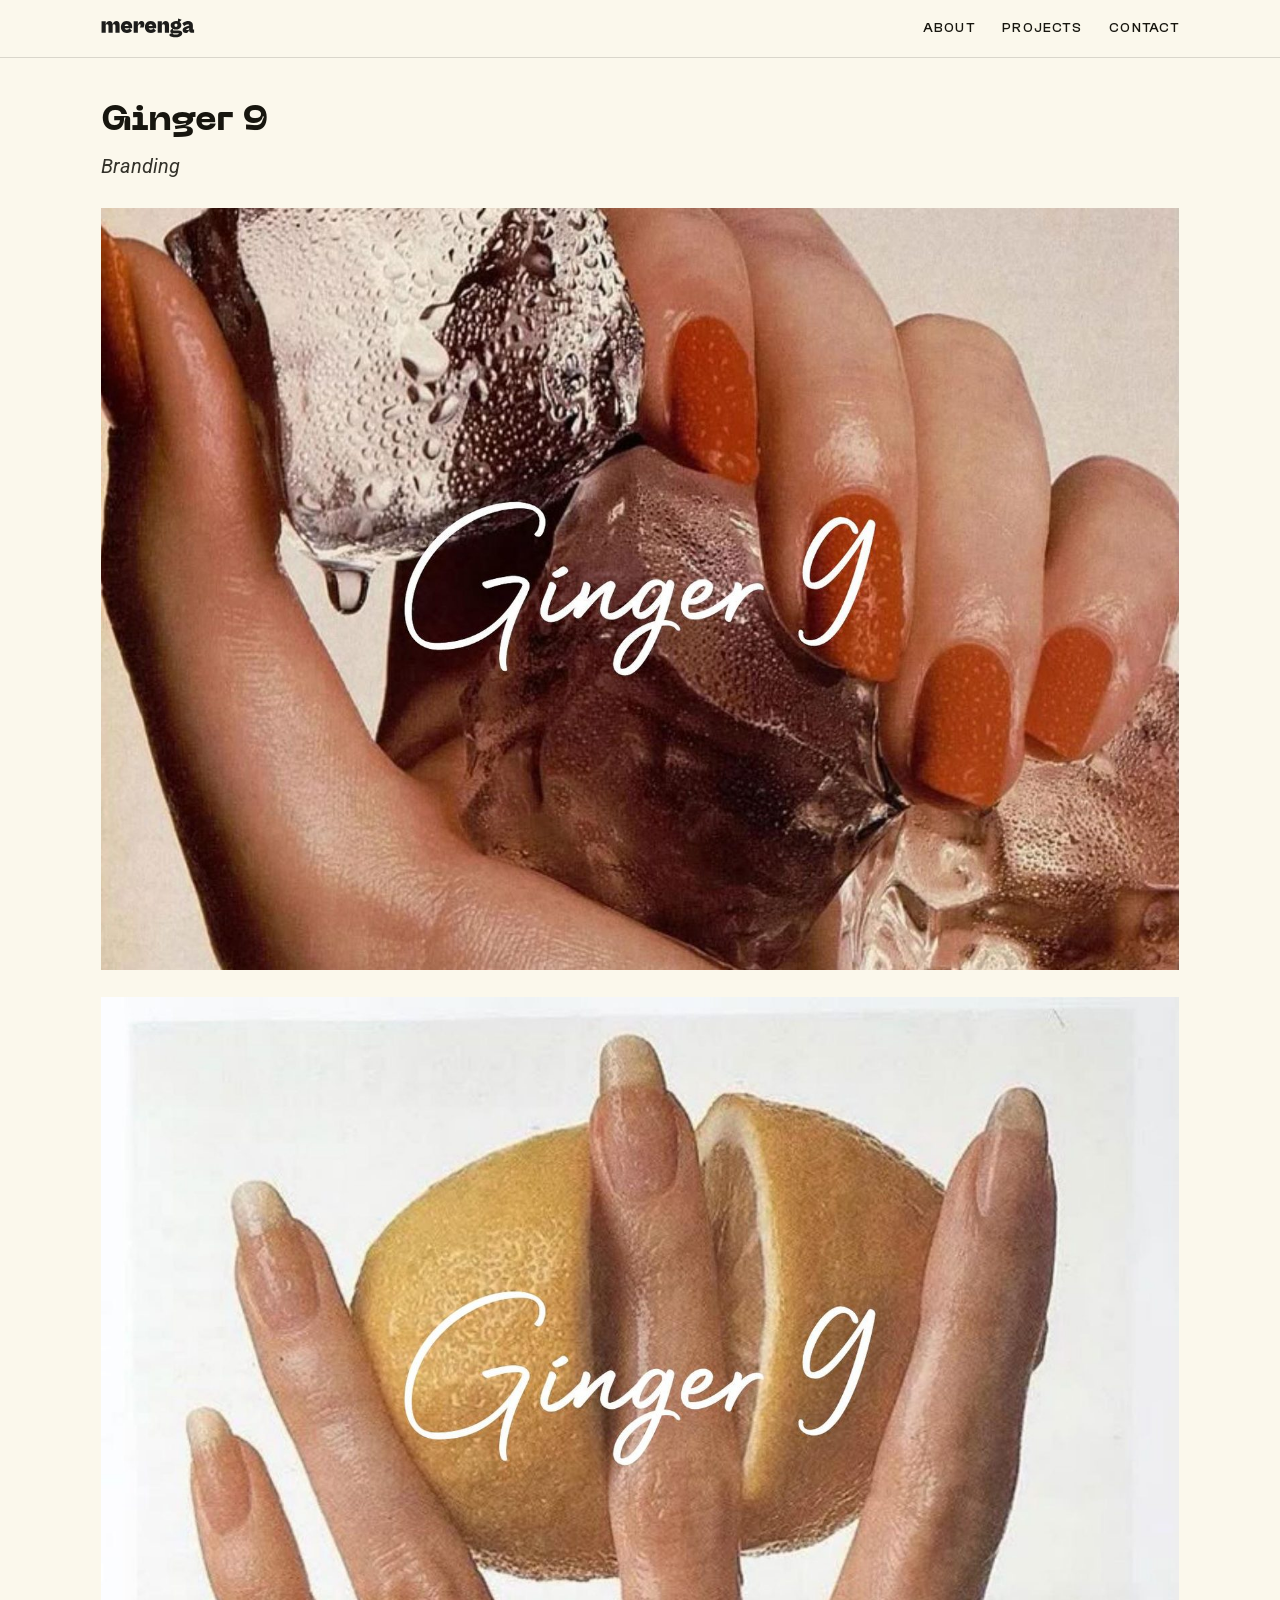
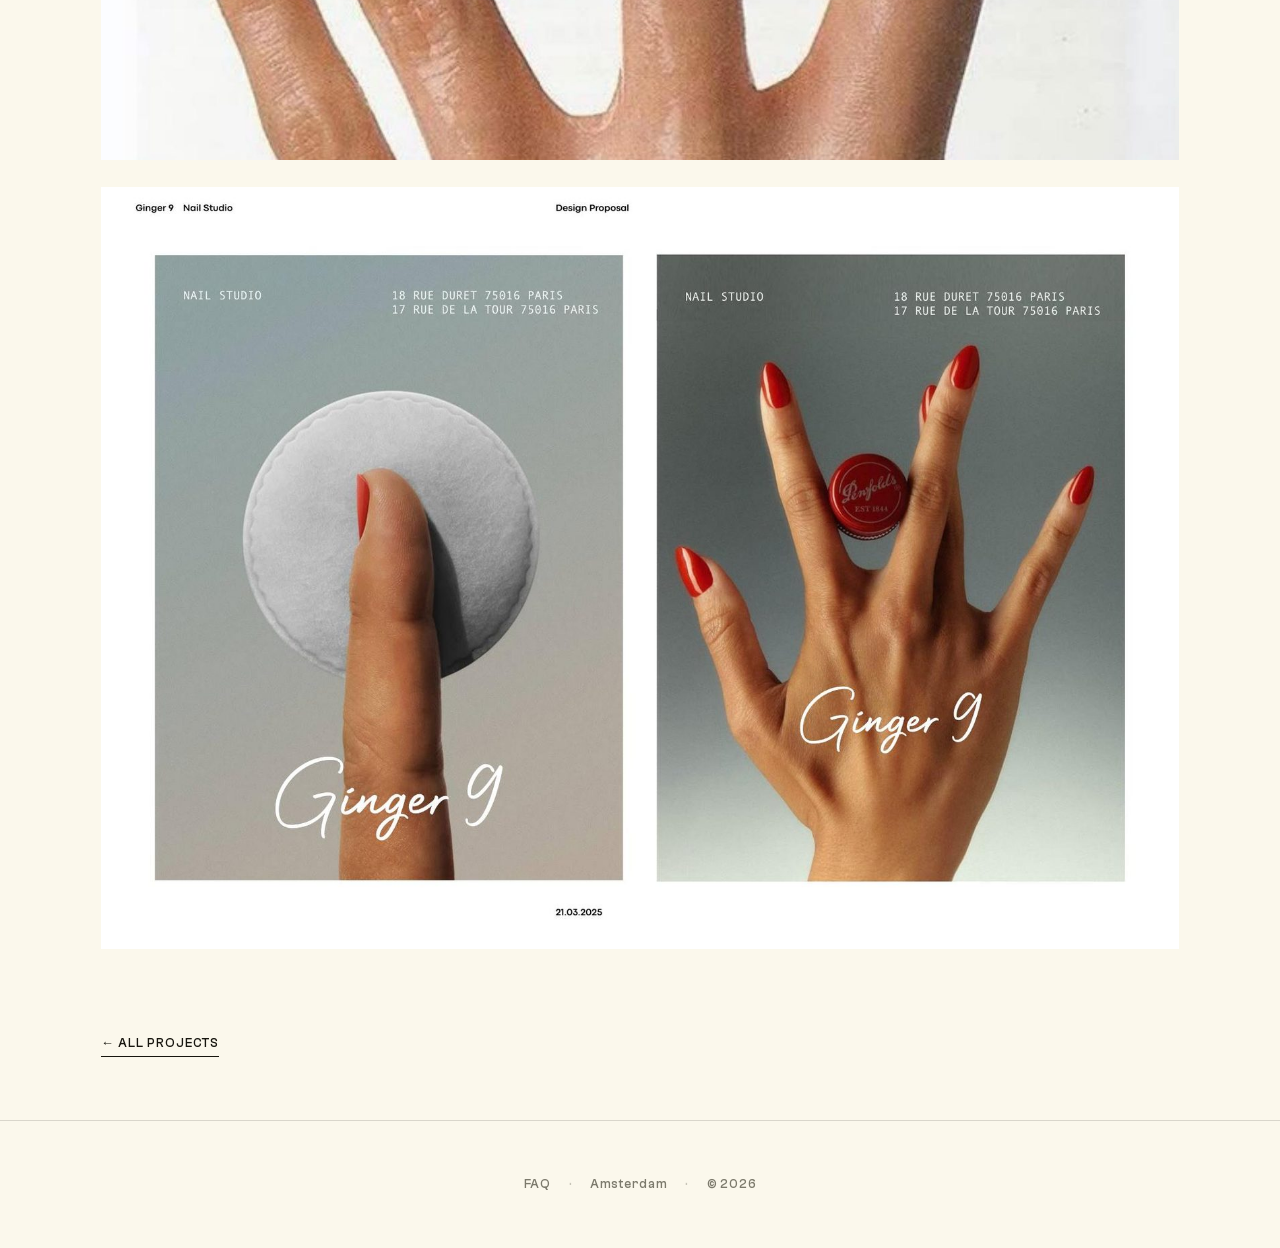
<file: cases/ginger-9.html>
<!doctype html><html lang="en"><head>
<meta charset="utf-8"><meta name="viewport" content="width=device-width,initial-scale=1">
<script async src="https://www.googletagmanager.com/gtag/js?id=G-4FZXHGJBSR"></script>
<script>window.dataLayer=window.dataLayer||[];function gtag(){dataLayer.push(arguments);}gtag('js',new Date());gtag('config','G-4FZXHGJBSR');</script>
<title>Ginger 9 — Merenga</title><meta name="description" content="Branding">
<link rel="canonical" href="https://merengabbs.com/cases/ginger-9.html">
<meta name="robots" content="index, follow, max-image-preview:large">
<meta name="geo.region" content="NL-NH"><meta name="geo.placename" content="Amsterdam">
<meta property="og:type" content="website"><meta property="og:site_name" content="Merenga"><meta property="og:locale" content="en_US">
<meta property="og:title" content="Ginger 9 — Merenga"><meta property="og:description" content="Branding"><meta property="og:url" content="https://merengabbs.com/cases/ginger-9.html">
<meta property="og:image" content="https://merengabbs.com/og-image.jpg"><meta property="og:image:width" content="1200"><meta property="og:image:height" content="630">
<meta name="twitter:card" content="summary_large_image"><meta name="twitter:title" content="Ginger 9 — Merenga"><meta name="twitter:description" content="Branding"><meta name="twitter:image" content="https://merengabbs.com/og-image.jpg">
<link rel="icon" href="../favicon.svg" type="image/svg+xml">
<link rel="icon" href="../favicon.ico" sizes="any">
<link rel="apple-touch-icon" href="../apple-touch-icon.png">
<meta name="theme-color" content="#F3EA9E">
<link href="https://fonts.googleapis.com/css2?family=Roboto:ital,wght@0,400;0,500;1,400&display=swap" rel="stylesheet">
<link rel="stylesheet" href="../merenga.css"></head><body><header class="hdr"><div class="hdr-in"><a class="logo" href="../" aria-label="Merenga — home"><svg id="_Слой_1" data-name="Слой_1" xmlns="http://www.w3.org/2000/svg" version="1.1" viewBox="70 220 1310 280">
  <!-- Generator: Adobe Illustrator 29.8.2, SVG Export Plug-In . SVG Version: 2.1.1 Build 3)  -->
  <defs>
    <style>
      .st0 {
        fill: #1d1d1b;
      }
    </style>
  </defs>
  <path class="st0" d="M285.67,263.36c-12.74,0-22.84,2.76-30.3,8.26-7.43,5.53-12.89,12.68-16.33,21.55-2.64,6.74-4.59,13.74-5.84,20.98-.06-16.21-4.02-28.73-11.81-37.5-7.89-8.87-18.85-13.29-32.88-13.29-12.77,0-22.84,2.76-30.3,8.26-7.46,5.53-12.89,12.68-16.36,21.55-2.64,6.78-4.58,13.84-5.83,21.14v-47.69h-58.3v160.01h58.3v-87.13c0-8.66.55-15.29,1.63-19.92s3.07-7.83,5.99-9.55c2.92-1.75,6.85-2.61,11.82-2.61,8.01,0,13.23,2.55,15.72,7.61,2.49,5.07,3.71,12.46,3.71,22.2v89.4h58.33v-87.13c0-8.66.52-15.29,1.6-19.92,1.11-4.64,3.1-7.83,6.02-9.55,2.92-1.75,6.85-2.61,11.82-2.61,7.98,0,13.23,2.55,15.72,7.61,2.46,5.07,3.71,12.46,3.71,22.2v89.4h58.3v-112.09c0-16.39-3.93-29.04-11.82-37.88-7.89-8.87-18.85-13.29-32.88-13.29Z"/>
  <path class="st0" d="M472.88,274.04c-11.45-7.12-26.34-10.68-44.7-10.68-16.18,0-30.27,3.56-42.28,10.68-11.97,7.12-21.28,16.98-27.85,29.47-6.6,12.56-9.89,26.89-9.89,43.1s3.28,30.55,9.89,43.07c6.57,12.53,16.24,22.35,28.98,29.47,12.74,7.12,28.31,10.71,46.67,10.71s33.06-3.25,44.21-9.73c11.11-6.48,19.71-13.72,25.76-21.71l-35.31-33.68c-1.96,4.51-4.61,8.14-7.95,10.84-3.35,2.7-7.12,4.67-11.33,5.83-4.21,1.2-9.03,1.78-14.43,1.78-6.26,0-11.94-.98-17.01-2.92-5.07-1.93-9.06-5.13-11.97-9.55-1.6-2.42-2.74-5.3-3.47-8.6h102.76c.43-1.93.8-5.37,1.14-10.35.31-4.97.49-9.39.49-13.29,0-12.96-2.76-25.14-8.26-36.6-5.53-11.45-14-20.75-25.45-27.88ZM428.52,306.77c9.49,0,16.18,2.49,20.08,7.46,3.38,4.32,5.28,10.25,5.73,17.81h-52.93c.51-7.9,2.92-13.94,7.2-18.14,4.85-4.76,11.48-7.12,19.92-7.12Z"/>
  <path class="st0" d="M638.76,263.36c-8.84,0-16.52,1.93-22.99,5.83-6.48,3.9-11.82,9.03-16.03,15.38-4.21,6.39-7.52,13.29-9.89,20.75-1.69,5.26-2.98,10.5-3.9,15.72v-54.43h-58.3v160.01h58.3v-80.65c0-8.66,1.2-15.81,3.56-21.55,2.39-5.71,5.56-9.98,9.58-12.8,3.99-2.79,8.14-4.21,12.46-4.21,4.76,0,8.14,1.41,10.19,4.21,2.06,2.82,3.07,6.48,3.07,11.02s-1.29,9.89-3.87,15.38c-2.61,5.53-5.4,10.01-8.41,13.45h53.42c2.39-4.08,4.82-10.04,7.31-17.81,2.49-7.77,3.71-16.52,3.71-26.25,0-13.39-2.86-24.07-8.57-32.05-5.74-8.01-15.63-12-29.66-12Z"/>
  <path class="st0" d="M809.15,274.04c-11.45-7.12-26.34-10.68-44.7-10.68-16.18,0-30.27,3.56-42.28,10.68-11.97,7.12-21.28,16.98-27.85,29.47-6.6,12.56-9.89,26.89-9.89,43.1s3.29,30.55,9.89,43.07c6.57,12.53,16.24,22.35,28.98,29.47,12.74,7.12,28.31,10.71,46.67,10.71s33.06-3.25,44.21-9.73c11.11-6.48,19.71-13.72,25.76-21.71l-35.31-33.68c-1.96,4.51-4.61,8.14-7.95,10.84-3.35,2.7-7.12,4.67-11.33,5.83-4.21,1.2-9.03,1.78-14.43,1.78-6.26,0-11.94-.98-17.01-2.92-5.07-1.93-9.06-5.13-11.97-9.55-1.6-2.42-2.74-5.3-3.47-8.6h102.76c.43-1.93.8-5.37,1.14-10.35.31-4.97.49-9.39.49-13.29,0-12.96-2.76-25.14-8.26-36.6-5.53-11.45-14-20.75-25.45-27.88ZM764.79,306.77c9.49,0,16.18,2.49,20.08,7.46,3.38,4.32,5.28,10.25,5.73,17.81h-52.93c.51-7.9,2.92-13.94,7.2-18.14,4.85-4.76,11.48-7.12,19.92-7.12Z"/>
  <path class="st0" d="M974.69,263.36c-12.1,0-21.89,2.76-29.32,8.26-7.46,5.53-13.08,12.68-16.85,21.55-2.92,6.83-5.02,13.94-6.32,21.29v-47.85h-58.3v160.01h58.3v-87.13c0-8.66.61-15.29,1.78-19.92,1.2-4.64,3.29-7.83,6.32-9.55,3.04-1.75,7.34-2.61,12.96-2.61,8.84,0,14.58,2.55,17.16,7.61,2.61,5.07,3.9,12.46,3.9,22.2v89.4h58.3v-112.09c0-16.39-4.27-29.04-12.8-37.88-8.53-8.87-20.23-13.29-35.12-13.29Z"/>
  <path class="st0" d="M1195.28,404.77c-8.2-7.46-22.26-11.18-42.12-11.18h-61.52c-5.4,0-9.15-.98-11.18-2.92-2.06-1.96-3.1-4.64-3.1-8.11,0-2.79.55-5.34,1.63-7.61.2-.42.4-.8.61-1.19.5.24,1,.47,1.51.7,11.11,4.97,24.13,7.46,39.02,7.46s27.91-2.49,39.05-7.46c11.11-4.97,19.8-11.91,26.07-20.88,6.26-8.96,9.39-19.28,9.39-30.95s-3.13-22.23-9.39-31.1c-4.51-6.36-10.28-11.72-17.3-16.08l31.54-31.88-48.6-16.18-5.86,38.67c-7.62-1.81-15.92-2.72-24.9-2.72-14.89,0-27.91,2.49-39.02,7.46-11.14,4.97-19.83,11.88-26.1,20.72-6.26,8.87-9.39,19.22-9.39,31.1s3.13,21.98,9.39,30.95c4.45,6.37,10.13,11.71,17.05,16.06-3.61,1.5-7.3,3.48-11.06,5.95-5.71,3.78-10.56,8.38-14.55,13.78-4.02,5.4-6.02,11.45-6.02,18.11,0,8.23,2.98,14.28,8.93,18.14,5.93,3.9,12.89,6.48,20.88,7.8-7.98,0-15.17.86-21.55,2.58-6.35,1.72-11.39,4.33-15.04,7.77-3.68,3.47-5.53,7.89-5.53,13.29,0,8.84,6.54,16.58,19.62,23.15,13.05,6.6,33.4,9.89,61.06,9.89,23.3,0,42.28-2.64,56.86-7.92,14.55-5.31,25.21-12.31,31.9-21.06,6.69-8.75,10.04-18.11,10.04-28.03,0-11.45-4.11-20.91-12.31-28.34ZM1105.38,305.64c3.99-3.56,8.9-5.34,14.74-5.34s10.75,1.78,14.74,5.34c3.99,3.56,5.99,9.24,5.99,17.01s-2,13.45-5.99,17.01c-3.99,3.56-8.9,5.34-14.74,5.34s-10.75-1.78-14.74-5.34c-3.99-3.56-5.99-9.24-5.99-17.01s2-13.45,5.99-17.01ZM1148.15,448c-7.03,1.96-17.99,2.92-32.88,2.92s-25.97-1.17-31.93-3.56c-5.93-2.36-8.9-5.71-8.9-10.04,0-.86.06-1.63.18-2.27.09-.64.25-1.17.46-1.6h69.02c4.97,0,8.63.43,11.02,1.29,2.36.86,3.56,2.58,3.56,5.19,0,3.44-3.53,6.14-10.53,8.07Z"/>
  <path class="st0" d="M1364.07,382.23c-2.82,0-4.82-.68-6.02-2.09-1.17-1.41-1.78-3.84-1.78-7.31v-48.26c0-20.51-5.93-35.83-17.81-45.99-11.88-10.16-28.09-15.23-48.6-15.23-10.99,0-21.49,1.35-31.41,4.05-9.95,2.7-19.13,6.39-27.54,11.02-8.41,4.64-16,9.98-22.69,16.03l25.91,42.77c6.69-7.55,14.8-13.6,24.32-18.14,9.49-4.54,18.88-6.82,28.18-6.82s15.01,2.18,17.16,6.48c.87,1.76,1.57,3.99,2.08,6.67l-42.92,13.1c-17.68,5.4-30.49,12.03-38.38,19.92-7.89,7.89-11.82,18.3-11.82,31.25,0,14.46,4.05,24.84,12.16,31.1,8.07,6.26,17.96,9.39,29.63,9.39s20.57-2.64,27.39-7.92c6.78-5.31,11.97-11.73,15.53-19.28,3.1-6.57,5.42-12.99,6.97-19.24v12.42c0,7.55,1.72,13.57,5.19,17.99,3.44,4.42,7.92,7.61,13.45,9.55,5.5,1.93,11.27,2.92,17.32,2.92h33.06v-44.39h-9.39ZM1302.82,376.43c-1.07,3.01-2.73,5.5-5,7.43-2.27,1.96-5.13,3.41-8.6,4.39-3.44.95-7.55,1.44-12.31,1.44-4.11,0-7.18-.71-9.24-2.09-2.03-1.41-3.07-3.41-3.07-6.02,0-2.15.92-4.08,2.76-5.83,1.84-1.72,5.43-3.56,10.84-5.5l26.25-9.29v4.75c0,4.11-.55,7.68-1.63,10.71Z"/>
</svg></a><nav class="nav-d"><a href="../about.html">About</a><a href="../projects.html">Projects</a><a href="../contact.html">Contact</a></nav><div class="nav-m"><a class="nav-contact" href="../contact.html">Contact</a><button class="burger" aria-label="Menu"><span></span><span></span><span></span></button></div><nav class="nav-mobile"><a href="../about.html">About</a><a href="../projects.html">Projects</a><a href="../contact.html">Contact</a></nav></div></header><div class="wrap case-intro"><h1 class="case-name">Ginger 9</h1><p class="case-sub">Branding</p></div><div class="wrap gal gal-stack"><img src="../assets/cases/ginger-9/cover.jpg" alt="Ginger 9" loading="lazy"><img src="../assets/cases/ginger-9/g1.jpg" alt="Ginger 9" loading="lazy"><img src="../assets/cases/ginger-9/g2.jpg" alt="Ginger 9" loading="lazy"></div><div class="wrap" style="padding-bottom:clamp(40px,7vh,90px)"><a class="backlink" href="../projects.html">← All projects</a></div><footer class="foot"><div class="contacts"><a href="../faq.html">FAQ</a><span class="sep">·</span><span>Amsterdam</span><span class="sep">·</span><span>© 2026</span></div></footer><script>
document.addEventListener('click',function(e){
  var b=e.target.closest('.burger');
  if(b){var h=b.closest('.hdr'); if(h)h.classList.toggle('open'); e.preventDefault(); return;}
  var a=e.target.closest('.nav-mobile a');
  if(a){var h=a.closest('.hdr'); if(h)h.classList.remove('open');}
});
</script><script src="../assets/js/merenga-motion.js" defer></script><script>try{history.scrollRestoration="manual";}catch(e){}window.scrollTo(0,0);addEventListener("load",function(){window.scrollTo(0,0);setTimeout(function(){if(window.__lenis)window.__lenis.scrollTo(0,{immediate:true});window.scrollTo(0,0);},40);});</script></body></html>
</file>
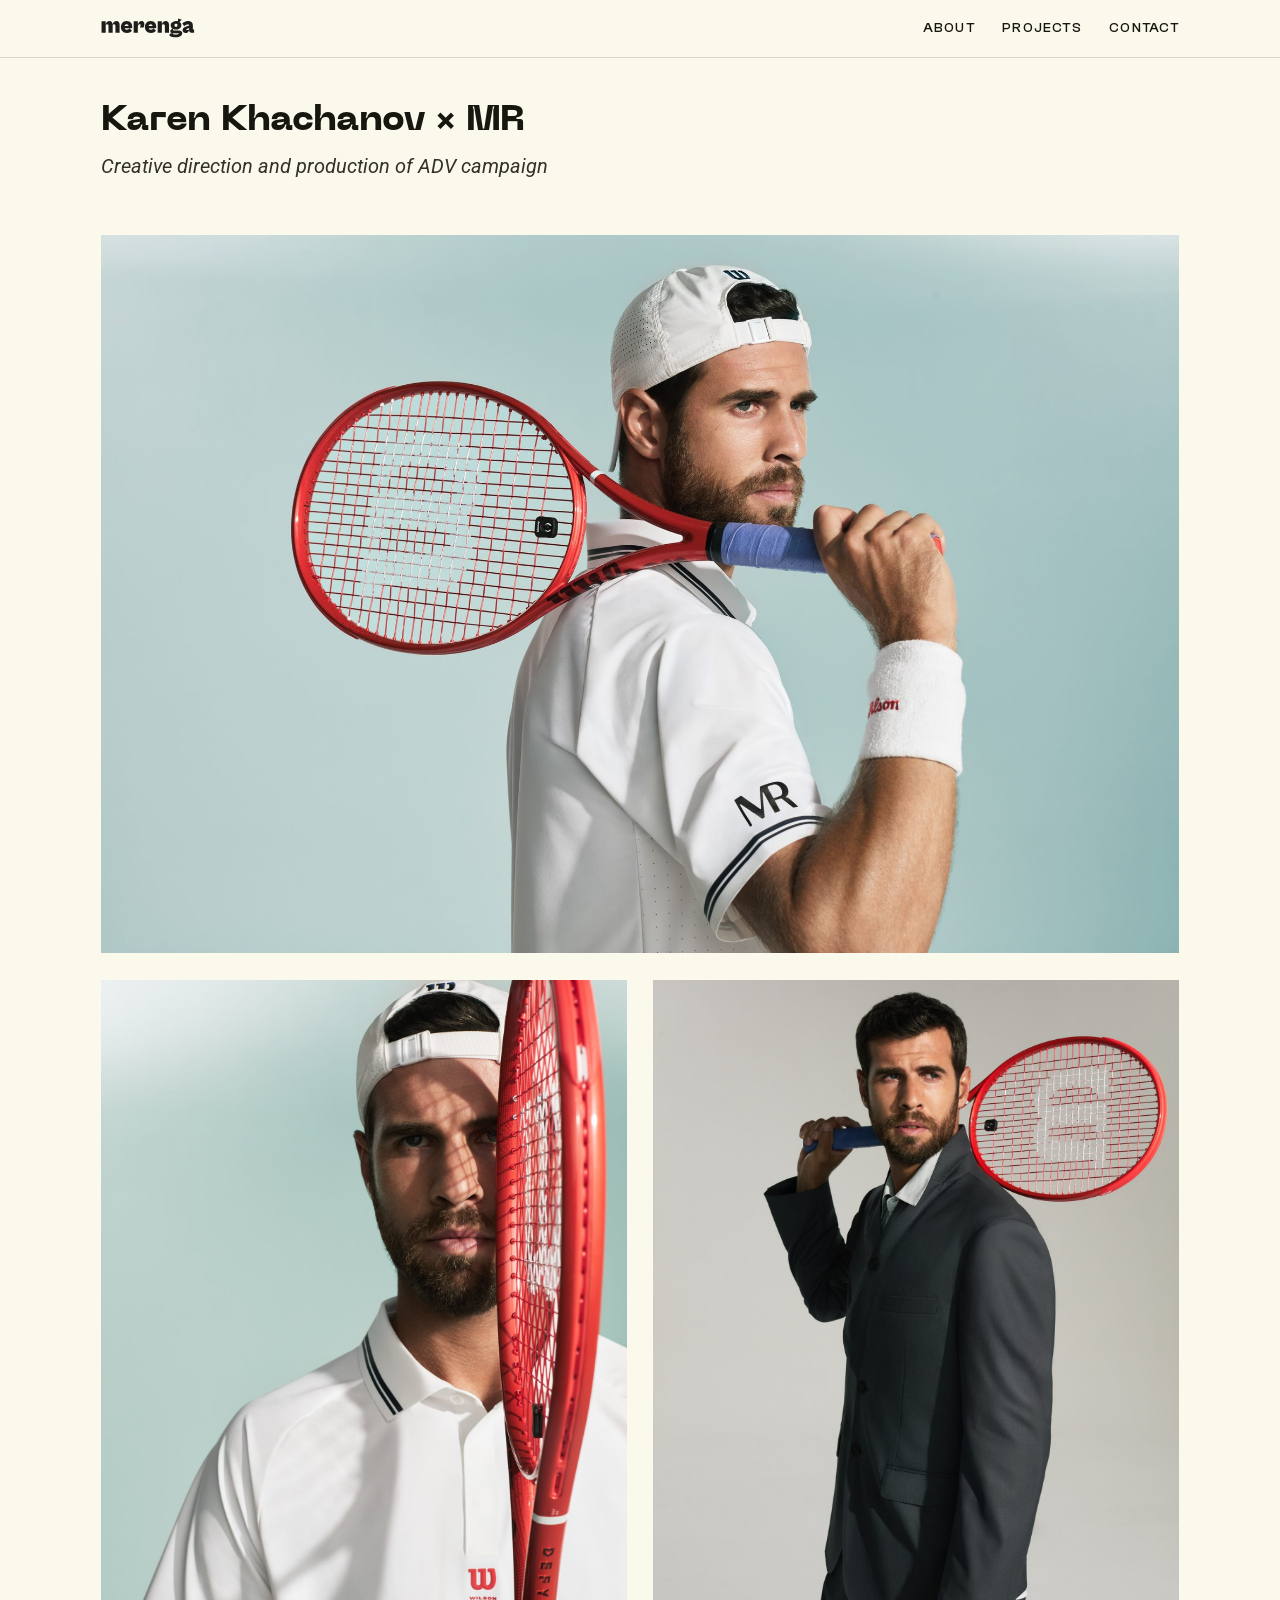
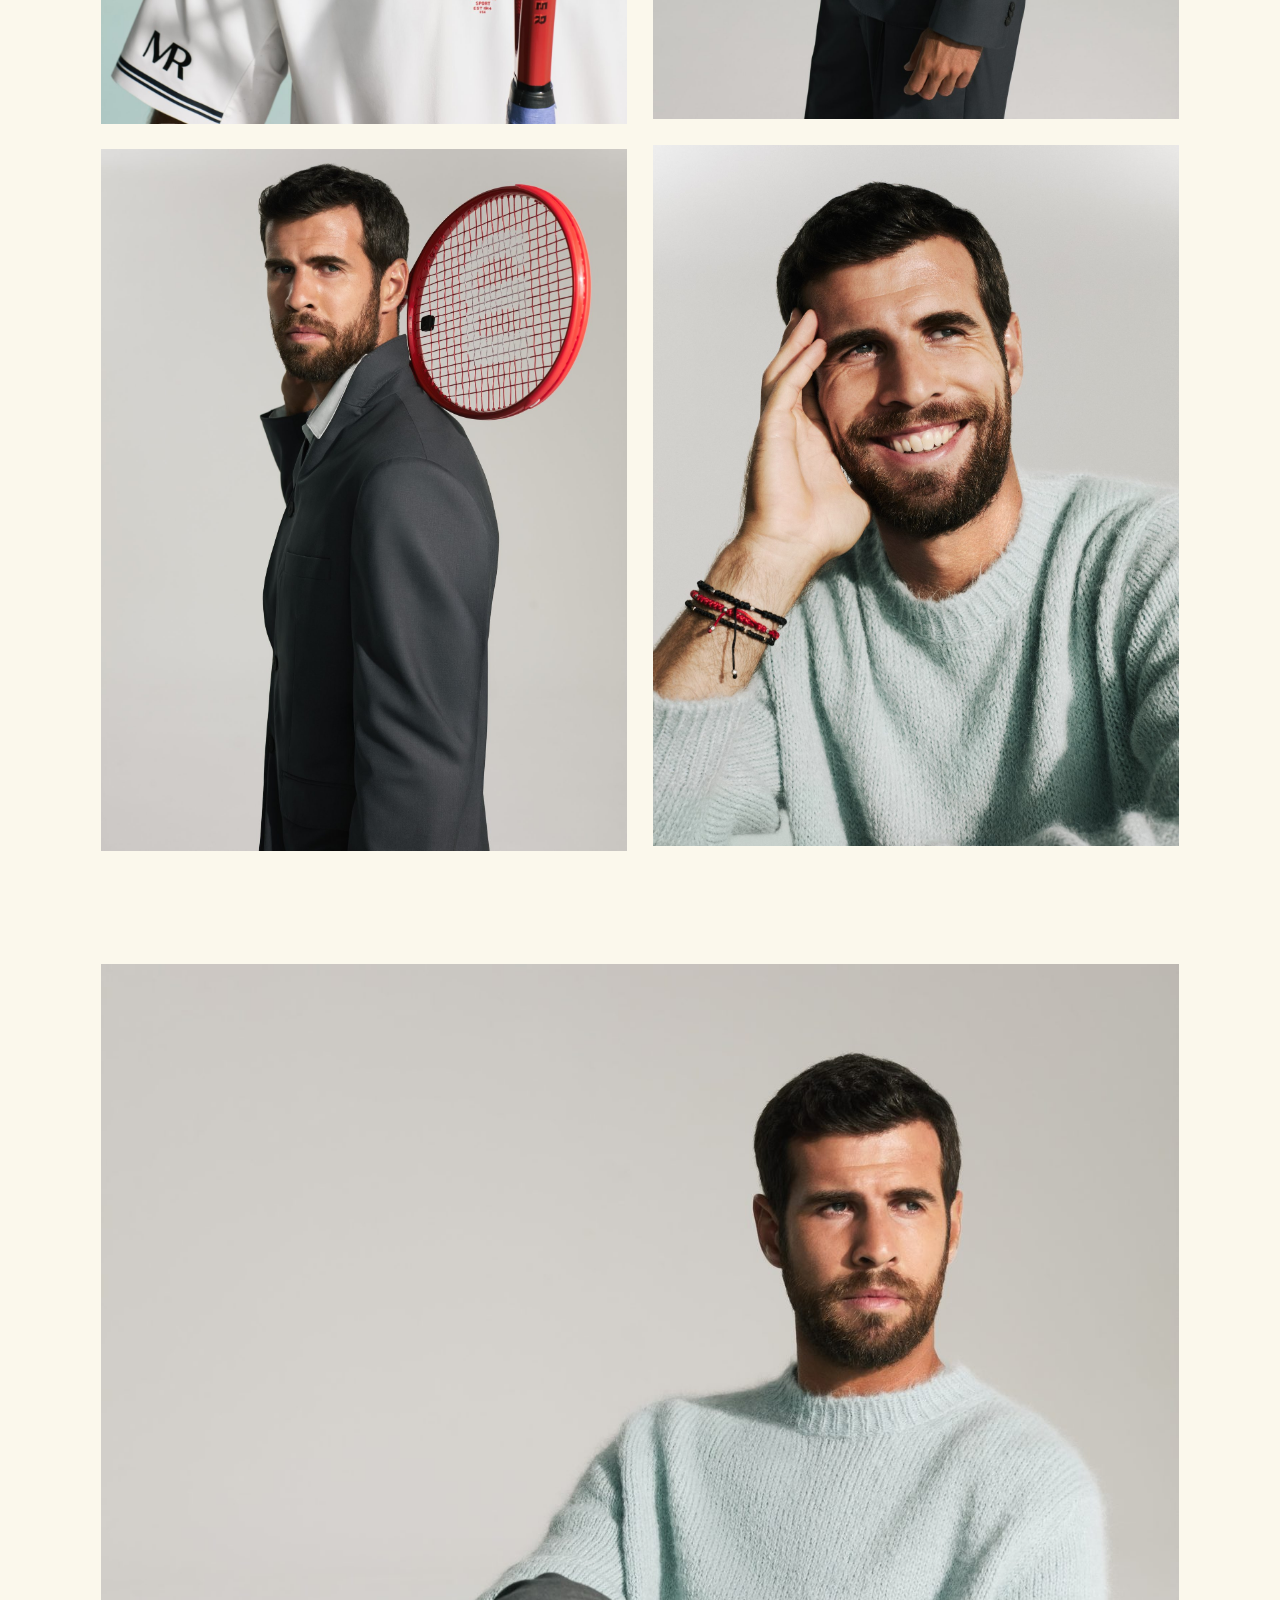
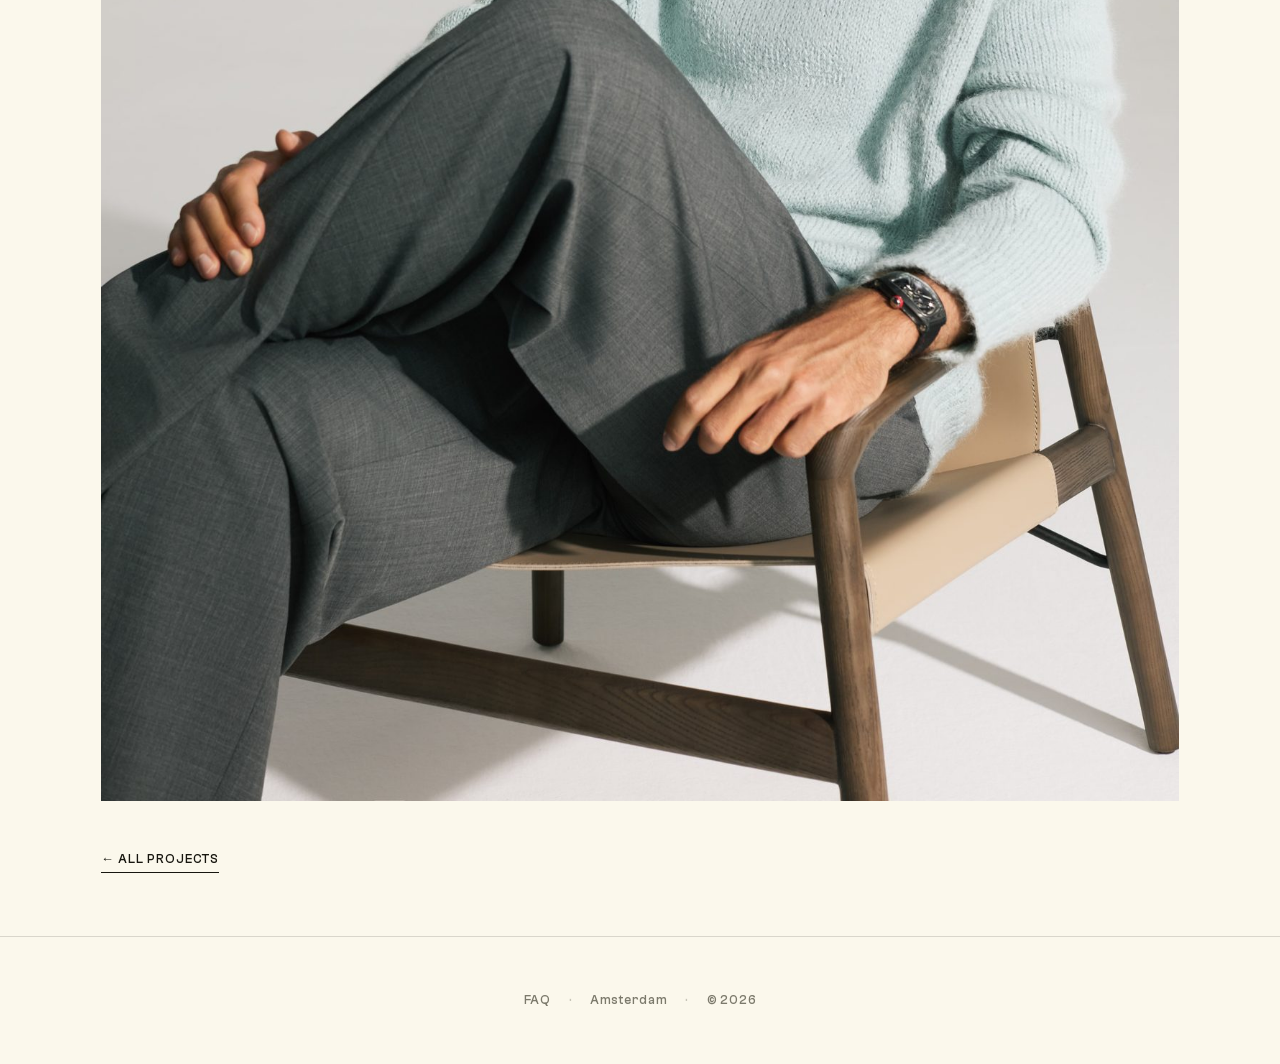
<file: cases/karen-khachanov.html>
<!doctype html><html lang="en"><head>
<meta charset="utf-8"><meta name="viewport" content="width=device-width,initial-scale=1">
<script async src="https://www.googletagmanager.com/gtag/js?id=G-4FZXHGJBSR"></script>
<script>window.dataLayer=window.dataLayer||[];function gtag(){dataLayer.push(arguments);}gtag('js',new Date());gtag('config','G-4FZXHGJBSR');</script>
<title>Karen Khachanov × MR — Merenga</title><meta name="description" content="Creative direction and production of ADV campaign">
<link rel="canonical" href="https://merengabbs.com/cases/karen-khachanov.html">
<meta name="robots" content="index, follow, max-image-preview:large">
<meta name="geo.region" content="NL-NH"><meta name="geo.placename" content="Amsterdam">
<meta property="og:type" content="website"><meta property="og:site_name" content="Merenga"><meta property="og:locale" content="en_US">
<meta property="og:title" content="Karen Khachanov × MR — Merenga"><meta property="og:description" content="Creative direction and production of ADV campaign"><meta property="og:url" content="https://merengabbs.com/cases/karen-khachanov.html">
<meta property="og:image" content="https://merengabbs.com/og-image.jpg"><meta property="og:image:width" content="1200"><meta property="og:image:height" content="630">
<meta name="twitter:card" content="summary_large_image"><meta name="twitter:title" content="Karen Khachanov × MR — Merenga"><meta name="twitter:description" content="Creative direction and production of ADV campaign"><meta name="twitter:image" content="https://merengabbs.com/og-image.jpg">
<link rel="icon" href="../favicon.svg" type="image/svg+xml">
<link rel="icon" href="../favicon.ico" sizes="any">
<link rel="apple-touch-icon" href="../apple-touch-icon.png">
<meta name="theme-color" content="#F3EA9E">
<link href="https://fonts.googleapis.com/css2?family=Roboto:ital,wght@0,400;0,500;1,400&display=swap" rel="stylesheet">
<link rel="stylesheet" href="../merenga.css"></head><body><header class="hdr"><div class="hdr-in"><a class="logo" href="../" aria-label="Merenga — home"><svg id="_Слой_1" data-name="Слой_1" xmlns="http://www.w3.org/2000/svg" version="1.1" viewBox="70 220 1310 280">
  <!-- Generator: Adobe Illustrator 29.8.2, SVG Export Plug-In . SVG Version: 2.1.1 Build 3)  -->
  <defs>
    <style>
      .st0 {
        fill: #1d1d1b;
      }
    </style>
  </defs>
  <path class="st0" d="M285.67,263.36c-12.74,0-22.84,2.76-30.3,8.26-7.43,5.53-12.89,12.68-16.33,21.55-2.64,6.74-4.59,13.74-5.84,20.98-.06-16.21-4.02-28.73-11.81-37.5-7.89-8.87-18.85-13.29-32.88-13.29-12.77,0-22.84,2.76-30.3,8.26-7.46,5.53-12.89,12.68-16.36,21.55-2.64,6.78-4.58,13.84-5.83,21.14v-47.69h-58.3v160.01h58.3v-87.13c0-8.66.55-15.29,1.63-19.92s3.07-7.83,5.99-9.55c2.92-1.75,6.85-2.61,11.82-2.61,8.01,0,13.23,2.55,15.72,7.61,2.49,5.07,3.71,12.46,3.71,22.2v89.4h58.33v-87.13c0-8.66.52-15.29,1.6-19.92,1.11-4.64,3.1-7.83,6.02-9.55,2.92-1.75,6.85-2.61,11.82-2.61,7.98,0,13.23,2.55,15.72,7.61,2.46,5.07,3.71,12.46,3.71,22.2v89.4h58.3v-112.09c0-16.39-3.93-29.04-11.82-37.88-7.89-8.87-18.85-13.29-32.88-13.29Z"/>
  <path class="st0" d="M472.88,274.04c-11.45-7.12-26.34-10.68-44.7-10.68-16.18,0-30.27,3.56-42.28,10.68-11.97,7.12-21.28,16.98-27.85,29.47-6.6,12.56-9.89,26.89-9.89,43.1s3.28,30.55,9.89,43.07c6.57,12.53,16.24,22.35,28.98,29.47,12.74,7.12,28.31,10.71,46.67,10.71s33.06-3.25,44.21-9.73c11.11-6.48,19.71-13.72,25.76-21.71l-35.31-33.68c-1.96,4.51-4.61,8.14-7.95,10.84-3.35,2.7-7.12,4.67-11.33,5.83-4.21,1.2-9.03,1.78-14.43,1.78-6.26,0-11.94-.98-17.01-2.92-5.07-1.93-9.06-5.13-11.97-9.55-1.6-2.42-2.74-5.3-3.47-8.6h102.76c.43-1.93.8-5.37,1.14-10.35.31-4.97.49-9.39.49-13.29,0-12.96-2.76-25.14-8.26-36.6-5.53-11.45-14-20.75-25.45-27.88ZM428.52,306.77c9.49,0,16.18,2.49,20.08,7.46,3.38,4.32,5.28,10.25,5.73,17.81h-52.93c.51-7.9,2.92-13.94,7.2-18.14,4.85-4.76,11.48-7.12,19.92-7.12Z"/>
  <path class="st0" d="M638.76,263.36c-8.84,0-16.52,1.93-22.99,5.83-6.48,3.9-11.82,9.03-16.03,15.38-4.21,6.39-7.52,13.29-9.89,20.75-1.69,5.26-2.98,10.5-3.9,15.72v-54.43h-58.3v160.01h58.3v-80.65c0-8.66,1.2-15.81,3.56-21.55,2.39-5.71,5.56-9.98,9.58-12.8,3.99-2.79,8.14-4.21,12.46-4.21,4.76,0,8.14,1.41,10.19,4.21,2.06,2.82,3.07,6.48,3.07,11.02s-1.29,9.89-3.87,15.38c-2.61,5.53-5.4,10.01-8.41,13.45h53.42c2.39-4.08,4.82-10.04,7.31-17.81,2.49-7.77,3.71-16.52,3.71-26.25,0-13.39-2.86-24.07-8.57-32.05-5.74-8.01-15.63-12-29.66-12Z"/>
  <path class="st0" d="M809.15,274.04c-11.45-7.12-26.34-10.68-44.7-10.68-16.18,0-30.27,3.56-42.28,10.68-11.97,7.12-21.28,16.98-27.85,29.47-6.6,12.56-9.89,26.89-9.89,43.1s3.29,30.55,9.89,43.07c6.57,12.53,16.24,22.35,28.98,29.47,12.74,7.12,28.31,10.71,46.67,10.71s33.06-3.25,44.21-9.73c11.11-6.48,19.71-13.72,25.76-21.71l-35.31-33.68c-1.96,4.51-4.61,8.14-7.95,10.84-3.35,2.7-7.12,4.67-11.33,5.83-4.21,1.2-9.03,1.78-14.43,1.78-6.26,0-11.94-.98-17.01-2.92-5.07-1.93-9.06-5.13-11.97-9.55-1.6-2.42-2.74-5.3-3.47-8.6h102.76c.43-1.93.8-5.37,1.14-10.35.31-4.97.49-9.39.49-13.29,0-12.96-2.76-25.14-8.26-36.6-5.53-11.45-14-20.75-25.45-27.88ZM764.79,306.77c9.49,0,16.18,2.49,20.08,7.46,3.38,4.32,5.28,10.25,5.73,17.81h-52.93c.51-7.9,2.92-13.94,7.2-18.14,4.85-4.76,11.48-7.12,19.92-7.12Z"/>
  <path class="st0" d="M974.69,263.36c-12.1,0-21.89,2.76-29.32,8.26-7.46,5.53-13.08,12.68-16.85,21.55-2.92,6.83-5.02,13.94-6.32,21.29v-47.85h-58.3v160.01h58.3v-87.13c0-8.66.61-15.29,1.78-19.92,1.2-4.64,3.29-7.83,6.32-9.55,3.04-1.75,7.34-2.61,12.96-2.61,8.84,0,14.58,2.55,17.16,7.61,2.61,5.07,3.9,12.46,3.9,22.2v89.4h58.3v-112.09c0-16.39-4.27-29.04-12.8-37.88-8.53-8.87-20.23-13.29-35.12-13.29Z"/>
  <path class="st0" d="M1195.28,404.77c-8.2-7.46-22.26-11.18-42.12-11.18h-61.52c-5.4,0-9.15-.98-11.18-2.92-2.06-1.96-3.1-4.64-3.1-8.11,0-2.79.55-5.34,1.63-7.61.2-.42.4-.8.61-1.19.5.24,1,.47,1.51.7,11.11,4.97,24.13,7.46,39.02,7.46s27.91-2.49,39.05-7.46c11.11-4.97,19.8-11.91,26.07-20.88,6.26-8.96,9.39-19.28,9.39-30.95s-3.13-22.23-9.39-31.1c-4.51-6.36-10.28-11.72-17.3-16.08l31.54-31.88-48.6-16.18-5.86,38.67c-7.62-1.81-15.92-2.72-24.9-2.72-14.89,0-27.91,2.49-39.02,7.46-11.14,4.97-19.83,11.88-26.1,20.72-6.26,8.87-9.39,19.22-9.39,31.1s3.13,21.98,9.39,30.95c4.45,6.37,10.13,11.71,17.05,16.06-3.61,1.5-7.3,3.48-11.06,5.95-5.71,3.78-10.56,8.38-14.55,13.78-4.02,5.4-6.02,11.45-6.02,18.11,0,8.23,2.98,14.28,8.93,18.14,5.93,3.9,12.89,6.48,20.88,7.8-7.98,0-15.17.86-21.55,2.58-6.35,1.72-11.39,4.33-15.04,7.77-3.68,3.47-5.53,7.89-5.53,13.29,0,8.84,6.54,16.58,19.62,23.15,13.05,6.6,33.4,9.89,61.06,9.89,23.3,0,42.28-2.64,56.86-7.92,14.55-5.31,25.21-12.31,31.9-21.06,6.69-8.75,10.04-18.11,10.04-28.03,0-11.45-4.11-20.91-12.31-28.34ZM1105.38,305.64c3.99-3.56,8.9-5.34,14.74-5.34s10.75,1.78,14.74,5.34c3.99,3.56,5.99,9.24,5.99,17.01s-2,13.45-5.99,17.01c-3.99,3.56-8.9,5.34-14.74,5.34s-10.75-1.78-14.74-5.34c-3.99-3.56-5.99-9.24-5.99-17.01s2-13.45,5.99-17.01ZM1148.15,448c-7.03,1.96-17.99,2.92-32.88,2.92s-25.97-1.17-31.93-3.56c-5.93-2.36-8.9-5.71-8.9-10.04,0-.86.06-1.63.18-2.27.09-.64.25-1.17.46-1.6h69.02c4.97,0,8.63.43,11.02,1.29,2.36.86,3.56,2.58,3.56,5.19,0,3.44-3.53,6.14-10.53,8.07Z"/>
  <path class="st0" d="M1364.07,382.23c-2.82,0-4.82-.68-6.02-2.09-1.17-1.41-1.78-3.84-1.78-7.31v-48.26c0-20.51-5.93-35.83-17.81-45.99-11.88-10.16-28.09-15.23-48.6-15.23-10.99,0-21.49,1.35-31.41,4.05-9.95,2.7-19.13,6.39-27.54,11.02-8.41,4.64-16,9.98-22.69,16.03l25.91,42.77c6.69-7.55,14.8-13.6,24.32-18.14,9.49-4.54,18.88-6.82,28.18-6.82s15.01,2.18,17.16,6.48c.87,1.76,1.57,3.99,2.08,6.67l-42.92,13.1c-17.68,5.4-30.49,12.03-38.38,19.92-7.89,7.89-11.82,18.3-11.82,31.25,0,14.46,4.05,24.84,12.16,31.1,8.07,6.26,17.96,9.39,29.63,9.39s20.57-2.64,27.39-7.92c6.78-5.31,11.97-11.73,15.53-19.28,3.1-6.57,5.42-12.99,6.97-19.24v12.42c0,7.55,1.72,13.57,5.19,17.99,3.44,4.42,7.92,7.61,13.45,9.55,5.5,1.93,11.27,2.92,17.32,2.92h33.06v-44.39h-9.39ZM1302.82,376.43c-1.07,3.01-2.73,5.5-5,7.43-2.27,1.96-5.13,3.41-8.6,4.39-3.44.95-7.55,1.44-12.31,1.44-4.11,0-7.18-.71-9.24-2.09-2.03-1.41-3.07-3.41-3.07-6.02,0-2.15.92-4.08,2.76-5.83,1.84-1.72,5.43-3.56,10.84-5.5l26.25-9.29v4.75c0,4.11-.55,7.68-1.63,10.71Z"/>
</svg></a><nav class="nav-d"><a href="../about.html">About</a><a href="../projects.html">Projects</a><a href="../contact.html">Contact</a></nav><div class="nav-m"><a class="nav-contact" href="../contact.html">Contact</a><button class="burger" aria-label="Menu"><span></span><span></span><span></span></button></div><nav class="nav-mobile"><a href="../about.html">About</a><a href="../projects.html">Projects</a><a href="../contact.html">Contact</a></nav></div></header><div class="wrap case-intro"><h1 class="case-name">Karen Khachanov × MR</h1><p class="case-sub">Creative direction and production of ADV campaign</p></div><div class="wrap"><div class="case-feature"><img src="../assets/cases/karen-khachanov/ftop.jpg" alt="Karen Khachanov × MR"></div></div><div class="wrap gal gal-masonry"><img src="../assets/cases/karen-khachanov/cover.jpg" alt="Karen Khachanov × MR" loading="lazy"><img src="../assets/cases/karen-khachanov/g1.jpg" alt="Karen Khachanov × MR" loading="lazy"><img src="../assets/cases/karen-khachanov/g2.jpg" alt="Karen Khachanov × MR" loading="lazy"><img src="../assets/cases/karen-khachanov/g3.jpg" alt="Karen Khachanov × MR" loading="lazy"></div><div class="wrap"><div class="case-feature"><img src="../assets/cases/karen-khachanov/fbot.jpg" alt="Karen Khachanov × MR" loading="lazy"></div></div><div class="wrap" style="padding-bottom:clamp(40px,7vh,90px)"><a class="backlink" href="../projects.html">← All projects</a></div><footer class="foot"><div class="contacts"><a href="../faq.html">FAQ</a><span class="sep">·</span><span>Amsterdam</span><span class="sep">·</span><span>© 2026</span></div></footer><script>
document.addEventListener('click',function(e){
  var b=e.target.closest('.burger');
  if(b){var h=b.closest('.hdr'); if(h)h.classList.toggle('open'); e.preventDefault(); return;}
  var a=e.target.closest('.nav-mobile a');
  if(a){var h=a.closest('.hdr'); if(h)h.classList.remove('open');}
});
</script><script src="../assets/js/merenga-motion.js" defer></script><script>try{history.scrollRestoration="manual";}catch(e){}window.scrollTo(0,0);addEventListener("load",function(){window.scrollTo(0,0);setTimeout(function(){if(window.__lenis)window.__lenis.scrollTo(0,{immediate:true});window.scrollTo(0,0);},40);});</script></body></html>
</file>
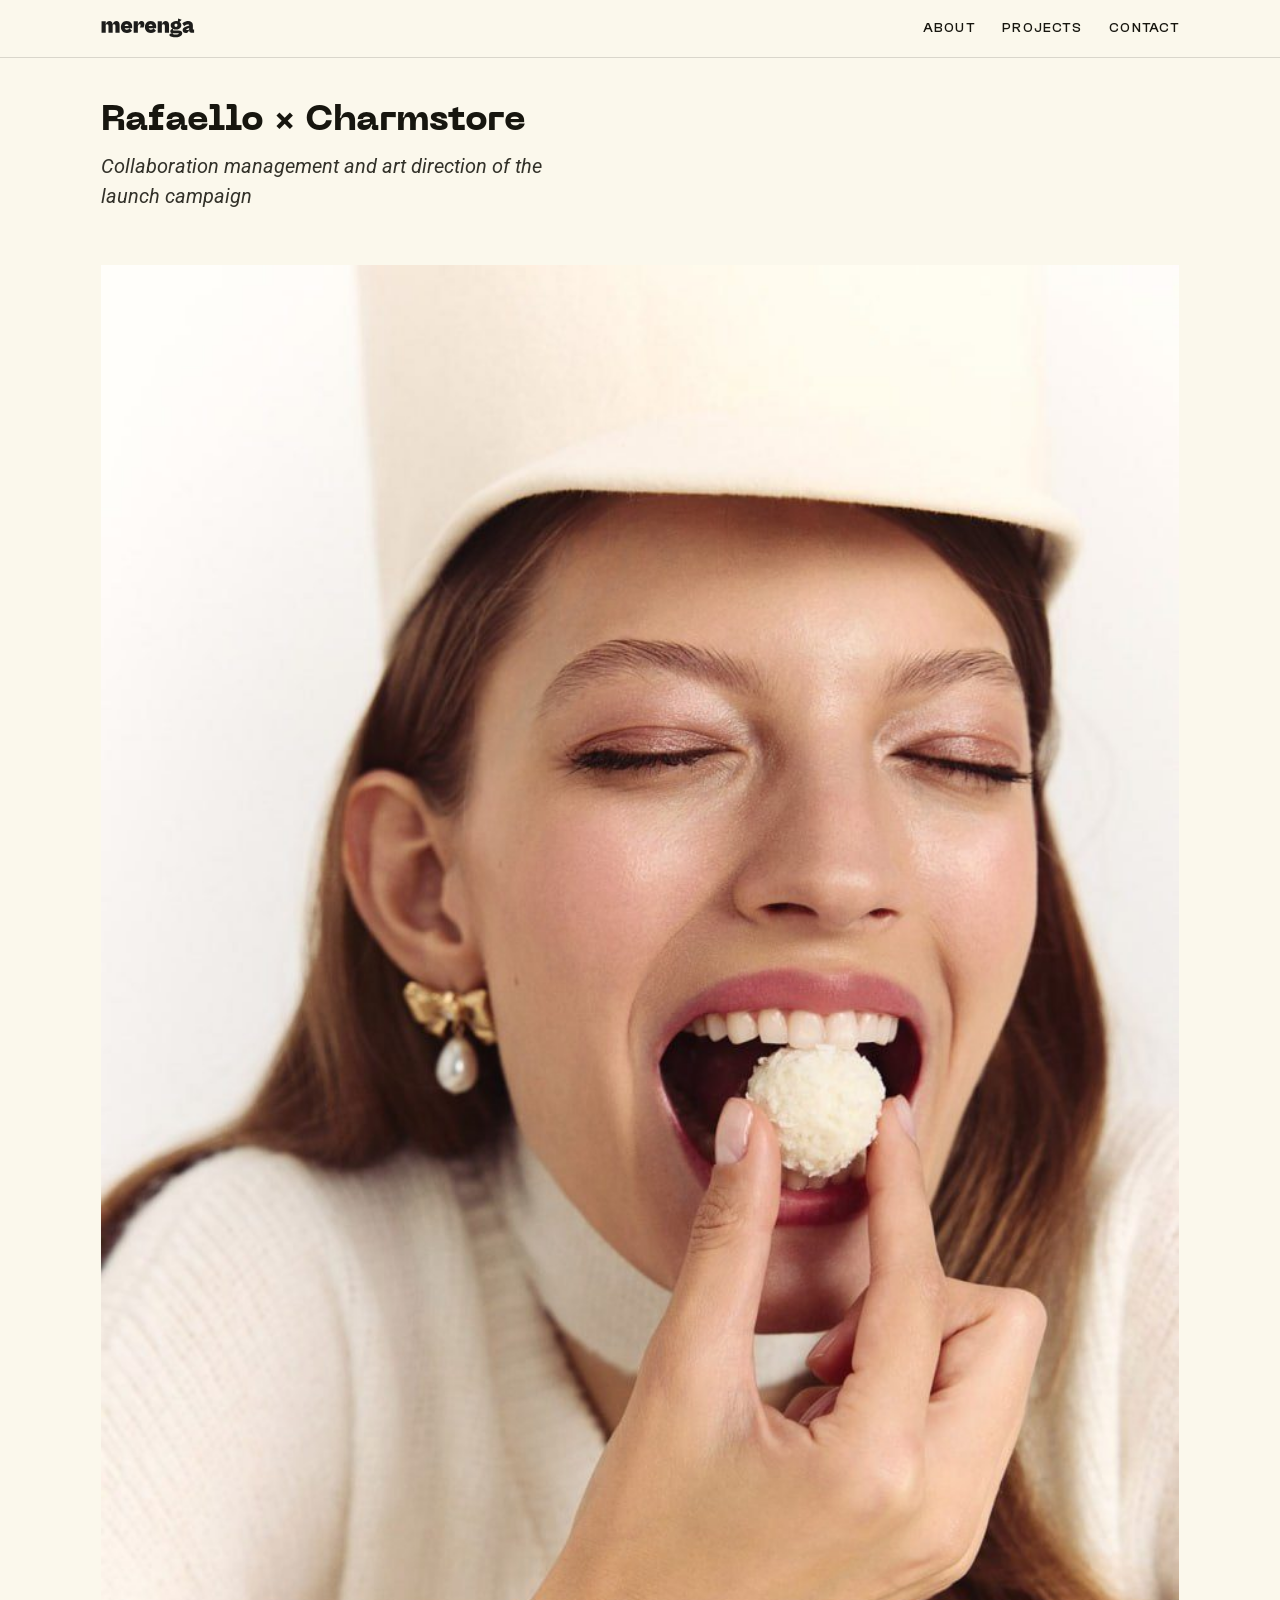
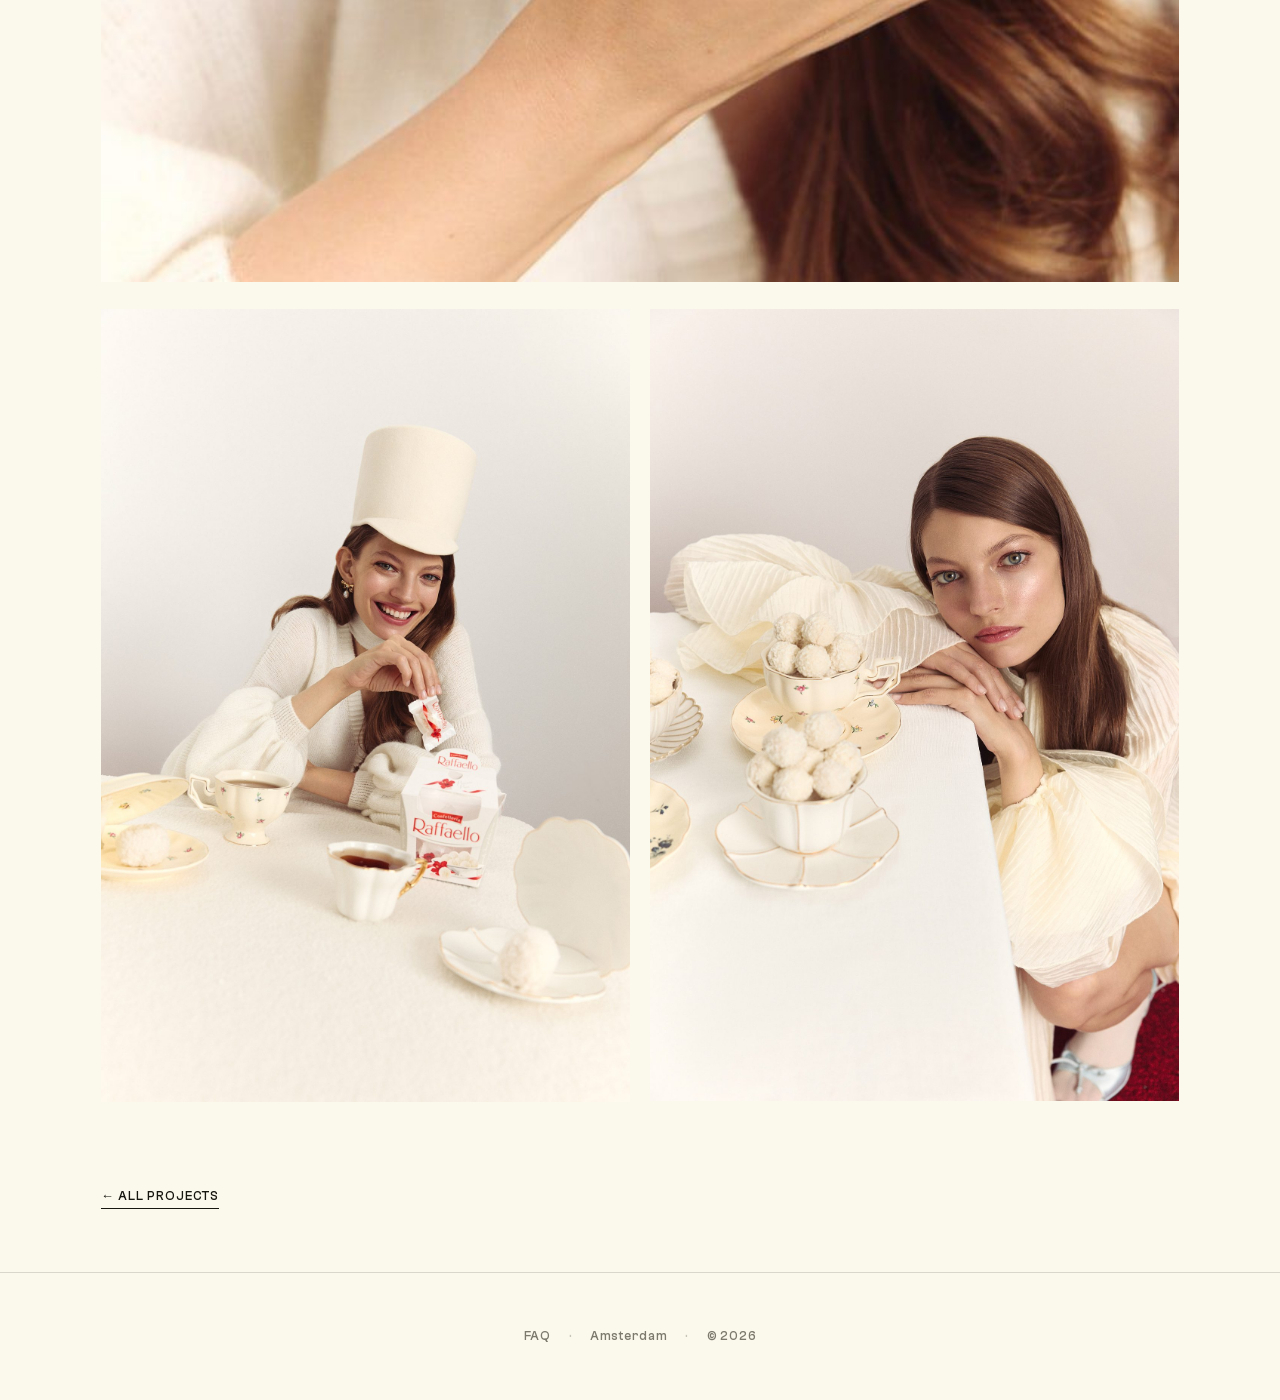
<file: cases/rafaello.html>
<!doctype html><html lang="en"><head>
<meta charset="utf-8"><meta name="viewport" content="width=device-width,initial-scale=1">
<script async src="https://www.googletagmanager.com/gtag/js?id=G-4FZXHGJBSR"></script>
<script>window.dataLayer=window.dataLayer||[];function gtag(){dataLayer.push(arguments);}gtag('js',new Date());gtag('config','G-4FZXHGJBSR');</script>
<title>Rafaello × Charmstore — Merenga</title><meta name="description" content="Collaboration management and art direction of the launch campaign">
<link rel="canonical" href="https://merengabbs.com/cases/rafaello.html">
<meta name="robots" content="index, follow, max-image-preview:large">
<meta name="geo.region" content="NL-NH"><meta name="geo.placename" content="Amsterdam">
<meta property="og:type" content="website"><meta property="og:site_name" content="Merenga"><meta property="og:locale" content="en_US">
<meta property="og:title" content="Rafaello × Charmstore — Merenga"><meta property="og:description" content="Collaboration management and art direction of the launch campaign"><meta property="og:url" content="https://merengabbs.com/cases/rafaello.html">
<meta property="og:image" content="https://merengabbs.com/og-image.jpg"><meta property="og:image:width" content="1200"><meta property="og:image:height" content="630">
<meta name="twitter:card" content="summary_large_image"><meta name="twitter:title" content="Rafaello × Charmstore — Merenga"><meta name="twitter:description" content="Collaboration management and art direction of the launch campaign"><meta name="twitter:image" content="https://merengabbs.com/og-image.jpg">
<link rel="icon" href="../favicon.svg" type="image/svg+xml">
<link rel="icon" href="../favicon.ico" sizes="any">
<link rel="apple-touch-icon" href="../apple-touch-icon.png">
<meta name="theme-color" content="#F3EA9E">
<link href="https://fonts.googleapis.com/css2?family=Roboto:ital,wght@0,400;0,500;1,400&display=swap" rel="stylesheet">
<link rel="stylesheet" href="../merenga.css"></head><body><header class="hdr"><div class="hdr-in"><a class="logo" href="../" aria-label="Merenga — home"><svg id="_Слой_1" data-name="Слой_1" xmlns="http://www.w3.org/2000/svg" version="1.1" viewBox="70 220 1310 280">
  <!-- Generator: Adobe Illustrator 29.8.2, SVG Export Plug-In . SVG Version: 2.1.1 Build 3)  -->
  <defs>
    <style>
      .st0 {
        fill: #1d1d1b;
      }
    </style>
  </defs>
  <path class="st0" d="M285.67,263.36c-12.74,0-22.84,2.76-30.3,8.26-7.43,5.53-12.89,12.68-16.33,21.55-2.64,6.74-4.59,13.74-5.84,20.98-.06-16.21-4.02-28.73-11.81-37.5-7.89-8.87-18.85-13.29-32.88-13.29-12.77,0-22.84,2.76-30.3,8.26-7.46,5.53-12.89,12.68-16.36,21.55-2.64,6.78-4.58,13.84-5.83,21.14v-47.69h-58.3v160.01h58.3v-87.13c0-8.66.55-15.29,1.63-19.92s3.07-7.83,5.99-9.55c2.92-1.75,6.85-2.61,11.82-2.61,8.01,0,13.23,2.55,15.72,7.61,2.49,5.07,3.71,12.46,3.71,22.2v89.4h58.33v-87.13c0-8.66.52-15.29,1.6-19.92,1.11-4.64,3.1-7.83,6.02-9.55,2.92-1.75,6.85-2.61,11.82-2.61,7.98,0,13.23,2.55,15.72,7.61,2.46,5.07,3.71,12.46,3.71,22.2v89.4h58.3v-112.09c0-16.39-3.93-29.04-11.82-37.88-7.89-8.87-18.85-13.29-32.88-13.29Z"/>
  <path class="st0" d="M472.88,274.04c-11.45-7.12-26.34-10.68-44.7-10.68-16.18,0-30.27,3.56-42.28,10.68-11.97,7.12-21.28,16.98-27.85,29.47-6.6,12.56-9.89,26.89-9.89,43.1s3.28,30.55,9.89,43.07c6.57,12.53,16.24,22.35,28.98,29.47,12.74,7.12,28.31,10.71,46.67,10.71s33.06-3.25,44.21-9.73c11.11-6.48,19.71-13.72,25.76-21.71l-35.31-33.68c-1.96,4.51-4.61,8.14-7.95,10.84-3.35,2.7-7.12,4.67-11.33,5.83-4.21,1.2-9.03,1.78-14.43,1.78-6.26,0-11.94-.98-17.01-2.92-5.07-1.93-9.06-5.13-11.97-9.55-1.6-2.42-2.74-5.3-3.47-8.6h102.76c.43-1.93.8-5.37,1.14-10.35.31-4.97.49-9.39.49-13.29,0-12.96-2.76-25.14-8.26-36.6-5.53-11.45-14-20.75-25.45-27.88ZM428.52,306.77c9.49,0,16.18,2.49,20.08,7.46,3.38,4.32,5.28,10.25,5.73,17.81h-52.93c.51-7.9,2.92-13.94,7.2-18.14,4.85-4.76,11.48-7.12,19.92-7.12Z"/>
  <path class="st0" d="M638.76,263.36c-8.84,0-16.52,1.93-22.99,5.83-6.48,3.9-11.82,9.03-16.03,15.38-4.21,6.39-7.52,13.29-9.89,20.75-1.69,5.26-2.98,10.5-3.9,15.72v-54.43h-58.3v160.01h58.3v-80.65c0-8.66,1.2-15.81,3.56-21.55,2.39-5.71,5.56-9.98,9.58-12.8,3.99-2.79,8.14-4.21,12.46-4.21,4.76,0,8.14,1.41,10.19,4.21,2.06,2.82,3.07,6.48,3.07,11.02s-1.29,9.89-3.87,15.38c-2.61,5.53-5.4,10.01-8.41,13.45h53.42c2.39-4.08,4.82-10.04,7.31-17.81,2.49-7.77,3.71-16.52,3.71-26.25,0-13.39-2.86-24.07-8.57-32.05-5.74-8.01-15.63-12-29.66-12Z"/>
  <path class="st0" d="M809.15,274.04c-11.45-7.12-26.34-10.68-44.7-10.68-16.18,0-30.27,3.56-42.28,10.68-11.97,7.12-21.28,16.98-27.85,29.47-6.6,12.56-9.89,26.89-9.89,43.1s3.29,30.55,9.89,43.07c6.57,12.53,16.24,22.35,28.98,29.47,12.74,7.12,28.31,10.71,46.67,10.71s33.06-3.25,44.21-9.73c11.11-6.48,19.71-13.72,25.76-21.71l-35.31-33.68c-1.96,4.51-4.61,8.14-7.95,10.84-3.35,2.7-7.12,4.67-11.33,5.83-4.21,1.2-9.03,1.78-14.43,1.78-6.26,0-11.94-.98-17.01-2.92-5.07-1.93-9.06-5.13-11.97-9.55-1.6-2.42-2.74-5.3-3.47-8.6h102.76c.43-1.93.8-5.37,1.14-10.35.31-4.97.49-9.39.49-13.29,0-12.96-2.76-25.14-8.26-36.6-5.53-11.45-14-20.75-25.45-27.88ZM764.79,306.77c9.49,0,16.18,2.49,20.08,7.46,3.38,4.32,5.28,10.25,5.73,17.81h-52.93c.51-7.9,2.92-13.94,7.2-18.14,4.85-4.76,11.48-7.12,19.92-7.12Z"/>
  <path class="st0" d="M974.69,263.36c-12.1,0-21.89,2.76-29.32,8.26-7.46,5.53-13.08,12.68-16.85,21.55-2.92,6.83-5.02,13.94-6.32,21.29v-47.85h-58.3v160.01h58.3v-87.13c0-8.66.61-15.29,1.78-19.92,1.2-4.64,3.29-7.83,6.32-9.55,3.04-1.75,7.34-2.61,12.96-2.61,8.84,0,14.58,2.55,17.16,7.61,2.61,5.07,3.9,12.46,3.9,22.2v89.4h58.3v-112.09c0-16.39-4.27-29.04-12.8-37.88-8.53-8.87-20.23-13.29-35.12-13.29Z"/>
  <path class="st0" d="M1195.28,404.77c-8.2-7.46-22.26-11.18-42.12-11.18h-61.52c-5.4,0-9.15-.98-11.18-2.92-2.06-1.96-3.1-4.64-3.1-8.11,0-2.79.55-5.34,1.63-7.61.2-.42.4-.8.61-1.19.5.24,1,.47,1.51.7,11.11,4.97,24.13,7.46,39.02,7.46s27.91-2.49,39.05-7.46c11.11-4.97,19.8-11.91,26.07-20.88,6.26-8.96,9.39-19.28,9.39-30.95s-3.13-22.23-9.39-31.1c-4.51-6.36-10.28-11.72-17.3-16.08l31.54-31.88-48.6-16.18-5.86,38.67c-7.62-1.81-15.92-2.72-24.9-2.72-14.89,0-27.91,2.49-39.02,7.46-11.14,4.97-19.83,11.88-26.1,20.72-6.26,8.87-9.39,19.22-9.39,31.1s3.13,21.98,9.39,30.95c4.45,6.37,10.13,11.71,17.05,16.06-3.61,1.5-7.3,3.48-11.06,5.95-5.71,3.78-10.56,8.38-14.55,13.78-4.02,5.4-6.02,11.45-6.02,18.11,0,8.23,2.98,14.28,8.93,18.14,5.93,3.9,12.89,6.48,20.88,7.8-7.98,0-15.17.86-21.55,2.58-6.35,1.72-11.39,4.33-15.04,7.77-3.68,3.47-5.53,7.89-5.53,13.29,0,8.84,6.54,16.58,19.62,23.15,13.05,6.6,33.4,9.89,61.06,9.89,23.3,0,42.28-2.64,56.86-7.92,14.55-5.31,25.21-12.31,31.9-21.06,6.69-8.75,10.04-18.11,10.04-28.03,0-11.45-4.11-20.91-12.31-28.34ZM1105.38,305.64c3.99-3.56,8.9-5.34,14.74-5.34s10.75,1.78,14.74,5.34c3.99,3.56,5.99,9.24,5.99,17.01s-2,13.45-5.99,17.01c-3.99,3.56-8.9,5.34-14.74,5.34s-10.75-1.78-14.74-5.34c-3.99-3.56-5.99-9.24-5.99-17.01s2-13.45,5.99-17.01ZM1148.15,448c-7.03,1.96-17.99,2.92-32.88,2.92s-25.97-1.17-31.93-3.56c-5.93-2.36-8.9-5.71-8.9-10.04,0-.86.06-1.63.18-2.27.09-.64.25-1.17.46-1.6h69.02c4.97,0,8.63.43,11.02,1.29,2.36.86,3.56,2.58,3.56,5.19,0,3.44-3.53,6.14-10.53,8.07Z"/>
  <path class="st0" d="M1364.07,382.23c-2.82,0-4.82-.68-6.02-2.09-1.17-1.41-1.78-3.84-1.78-7.31v-48.26c0-20.51-5.93-35.83-17.81-45.99-11.88-10.16-28.09-15.23-48.6-15.23-10.99,0-21.49,1.35-31.41,4.05-9.95,2.7-19.13,6.39-27.54,11.02-8.41,4.64-16,9.98-22.69,16.03l25.91,42.77c6.69-7.55,14.8-13.6,24.32-18.14,9.49-4.54,18.88-6.82,28.18-6.82s15.01,2.18,17.16,6.48c.87,1.76,1.57,3.99,2.08,6.67l-42.92,13.1c-17.68,5.4-30.49,12.03-38.38,19.92-7.89,7.89-11.82,18.3-11.82,31.25,0,14.46,4.05,24.84,12.16,31.1,8.07,6.26,17.96,9.39,29.63,9.39s20.57-2.64,27.39-7.92c6.78-5.31,11.97-11.73,15.53-19.28,3.1-6.57,5.42-12.99,6.97-19.24v12.42c0,7.55,1.72,13.57,5.19,17.99,3.44,4.42,7.92,7.61,13.45,9.55,5.5,1.93,11.27,2.92,17.32,2.92h33.06v-44.39h-9.39ZM1302.82,376.43c-1.07,3.01-2.73,5.5-5,7.43-2.27,1.96-5.13,3.41-8.6,4.39-3.44.95-7.55,1.44-12.31,1.44-4.11,0-7.18-.71-9.24-2.09-2.03-1.41-3.07-3.41-3.07-6.02,0-2.15.92-4.08,2.76-5.83,1.84-1.72,5.43-3.56,10.84-5.5l26.25-9.29v4.75c0,4.11-.55,7.68-1.63,10.71Z"/>
</svg></a><nav class="nav-d"><a href="../about.html">About</a><a href="../projects.html">Projects</a><a href="../contact.html">Contact</a></nav><div class="nav-m"><a class="nav-contact" href="../contact.html">Contact</a><button class="burger" aria-label="Menu"><span></span><span></span><span></span></button></div><nav class="nav-mobile"><a href="../about.html">About</a><a href="../projects.html">Projects</a><a href="../contact.html">Contact</a></nav></div></header><div class="wrap case-intro"><h1 class="case-name">Rafaello × Charmstore</h1><p class="case-sub">Collaboration management and art direction of the launch campaign</p></div><div class="wrap"><div class="case-feature"><img src="../assets/cases/rafaello/ftop.jpg" alt="Rafaello × Charmstore"></div></div><div class="wrap gal gal-grid2"><img src="../assets/cases/rafaello/g1.jpg" alt="Rafaello × Charmstore" loading="lazy"><img src="../assets/cases/rafaello/g2.jpg" alt="Rafaello × Charmstore" loading="lazy"></div><div class="wrap" style="padding-bottom:clamp(40px,7vh,90px)"><a class="backlink" href="../projects.html">← All projects</a></div><footer class="foot"><div class="contacts"><a href="../faq.html">FAQ</a><span class="sep">·</span><span>Amsterdam</span><span class="sep">·</span><span>© 2026</span></div></footer><script>
document.addEventListener('click',function(e){
  var b=e.target.closest('.burger');
  if(b){var h=b.closest('.hdr'); if(h)h.classList.toggle('open'); e.preventDefault(); return;}
  var a=e.target.closest('.nav-mobile a');
  if(a){var h=a.closest('.hdr'); if(h)h.classList.remove('open');}
});
</script><script src="../assets/js/merenga-motion.js" defer></script><script>try{history.scrollRestoration="manual";}catch(e){}window.scrollTo(0,0);addEventListener("load",function(){window.scrollTo(0,0);setTimeout(function(){if(window.__lenis)window.__lenis.scrollTo(0,{immediate:true});window.scrollTo(0,0);},40);});</script></body></html>
</file>
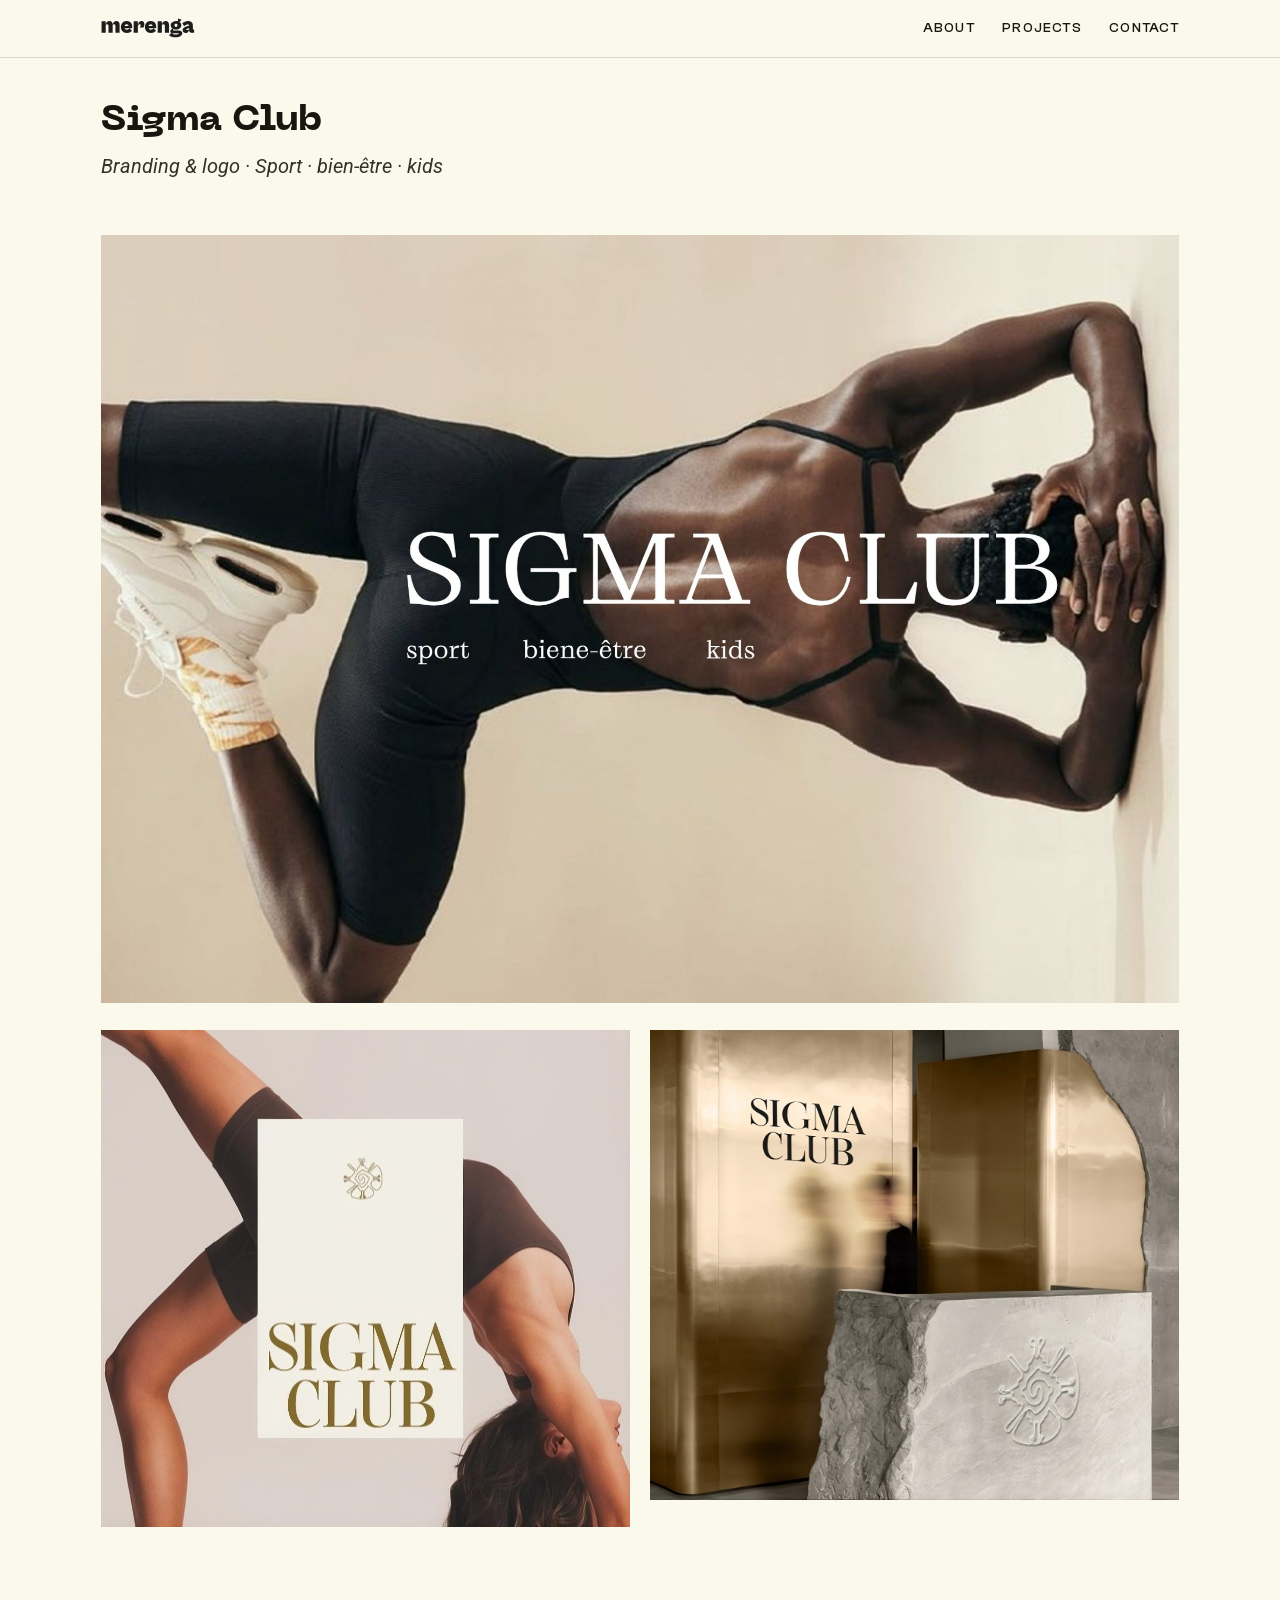
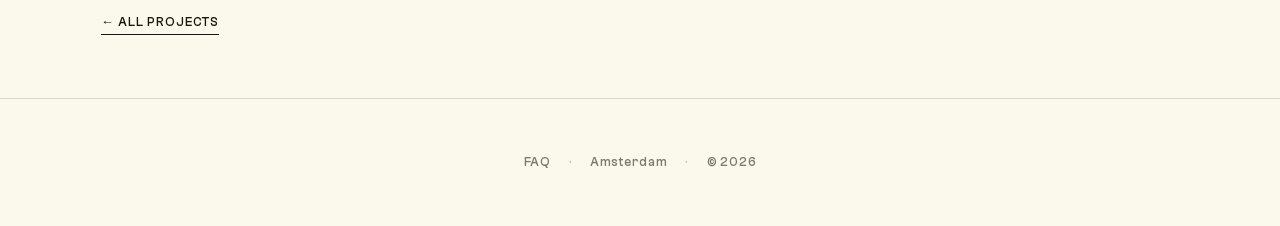
<file: cases/sigma-club.html>
<!doctype html><html lang="en"><head>
<meta charset="utf-8"><meta name="viewport" content="width=device-width,initial-scale=1">
<script async src="https://www.googletagmanager.com/gtag/js?id=G-4FZXHGJBSR"></script>
<script>window.dataLayer=window.dataLayer||[];function gtag(){dataLayer.push(arguments);}gtag('js',new Date());gtag('config','G-4FZXHGJBSR');</script>
<title>Sigma Club — Merenga</title><meta name="description" content="Branding &amp; logo · Sport · bien-être · kids">
<link rel="canonical" href="https://merengabbs.com/cases/sigma-club.html">
<meta name="robots" content="index, follow, max-image-preview:large">
<meta name="geo.region" content="NL-NH"><meta name="geo.placename" content="Amsterdam">
<meta property="og:type" content="website"><meta property="og:site_name" content="Merenga"><meta property="og:locale" content="en_US">
<meta property="og:title" content="Sigma Club — Merenga"><meta property="og:description" content="Branding &amp; logo · Sport · bien-être · kids"><meta property="og:url" content="https://merengabbs.com/cases/sigma-club.html">
<meta property="og:image" content="https://merengabbs.com/og-image.jpg"><meta property="og:image:width" content="1200"><meta property="og:image:height" content="630">
<meta name="twitter:card" content="summary_large_image"><meta name="twitter:title" content="Sigma Club — Merenga"><meta name="twitter:description" content="Branding &amp; logo · Sport · bien-être · kids"><meta name="twitter:image" content="https://merengabbs.com/og-image.jpg">
<link rel="icon" href="../favicon.svg" type="image/svg+xml">
<link rel="icon" href="../favicon.ico" sizes="any">
<link rel="apple-touch-icon" href="../apple-touch-icon.png">
<meta name="theme-color" content="#F3EA9E">
<link href="https://fonts.googleapis.com/css2?family=Roboto:ital,wght@0,400;0,500;1,400&display=swap" rel="stylesheet">
<link rel="stylesheet" href="../merenga.css"></head><body><header class="hdr"><div class="hdr-in"><a class="logo" href="../" aria-label="Merenga — home"><svg id="_Слой_1" data-name="Слой_1" xmlns="http://www.w3.org/2000/svg" version="1.1" viewBox="70 220 1310 280">
  <!-- Generator: Adobe Illustrator 29.8.2, SVG Export Plug-In . SVG Version: 2.1.1 Build 3)  -->
  <defs>
    <style>
      .st0 {
        fill: #1d1d1b;
      }
    </style>
  </defs>
  <path class="st0" d="M285.67,263.36c-12.74,0-22.84,2.76-30.3,8.26-7.43,5.53-12.89,12.68-16.33,21.55-2.64,6.74-4.59,13.74-5.84,20.98-.06-16.21-4.02-28.73-11.81-37.5-7.89-8.87-18.85-13.29-32.88-13.29-12.77,0-22.84,2.76-30.3,8.26-7.46,5.53-12.89,12.68-16.36,21.55-2.64,6.78-4.58,13.84-5.83,21.14v-47.69h-58.3v160.01h58.3v-87.13c0-8.66.55-15.29,1.63-19.92s3.07-7.83,5.99-9.55c2.92-1.75,6.85-2.61,11.82-2.61,8.01,0,13.23,2.55,15.72,7.61,2.49,5.07,3.71,12.46,3.71,22.2v89.4h58.33v-87.13c0-8.66.52-15.29,1.6-19.92,1.11-4.64,3.1-7.83,6.02-9.55,2.92-1.75,6.85-2.61,11.82-2.61,7.98,0,13.23,2.55,15.72,7.61,2.46,5.07,3.71,12.46,3.71,22.2v89.4h58.3v-112.09c0-16.39-3.93-29.04-11.82-37.88-7.89-8.87-18.85-13.29-32.88-13.29Z"/>
  <path class="st0" d="M472.88,274.04c-11.45-7.12-26.34-10.68-44.7-10.68-16.18,0-30.27,3.56-42.28,10.68-11.97,7.12-21.28,16.98-27.85,29.47-6.6,12.56-9.89,26.89-9.89,43.1s3.28,30.55,9.89,43.07c6.57,12.53,16.24,22.35,28.98,29.47,12.74,7.12,28.31,10.71,46.67,10.71s33.06-3.25,44.21-9.73c11.11-6.48,19.71-13.72,25.76-21.71l-35.31-33.68c-1.96,4.51-4.61,8.14-7.95,10.84-3.35,2.7-7.12,4.67-11.33,5.83-4.21,1.2-9.03,1.78-14.43,1.78-6.26,0-11.94-.98-17.01-2.92-5.07-1.93-9.06-5.13-11.97-9.55-1.6-2.42-2.74-5.3-3.47-8.6h102.76c.43-1.93.8-5.37,1.14-10.35.31-4.97.49-9.39.49-13.29,0-12.96-2.76-25.14-8.26-36.6-5.53-11.45-14-20.75-25.45-27.88ZM428.52,306.77c9.49,0,16.18,2.49,20.08,7.46,3.38,4.32,5.28,10.25,5.73,17.81h-52.93c.51-7.9,2.92-13.94,7.2-18.14,4.85-4.76,11.48-7.12,19.92-7.12Z"/>
  <path class="st0" d="M638.76,263.36c-8.84,0-16.52,1.93-22.99,5.83-6.48,3.9-11.82,9.03-16.03,15.38-4.21,6.39-7.52,13.29-9.89,20.75-1.69,5.26-2.98,10.5-3.9,15.72v-54.43h-58.3v160.01h58.3v-80.65c0-8.66,1.2-15.81,3.56-21.55,2.39-5.71,5.56-9.98,9.58-12.8,3.99-2.79,8.14-4.21,12.46-4.21,4.76,0,8.14,1.41,10.19,4.21,2.06,2.82,3.07,6.48,3.07,11.02s-1.29,9.89-3.87,15.38c-2.61,5.53-5.4,10.01-8.41,13.45h53.42c2.39-4.08,4.82-10.04,7.31-17.81,2.49-7.77,3.71-16.52,3.71-26.25,0-13.39-2.86-24.07-8.57-32.05-5.74-8.01-15.63-12-29.66-12Z"/>
  <path class="st0" d="M809.15,274.04c-11.45-7.12-26.34-10.68-44.7-10.68-16.18,0-30.27,3.56-42.28,10.68-11.97,7.12-21.28,16.98-27.85,29.47-6.6,12.56-9.89,26.89-9.89,43.1s3.29,30.55,9.89,43.07c6.57,12.53,16.24,22.35,28.98,29.47,12.74,7.12,28.31,10.71,46.67,10.71s33.06-3.25,44.21-9.73c11.11-6.48,19.71-13.72,25.76-21.71l-35.31-33.68c-1.96,4.51-4.61,8.14-7.95,10.84-3.35,2.7-7.12,4.67-11.33,5.83-4.21,1.2-9.03,1.78-14.43,1.78-6.26,0-11.94-.98-17.01-2.92-5.07-1.93-9.06-5.13-11.97-9.55-1.6-2.42-2.74-5.3-3.47-8.6h102.76c.43-1.93.8-5.37,1.14-10.35.31-4.97.49-9.39.49-13.29,0-12.96-2.76-25.14-8.26-36.6-5.53-11.45-14-20.75-25.45-27.88ZM764.79,306.77c9.49,0,16.18,2.49,20.08,7.46,3.38,4.32,5.28,10.25,5.73,17.81h-52.93c.51-7.9,2.92-13.94,7.2-18.14,4.85-4.76,11.48-7.12,19.92-7.12Z"/>
  <path class="st0" d="M974.69,263.36c-12.1,0-21.89,2.76-29.32,8.26-7.46,5.53-13.08,12.68-16.85,21.55-2.92,6.83-5.02,13.94-6.32,21.29v-47.85h-58.3v160.01h58.3v-87.13c0-8.66.61-15.29,1.78-19.92,1.2-4.64,3.29-7.83,6.32-9.55,3.04-1.75,7.34-2.61,12.96-2.61,8.84,0,14.58,2.55,17.16,7.61,2.61,5.07,3.9,12.46,3.9,22.2v89.4h58.3v-112.09c0-16.39-4.27-29.04-12.8-37.88-8.53-8.87-20.23-13.29-35.12-13.29Z"/>
  <path class="st0" d="M1195.28,404.77c-8.2-7.46-22.26-11.18-42.12-11.18h-61.52c-5.4,0-9.15-.98-11.18-2.92-2.06-1.96-3.1-4.64-3.1-8.11,0-2.79.55-5.34,1.63-7.61.2-.42.4-.8.61-1.19.5.24,1,.47,1.51.7,11.11,4.97,24.13,7.46,39.02,7.46s27.91-2.49,39.05-7.46c11.11-4.97,19.8-11.91,26.07-20.88,6.26-8.96,9.39-19.28,9.39-30.95s-3.13-22.23-9.39-31.1c-4.51-6.36-10.28-11.72-17.3-16.08l31.54-31.88-48.6-16.18-5.86,38.67c-7.62-1.81-15.92-2.72-24.9-2.72-14.89,0-27.91,2.49-39.02,7.46-11.14,4.97-19.83,11.88-26.1,20.72-6.26,8.87-9.39,19.22-9.39,31.1s3.13,21.98,9.39,30.95c4.45,6.37,10.13,11.71,17.05,16.06-3.61,1.5-7.3,3.48-11.06,5.95-5.71,3.78-10.56,8.38-14.55,13.78-4.02,5.4-6.02,11.45-6.02,18.11,0,8.23,2.98,14.28,8.93,18.14,5.93,3.9,12.89,6.48,20.88,7.8-7.98,0-15.17.86-21.55,2.58-6.35,1.72-11.39,4.33-15.04,7.77-3.68,3.47-5.53,7.89-5.53,13.29,0,8.84,6.54,16.58,19.62,23.15,13.05,6.6,33.4,9.89,61.06,9.89,23.3,0,42.28-2.64,56.86-7.92,14.55-5.31,25.21-12.31,31.9-21.06,6.69-8.75,10.04-18.11,10.04-28.03,0-11.45-4.11-20.91-12.31-28.34ZM1105.38,305.64c3.99-3.56,8.9-5.34,14.74-5.34s10.75,1.78,14.74,5.34c3.99,3.56,5.99,9.24,5.99,17.01s-2,13.45-5.99,17.01c-3.99,3.56-8.9,5.34-14.74,5.34s-10.75-1.78-14.74-5.34c-3.99-3.56-5.99-9.24-5.99-17.01s2-13.45,5.99-17.01ZM1148.15,448c-7.03,1.96-17.99,2.92-32.88,2.92s-25.97-1.17-31.93-3.56c-5.93-2.36-8.9-5.71-8.9-10.04,0-.86.06-1.63.18-2.27.09-.64.25-1.17.46-1.6h69.02c4.97,0,8.63.43,11.02,1.29,2.36.86,3.56,2.58,3.56,5.19,0,3.44-3.53,6.14-10.53,8.07Z"/>
  <path class="st0" d="M1364.07,382.23c-2.82,0-4.82-.68-6.02-2.09-1.17-1.41-1.78-3.84-1.78-7.31v-48.26c0-20.51-5.93-35.83-17.81-45.99-11.88-10.16-28.09-15.23-48.6-15.23-10.99,0-21.49,1.35-31.41,4.05-9.95,2.7-19.13,6.39-27.54,11.02-8.41,4.64-16,9.98-22.69,16.03l25.91,42.77c6.69-7.55,14.8-13.6,24.32-18.14,9.49-4.54,18.88-6.82,28.18-6.82s15.01,2.18,17.16,6.48c.87,1.76,1.57,3.99,2.08,6.67l-42.92,13.1c-17.68,5.4-30.49,12.03-38.38,19.92-7.89,7.89-11.82,18.3-11.82,31.25,0,14.46,4.05,24.84,12.16,31.1,8.07,6.26,17.96,9.39,29.63,9.39s20.57-2.64,27.39-7.92c6.78-5.31,11.97-11.73,15.53-19.28,3.1-6.57,5.42-12.99,6.97-19.24v12.42c0,7.55,1.72,13.57,5.19,17.99,3.44,4.42,7.92,7.61,13.45,9.55,5.5,1.93,11.27,2.92,17.32,2.92h33.06v-44.39h-9.39ZM1302.82,376.43c-1.07,3.01-2.73,5.5-5,7.43-2.27,1.96-5.13,3.41-8.6,4.39-3.44.95-7.55,1.44-12.31,1.44-4.11,0-7.18-.71-9.24-2.09-2.03-1.41-3.07-3.41-3.07-6.02,0-2.15.92-4.08,2.76-5.83,1.84-1.72,5.43-3.56,10.84-5.5l26.25-9.29v4.75c0,4.11-.55,7.68-1.63,10.71Z"/>
</svg></a><nav class="nav-d"><a href="../about.html">About</a><a href="../projects.html">Projects</a><a href="../contact.html">Contact</a></nav><div class="nav-m"><a class="nav-contact" href="../contact.html">Contact</a><button class="burger" aria-label="Menu"><span></span><span></span><span></span></button></div><nav class="nav-mobile"><a href="../about.html">About</a><a href="../projects.html">Projects</a><a href="../contact.html">Contact</a></nav></div></header><div class="wrap case-intro"><h1 class="case-name">Sigma Club</h1><p class="case-sub">Branding &amp; logo · Sport · bien-être · kids</p></div><div class="wrap"><div class="case-feature"><img src="../assets/cases/sigma-club/ftop.jpg" alt="Sigma Club"></div></div><div class="wrap gal gal-grid2"><img src="../assets/cases/sigma-club/g1.jpg" alt="Sigma Club" loading="lazy"><img src="../assets/cases/sigma-club/g2.jpg" alt="Sigma Club" loading="lazy"></div><div class="wrap" style="padding-bottom:clamp(40px,7vh,90px)"><a class="backlink" href="../projects.html">← All projects</a></div><footer class="foot"><div class="contacts"><a href="../faq.html">FAQ</a><span class="sep">·</span><span>Amsterdam</span><span class="sep">·</span><span>© 2026</span></div></footer><script>
document.addEventListener('click',function(e){
  var b=e.target.closest('.burger');
  if(b){var h=b.closest('.hdr'); if(h)h.classList.toggle('open'); e.preventDefault(); return;}
  var a=e.target.closest('.nav-mobile a');
  if(a){var h=a.closest('.hdr'); if(h)h.classList.remove('open');}
});
</script><script src="../assets/js/merenga-motion.js" defer></script><script>try{history.scrollRestoration="manual";}catch(e){}window.scrollTo(0,0);addEventListener("load",function(){window.scrollTo(0,0);setTimeout(function(){if(window.__lenis)window.__lenis.scrollTo(0,{immediate:true});window.scrollTo(0,0);},40);});</script></body></html>
</file>
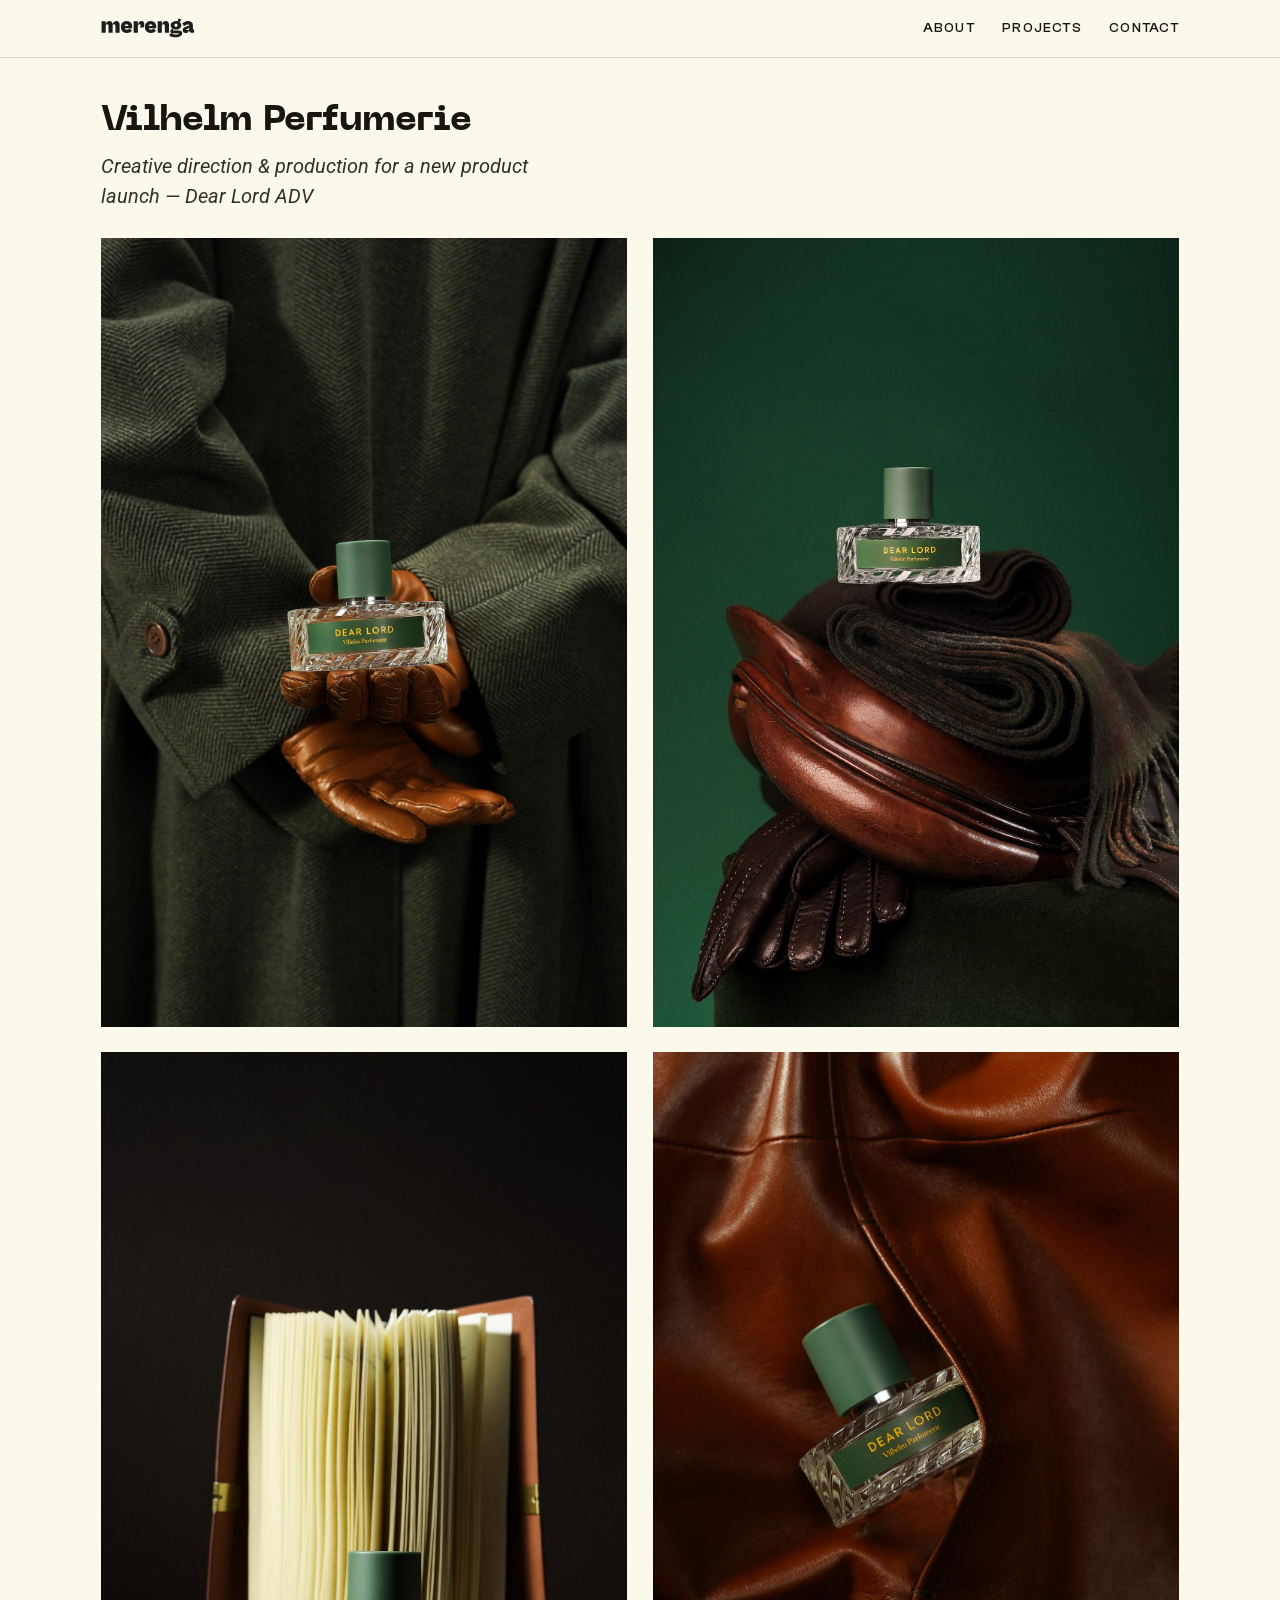
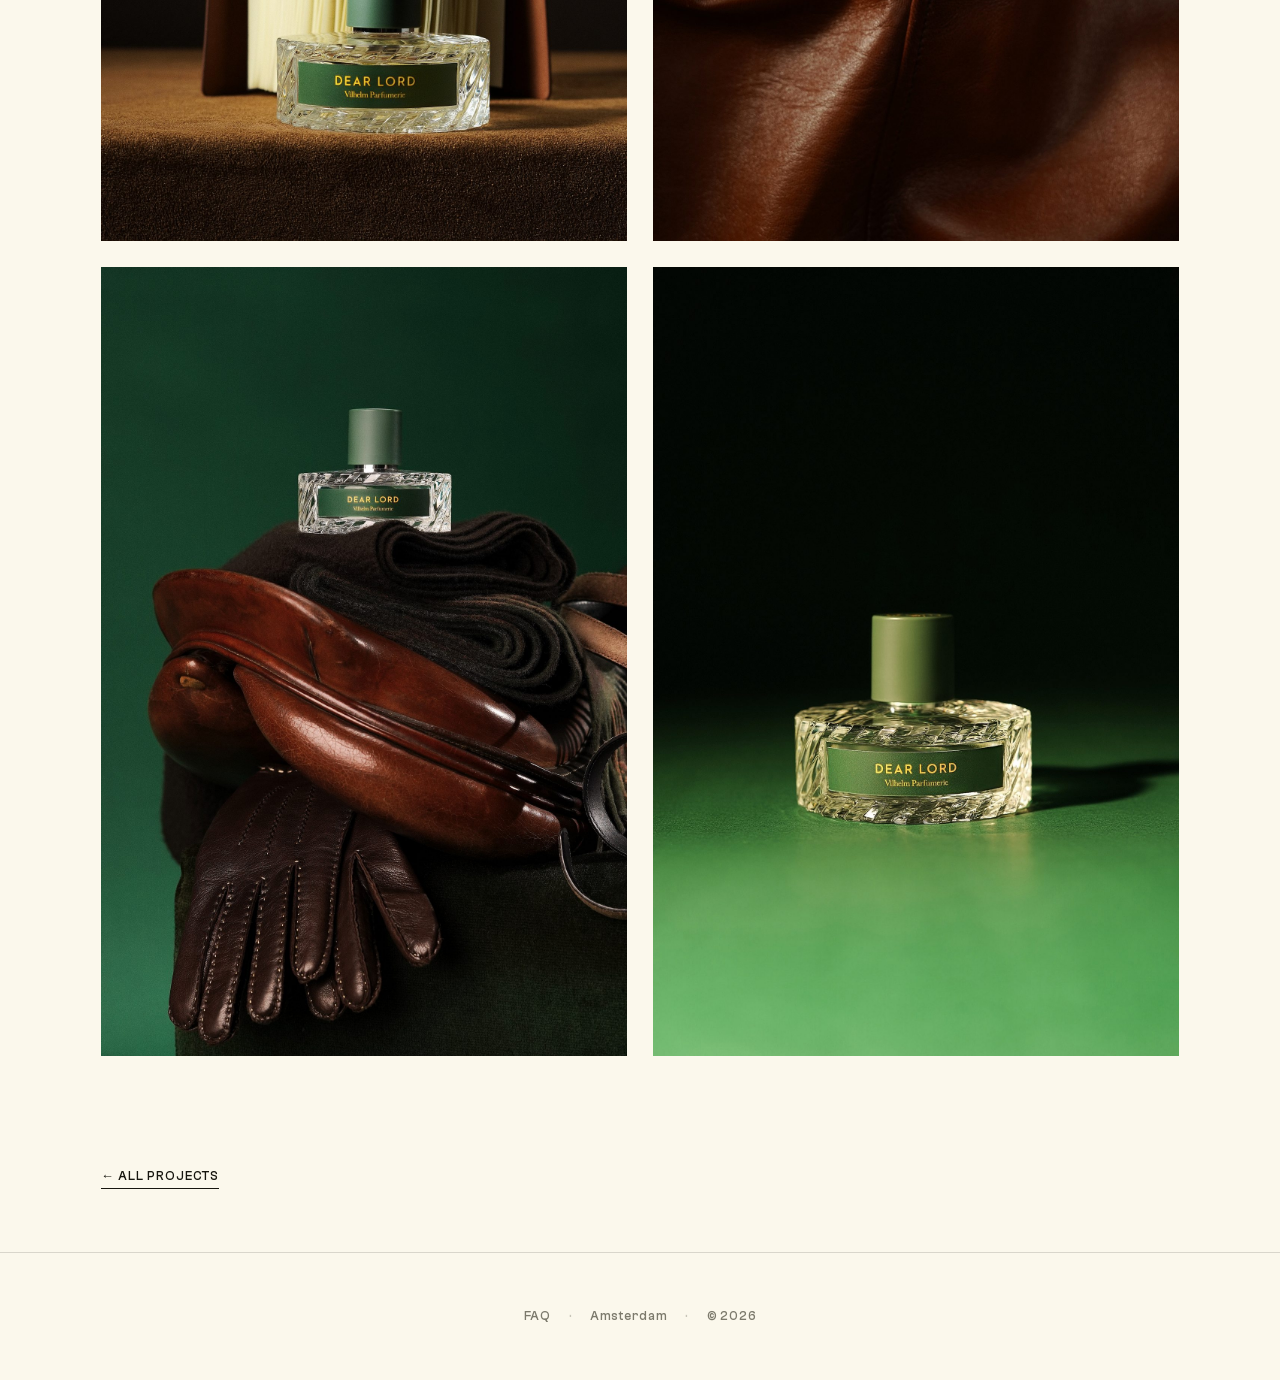
<file: cases/vilhelm.html>
<!doctype html><html lang="en"><head>
<meta charset="utf-8"><meta name="viewport" content="width=device-width,initial-scale=1">
<script async src="https://www.googletagmanager.com/gtag/js?id=G-4FZXHGJBSR"></script>
<script>window.dataLayer=window.dataLayer||[];function gtag(){dataLayer.push(arguments);}gtag('js',new Date());gtag('config','G-4FZXHGJBSR');</script>
<title>Vilhelm Perfumerie — Merenga</title><meta name="description" content="Creative direction &amp; production for a new product launch — Dear Lord ADV">
<link rel="canonical" href="https://merengabbs.com/cases/vilhelm.html">
<meta name="robots" content="index, follow, max-image-preview:large">
<meta name="geo.region" content="NL-NH"><meta name="geo.placename" content="Amsterdam">
<meta property="og:type" content="website"><meta property="og:site_name" content="Merenga"><meta property="og:locale" content="en_US">
<meta property="og:title" content="Vilhelm Perfumerie — Merenga"><meta property="og:description" content="Creative direction &amp; production for a new product launch — Dear Lord ADV"><meta property="og:url" content="https://merengabbs.com/cases/vilhelm.html">
<meta property="og:image" content="https://merengabbs.com/og-image.jpg"><meta property="og:image:width" content="1200"><meta property="og:image:height" content="630">
<meta name="twitter:card" content="summary_large_image"><meta name="twitter:title" content="Vilhelm Perfumerie — Merenga"><meta name="twitter:description" content="Creative direction &amp; production for a new product launch — Dear Lord ADV"><meta name="twitter:image" content="https://merengabbs.com/og-image.jpg">
<link rel="icon" href="../favicon.svg" type="image/svg+xml">
<link rel="icon" href="../favicon.ico" sizes="any">
<link rel="apple-touch-icon" href="../apple-touch-icon.png">
<meta name="theme-color" content="#F3EA9E">
<link href="https://fonts.googleapis.com/css2?family=Roboto:ital,wght@0,400;0,500;1,400&display=swap" rel="stylesheet">
<link rel="stylesheet" href="../merenga.css"></head><body><header class="hdr"><div class="hdr-in"><a class="logo" href="../" aria-label="Merenga — home"><svg id="_Слой_1" data-name="Слой_1" xmlns="http://www.w3.org/2000/svg" version="1.1" viewBox="70 220 1310 280">
  <!-- Generator: Adobe Illustrator 29.8.2, SVG Export Plug-In . SVG Version: 2.1.1 Build 3)  -->
  <defs>
    <style>
      .st0 {
        fill: #1d1d1b;
      }
    </style>
  </defs>
  <path class="st0" d="M285.67,263.36c-12.74,0-22.84,2.76-30.3,8.26-7.43,5.53-12.89,12.68-16.33,21.55-2.64,6.74-4.59,13.74-5.84,20.98-.06-16.21-4.02-28.73-11.81-37.5-7.89-8.87-18.85-13.29-32.88-13.29-12.77,0-22.84,2.76-30.3,8.26-7.46,5.53-12.89,12.68-16.36,21.55-2.64,6.78-4.58,13.84-5.83,21.14v-47.69h-58.3v160.01h58.3v-87.13c0-8.66.55-15.29,1.63-19.92s3.07-7.83,5.99-9.55c2.92-1.75,6.85-2.61,11.82-2.61,8.01,0,13.23,2.55,15.72,7.61,2.49,5.07,3.71,12.46,3.71,22.2v89.4h58.33v-87.13c0-8.66.52-15.29,1.6-19.92,1.11-4.64,3.1-7.83,6.02-9.55,2.92-1.75,6.85-2.61,11.82-2.61,7.98,0,13.23,2.55,15.72,7.61,2.46,5.07,3.71,12.46,3.71,22.2v89.4h58.3v-112.09c0-16.39-3.93-29.04-11.82-37.88-7.89-8.87-18.85-13.29-32.88-13.29Z"/>
  <path class="st0" d="M472.88,274.04c-11.45-7.12-26.34-10.68-44.7-10.68-16.18,0-30.27,3.56-42.28,10.68-11.97,7.12-21.28,16.98-27.85,29.47-6.6,12.56-9.89,26.89-9.89,43.1s3.28,30.55,9.89,43.07c6.57,12.53,16.24,22.35,28.98,29.47,12.74,7.12,28.31,10.71,46.67,10.71s33.06-3.25,44.21-9.73c11.11-6.48,19.71-13.72,25.76-21.71l-35.31-33.68c-1.96,4.51-4.61,8.14-7.95,10.84-3.35,2.7-7.12,4.67-11.33,5.83-4.21,1.2-9.03,1.78-14.43,1.78-6.26,0-11.94-.98-17.01-2.92-5.07-1.93-9.06-5.13-11.97-9.55-1.6-2.42-2.74-5.3-3.47-8.6h102.76c.43-1.93.8-5.37,1.14-10.35.31-4.97.49-9.39.49-13.29,0-12.96-2.76-25.14-8.26-36.6-5.53-11.45-14-20.75-25.45-27.88ZM428.52,306.77c9.49,0,16.18,2.49,20.08,7.46,3.38,4.32,5.28,10.25,5.73,17.81h-52.93c.51-7.9,2.92-13.94,7.2-18.14,4.85-4.76,11.48-7.12,19.92-7.12Z"/>
  <path class="st0" d="M638.76,263.36c-8.84,0-16.52,1.93-22.99,5.83-6.48,3.9-11.82,9.03-16.03,15.38-4.21,6.39-7.52,13.29-9.89,20.75-1.69,5.26-2.98,10.5-3.9,15.72v-54.43h-58.3v160.01h58.3v-80.65c0-8.66,1.2-15.81,3.56-21.55,2.39-5.71,5.56-9.98,9.58-12.8,3.99-2.79,8.14-4.21,12.46-4.21,4.76,0,8.14,1.41,10.19,4.21,2.06,2.82,3.07,6.48,3.07,11.02s-1.29,9.89-3.87,15.38c-2.61,5.53-5.4,10.01-8.41,13.45h53.42c2.39-4.08,4.82-10.04,7.31-17.81,2.49-7.77,3.71-16.52,3.71-26.25,0-13.39-2.86-24.07-8.57-32.05-5.74-8.01-15.63-12-29.66-12Z"/>
  <path class="st0" d="M809.15,274.04c-11.45-7.12-26.34-10.68-44.7-10.68-16.18,0-30.27,3.56-42.28,10.68-11.97,7.12-21.28,16.98-27.85,29.47-6.6,12.56-9.89,26.89-9.89,43.1s3.29,30.55,9.89,43.07c6.57,12.53,16.24,22.35,28.98,29.47,12.74,7.12,28.31,10.71,46.67,10.71s33.06-3.25,44.21-9.73c11.11-6.48,19.71-13.72,25.76-21.71l-35.31-33.68c-1.96,4.51-4.61,8.14-7.95,10.84-3.35,2.7-7.12,4.67-11.33,5.83-4.21,1.2-9.03,1.78-14.43,1.78-6.26,0-11.94-.98-17.01-2.92-5.07-1.93-9.06-5.13-11.97-9.55-1.6-2.42-2.74-5.3-3.47-8.6h102.76c.43-1.93.8-5.37,1.14-10.35.31-4.97.49-9.39.49-13.29,0-12.96-2.76-25.14-8.26-36.6-5.53-11.45-14-20.75-25.45-27.88ZM764.79,306.77c9.49,0,16.18,2.49,20.08,7.46,3.38,4.32,5.28,10.25,5.73,17.81h-52.93c.51-7.9,2.92-13.94,7.2-18.14,4.85-4.76,11.48-7.12,19.92-7.12Z"/>
  <path class="st0" d="M974.69,263.36c-12.1,0-21.89,2.76-29.32,8.26-7.46,5.53-13.08,12.68-16.85,21.55-2.92,6.83-5.02,13.94-6.32,21.29v-47.85h-58.3v160.01h58.3v-87.13c0-8.66.61-15.29,1.78-19.92,1.2-4.64,3.29-7.83,6.32-9.55,3.04-1.75,7.34-2.61,12.96-2.61,8.84,0,14.58,2.55,17.16,7.61,2.61,5.07,3.9,12.46,3.9,22.2v89.4h58.3v-112.09c0-16.39-4.27-29.04-12.8-37.88-8.53-8.87-20.23-13.29-35.12-13.29Z"/>
  <path class="st0" d="M1195.28,404.77c-8.2-7.46-22.26-11.18-42.12-11.18h-61.52c-5.4,0-9.15-.98-11.18-2.92-2.06-1.96-3.1-4.64-3.1-8.11,0-2.79.55-5.34,1.63-7.61.2-.42.4-.8.61-1.19.5.24,1,.47,1.51.7,11.11,4.97,24.13,7.46,39.02,7.46s27.91-2.49,39.05-7.46c11.11-4.97,19.8-11.91,26.07-20.88,6.26-8.96,9.39-19.28,9.39-30.95s-3.13-22.23-9.39-31.1c-4.51-6.36-10.28-11.72-17.3-16.08l31.54-31.88-48.6-16.18-5.86,38.67c-7.62-1.81-15.92-2.72-24.9-2.72-14.89,0-27.91,2.49-39.02,7.46-11.14,4.97-19.83,11.88-26.1,20.72-6.26,8.87-9.39,19.22-9.39,31.1s3.13,21.98,9.39,30.95c4.45,6.37,10.13,11.71,17.05,16.06-3.61,1.5-7.3,3.48-11.06,5.95-5.71,3.78-10.56,8.38-14.55,13.78-4.02,5.4-6.02,11.45-6.02,18.11,0,8.23,2.98,14.28,8.93,18.14,5.93,3.9,12.89,6.48,20.88,7.8-7.98,0-15.17.86-21.55,2.58-6.35,1.72-11.39,4.33-15.04,7.77-3.68,3.47-5.53,7.89-5.53,13.29,0,8.84,6.54,16.58,19.62,23.15,13.05,6.6,33.4,9.89,61.06,9.89,23.3,0,42.28-2.64,56.86-7.92,14.55-5.31,25.21-12.31,31.9-21.06,6.69-8.75,10.04-18.11,10.04-28.03,0-11.45-4.11-20.91-12.31-28.34ZM1105.38,305.64c3.99-3.56,8.9-5.34,14.74-5.34s10.75,1.78,14.74,5.34c3.99,3.56,5.99,9.24,5.99,17.01s-2,13.45-5.99,17.01c-3.99,3.56-8.9,5.34-14.74,5.34s-10.75-1.78-14.74-5.34c-3.99-3.56-5.99-9.24-5.99-17.01s2-13.45,5.99-17.01ZM1148.15,448c-7.03,1.96-17.99,2.92-32.88,2.92s-25.97-1.17-31.93-3.56c-5.93-2.36-8.9-5.71-8.9-10.04,0-.86.06-1.63.18-2.27.09-.64.25-1.17.46-1.6h69.02c4.97,0,8.63.43,11.02,1.29,2.36.86,3.56,2.58,3.56,5.19,0,3.44-3.53,6.14-10.53,8.07Z"/>
  <path class="st0" d="M1364.07,382.23c-2.82,0-4.82-.68-6.02-2.09-1.17-1.41-1.78-3.84-1.78-7.31v-48.26c0-20.51-5.93-35.83-17.81-45.99-11.88-10.16-28.09-15.23-48.6-15.23-10.99,0-21.49,1.35-31.41,4.05-9.95,2.7-19.13,6.39-27.54,11.02-8.41,4.64-16,9.98-22.69,16.03l25.91,42.77c6.69-7.55,14.8-13.6,24.32-18.14,9.49-4.54,18.88-6.82,28.18-6.82s15.01,2.18,17.16,6.48c.87,1.76,1.57,3.99,2.08,6.67l-42.92,13.1c-17.68,5.4-30.49,12.03-38.38,19.92-7.89,7.89-11.82,18.3-11.82,31.25,0,14.46,4.05,24.84,12.16,31.1,8.07,6.26,17.96,9.39,29.63,9.39s20.57-2.64,27.39-7.92c6.78-5.31,11.97-11.73,15.53-19.28,3.1-6.57,5.42-12.99,6.97-19.24v12.42c0,7.55,1.72,13.57,5.19,17.99,3.44,4.42,7.92,7.61,13.45,9.55,5.5,1.93,11.27,2.92,17.32,2.92h33.06v-44.39h-9.39ZM1302.82,376.43c-1.07,3.01-2.73,5.5-5,7.43-2.27,1.96-5.13,3.41-8.6,4.39-3.44.95-7.55,1.44-12.31,1.44-4.11,0-7.18-.71-9.24-2.09-2.03-1.41-3.07-3.41-3.07-6.02,0-2.15.92-4.08,2.76-5.83,1.84-1.72,5.43-3.56,10.84-5.5l26.25-9.29v4.75c0,4.11-.55,7.68-1.63,10.71Z"/>
</svg></a><nav class="nav-d"><a href="../about.html">About</a><a href="../projects.html">Projects</a><a href="../contact.html">Contact</a></nav><div class="nav-m"><a class="nav-contact" href="../contact.html">Contact</a><button class="burger" aria-label="Menu"><span></span><span></span><span></span></button></div><nav class="nav-mobile"><a href="../about.html">About</a><a href="../projects.html">Projects</a><a href="../contact.html">Contact</a></nav></div></header><div class="wrap case-intro"><h1 class="case-name">Vilhelm Perfumerie</h1><p class="case-sub">Creative direction &amp; production for a new product launch — Dear Lord ADV</p></div><div class="wrap gal gal-masonry"><img src="../assets/cases/vilhelm/cover.jpg" alt="Vilhelm Perfumerie" loading="lazy"><img src="../assets/cases/vilhelm/g1.jpg" alt="Vilhelm Perfumerie" loading="lazy"><img src="../assets/cases/vilhelm/g2.jpg" alt="Vilhelm Perfumerie" loading="lazy"><img src="../assets/cases/vilhelm/g3.jpg" alt="Vilhelm Perfumerie" loading="lazy"><img src="../assets/cases/vilhelm/g4.jpg" alt="Vilhelm Perfumerie" loading="lazy"><img src="../assets/cases/vilhelm/g5.jpg" alt="Vilhelm Perfumerie" loading="lazy"></div><div class="wrap" style="padding-bottom:clamp(40px,7vh,90px)"><a class="backlink" href="../projects.html">← All projects</a></div><footer class="foot"><div class="contacts"><a href="../faq.html">FAQ</a><span class="sep">·</span><span>Amsterdam</span><span class="sep">·</span><span>© 2026</span></div></footer><script>
document.addEventListener('click',function(e){
  var b=e.target.closest('.burger');
  if(b){var h=b.closest('.hdr'); if(h)h.classList.toggle('open'); e.preventDefault(); return;}
  var a=e.target.closest('.nav-mobile a');
  if(a){var h=a.closest('.hdr'); if(h)h.classList.remove('open');}
});
</script><script src="../assets/js/merenga-motion.js" defer></script><script>try{history.scrollRestoration="manual";}catch(e){}window.scrollTo(0,0);addEventListener("load",function(){window.scrollTo(0,0);setTimeout(function(){if(window.__lenis)window.__lenis.scrollTo(0,{immediate:true});window.scrollTo(0,0);},40);});</script></body></html>
</file>
<file: merenga.css>
@font-face{font-family:'Clash Grotesk';src:url(assets/fonts/clash.woff2) format('woff2');font-weight:300 700;font-style:normal;font-display:swap}
@font-face{font-family:'Neue Machina';src:url(assets/fonts/machina-reg.woff2) format('woff2');font-weight:400;font-style:normal;font-display:swap}
@font-face{font-family:'Neue Machina';src:url(assets/fonts/machina-ultra.woff2) format('woff2');font-weight:800;font-style:normal;font-display:swap}
:root{--cream:#FBF8EC;--yellow:#F3EA9E;--ink:#17160F;--muted:#7c7a6c;--line:rgba(23,22,15,.15);--panel:#EFEBDB}
*{box-sizing:border-box;margin:0;padding:0}
html{-webkit-text-size-adjust:100%}
body{font-family:'Roboto','Helvetica Neue',Arial,sans-serif;color:var(--ink);background:var(--cream);-webkit-font-smoothing:antialiased;line-height:1.5}
a{color:inherit;text-decoration:none}
img{display:block;max-width:100%}
.mcursor{position:fixed;top:0;left:0;width:14px;height:14px;border-radius:50%;background:#fff;mix-blend-mode:difference;pointer-events:none;z-index:99999;transition:width .28s cubic-bezier(.2,.7,.2,1),height .28s cubic-bezier(.2,.7,.2,1),opacity .25s;will-change:transform}
.mcursor.big{width:36px;height:36px}
html.has-mcursor,html.has-mcursor *{cursor:none!important}
@media (hover:none),(pointer:coarse){.mcursor{display:none}html.has-mcursor,html.has-mcursor *{cursor:auto!important}}
.ital{font-family:'Roboto',serif;font-style:italic}
.mono-label{font-family:'Clash Grotesk',sans-serif;font-weight:500;font-size:.72rem;letter-spacing:.14em;text-transform:uppercase;color:var(--muted)}

/* ---------- HEADER (logo left, nav right) ---------- */
.hdr{position:sticky;top:0;z-index:40;padding:18px 0;background:var(--cream);border-bottom:1px solid var(--line)}
.hdr-in{max-width:1180px;margin:0 auto;padding:0 clamp(20px,4vw,60px);display:flex;align-items:center;justify-content:space-between;gap:1rem}
.hdr.over{position:absolute;left:0;right:0;background:transparent;border-bottom:0}
.hdr .logo{display:block;flex:0 0 auto}.hdr .logo svg{height:20px;width:auto;display:block}
.nav-d{display:flex;align-items:center;gap:1.7rem}
.nav-d a,.nav-mobile a,.nav-contact{font-family:'Clash Grotesk',sans-serif;font-weight:500;font-size:.86rem;letter-spacing:.09em;text-transform:uppercase}
.nav-d a{transition:opacity .2s}.nav-d a:hover{opacity:.55}
.nav-m{display:none;align-items:center;gap:1.1rem}
.burger{display:inline-flex;flex-direction:column;justify-content:center;gap:5px;width:30px;height:22px;background:none;border:0;cursor:pointer;padding:0}
.burger span{width:24px;height:1.5px;background:var(--ink);display:block;transition:.25s}
.hdr.open .burger span:nth-child(1){transform:translateY(6.5px) rotate(45deg)}
.hdr.open .burger span:nth-child(2){opacity:0}
.hdr.open .burger span:nth-child(3){transform:translateY(-6.5px) rotate(-45deg)}
.nav-mobile{display:none;position:absolute;top:100%;left:0;right:0;background:var(--cream);border-bottom:1px solid var(--line);
  flex-direction:column;gap:14px;padding:16px clamp(20px,4vw,60px) 22px;z-index:39}
.hdr.open .nav-mobile{display:flex}
@media(max-width:820px){ .nav-d{display:none} .nav-m{display:flex} }

/* ---------- shared footer ---------- */
.foot{padding:clamp(34px,6vh,66px) clamp(20px,4vw,60px);text-align:center;border-top:1px solid var(--line)}
.contacts{display:flex;justify-content:center;align-items:center;flex-wrap:wrap;gap:.5rem 1.1rem;
  font-family:'Clash Grotesk',sans-serif;font-weight:500;font-size:.8rem;letter-spacing:.06em;color:var(--muted)}
.contacts a:hover{opacity:.6}.contacts .sep{opacity:.4}
.foot.over{border-top:0}

/* ---------- HOME ---------- */
.home{position:relative;height:100svh;min-height:100svh;overflow:hidden}
.home .bg{position:absolute;inset:0;width:100%;height:100%;object-fit:cover;background:var(--cream) url(assets/hero.jpg) center center/cover no-repeat}
.home .footwrap{position:absolute;left:0;right:0;bottom:0}
.home .foot{border-top:0;padding-bottom:clamp(22px,3.4vh,40px)}

/* ---------- CONTACT ---------- */
.contact{position:relative;min-height:100svh;background:var(--yellow);display:flex;flex-direction:column}
.contact .mid{flex:1;display:flex;align-items:center;justify-content:center;text-align:center;padding:2rem}
.contact .mail{font-family:'Roboto',sans-serif;font-weight:400;letter-spacing:0;
  font-size:clamp(1.05rem,2.2vw,1.35rem);color:var(--ink);word-break:break-word;
  text-decoration:underline;text-underline-offset:5px;text-decoration-thickness:1px}
.contact .mail:hover{opacity:.6}
.contact .cfoot{padding:0 0 clamp(24px,4vh,44px);text-align:center}

/* ---------- inner pages ---------- */
.wrap{max-width:1180px;margin:0 auto;padding:0 clamp(20px,4vw,60px)}
.section{padding:clamp(52px,9vh,116px) 0;border-bottom:1px solid var(--line)}
.section:last-of-type{border-bottom:0}
.lead-xl{font-family:'Neue Machina',sans-serif;font-weight:800;line-height:.99;font-size:clamp(2.1rem,6vw,4.4rem);letter-spacing:-.02em;max-width:16ch}
.body-lg{font-size:clamp(1rem,1.5vw,1.16rem);max-width:60ch;color:#33322a;margin-top:1.5rem}
.tags{margin-top:1.9rem;display:flex;gap:1.4rem;flex-wrap:wrap}
.tags span{font-family:'Clash Grotesk',sans-serif;font-weight:500;font-size:.8rem;letter-spacing:.12em;text-transform:uppercase}
.jump{margin-top:2.1rem;display:flex;gap:1.7rem;flex-wrap:wrap}
.jump a{font-family:'Clash Grotesk',sans-serif;font-weight:500;font-size:.8rem;letter-spacing:.1em;text-transform:uppercase;border-bottom:1px solid var(--ink);padding-bottom:3px;transition:opacity .2s}
.jump a:hover{opacity:.5}
html{scroll-behavior:smooth}
.section[id]{scroll-margin-top:78px}
.manifesto{position:relative;overflow:hidden;background:var(--yellow)}
.manifesto .bg{position:absolute;inset:0;background:url(assets/manifesto.jpg) center/cover}
.manifesto .scrim{position:absolute;inset:0;background:linear-gradient(180deg,rgba(243,234,158,.80),rgba(251,248,236,.86))}
.manifesto .wrap{position:relative;z-index:1}
.manifesto .ital{font-size:clamp(1.4rem,3.5vw,2.6rem);line-height:1.28;max-width:22ch;color:#201e12}
.manifesto .ital + .ital{margin-top:1.3rem}
.reveal{opacity:0;transform:translateY(16px);transition:opacity .7s cubic-bezier(.22,.61,.36,1),transform .7s cubic-bezier(.22,.61,.36,1)}
.reveal.in{opacity:1;transform:none}
@media(prefers-reduced-motion:reduce){.reveal,.reveal.in{transition:none;opacity:1;transform:none}}
.section.wwd4{background:var(--yellow)}
.e4{border-top:1px solid rgba(23,22,15,.22);padding:clamp(24px,4vh,44px) 0}
.e4:last-child{border-bottom:1px solid rgba(23,22,15,.22)}
.e4in{transition:transform .35s cubic-bezier(.2,.7,.2,1)}
.e4:hover .e4in{transform:translateX(14px)}
.e4 h3{font-family:'Neue Machina',sans-serif;font-weight:800;font-size:clamp(1.35rem,2.9vw,2rem)}
.e4 .slead{font-family:'Roboto',serif;font-style:italic;font-size:clamp(1.02rem,1.8vw,1.24rem);margin:.55rem 0 1rem;color:#2a2818;max-width:34ch}
.e4 .svcs{font-family:'Clash Grotesk',sans-serif;font-weight:500;font-size:.92rem;letter-spacing:.02em;color:#4a4733;max-width:72ch;line-height:1.85}
.section-title{font-family:'Neue Machina',sans-serif;font-weight:800;font-size:clamp(1.7rem,4.2vw,3.1rem);letter-spacing:-.01em;line-height:1}

/* steps */
.steps{margin-top:clamp(26px,5vh,52px)}
.step{display:grid;grid-template-columns:clamp(60px,9vw,110px) minmax(130px,1fr) 2fr;gap:1rem 2rem;align-items:baseline;padding:clamp(16px,2.3vh,26px) 0;border-top:1px solid var(--line)}
.step:last-child{border-bottom:1px solid var(--line)}
.step .n{font-family:'Neue Machina',sans-serif;font-size:clamp(1.3rem,3vw,2rem);color:var(--muted)}
.step .nm{font-family:'Neue Machina',sans-serif;font-weight:800;font-size:clamp(1.1rem,2.3vw,1.55rem)}
.step .ds{color:#33322a}

/* services (What we do) — single 'what we do', no business impact */
.svc{padding:clamp(28px,4.4vh,50px) 0;border-top:1px solid var(--line);display:grid;grid-template-columns:1fr 1fr;gap:1.4rem 2.4rem}
.svc:last-child{border-bottom:1px solid var(--line)}
.svc-l{display:flex;flex-direction:column}
.svc .n{font-family:'Neue Machina',sans-serif;font-size:clamp(1.1rem,2.2vw,1.5rem);color:var(--muted);margin-bottom:.5rem}
.svc h3{font-family:'Neue Machina',sans-serif;font-weight:800;font-size:clamp(1.4rem,3vw,2rem);line-height:1.02}
.svc .slead{font-family:'Roboto',serif;font-style:italic;font-size:clamp(1.02rem,1.8vw,1.25rem);color:#33322a;margin-top:.7rem;max-width:34ch}
.svc ul{list-style:none;align-self:center}
.svc li{padding:.34rem 0;font-size:.98rem;color:#2c2b22;border-bottom:1px solid rgba(23,22,15,.07)}

/* team (photos) */
.team{margin-top:clamp(28px,5vh,56px);display:grid;grid-template-columns:repeat(3,1fr);gap:clamp(22px,3vw,42px)}
.member .photo{aspect-ratio:3/4;background:var(--panel);border:1px solid var(--line);overflow:hidden;margin-bottom:1.1rem}
.member .photo img{width:100%;height:100%;object-fit:cover}
.member h3{font-family:'Neue Machina',sans-serif;font-weight:800;font-size:1.2rem;line-height:1.1}
.member .role{font-family:'Clash Grotesk',sans-serif;font-weight:500;font-size:.8rem;letter-spacing:.05em;color:var(--muted);margin:.35rem 0 .9rem}
.member p{font-size:.93rem;color:#3a392f;line-height:1.55}

/* projects grid: 4:3 landscape, caption under */
.pgrid{display:grid;grid-template-columns:1fr 1fr;gap:clamp(16px,2vw,30px);padding:clamp(28px,5vh,60px) 0 clamp(50px,8vh,100px)}
.tile{display:block}
.tile .frame{aspect-ratio:4/3;overflow:hidden;background:var(--panel);display:grid;place-items:center}
.tile .frame img{width:100%;height:100%;object-fit:cover;transition:transform .6s cubic-bezier(.2,.7,.2,1)}
.tile:hover .frame img{transform:scale(1.04)}
.tile .frame.ph span{font-family:'Clash Grotesk',sans-serif;font-weight:500;font-size:.72rem;letter-spacing:.16em;text-transform:uppercase;color:#a5a291}
.tile .tcap{margin-top:.85rem;font-family:'Neue Machina',sans-serif;font-weight:800;font-size:clamp(1rem,1.7vw,1.28rem);color:var(--ink)}

/* case page — заходное фото в родной пропорции (без кропа) */
.case-hero{display:flex;justify-content:center;background:var(--cream);padding:clamp(14px,3vw,40px)}
.case-hero img{max-height:88svh;width:auto;max-width:100%;object-fit:contain;background:var(--panel)}
.case-intro{padding-top:clamp(30px,5vh,60px);padding-bottom:clamp(18px,3vh,32px)}
.case-feature{margin:clamp(14px,3vh,40px) 0}
.case-feature img{width:100%;height:auto;display:block;background:var(--panel)}
/* ---------- FAQ ---------- */
.faqwrap{max-width:820px;padding-top:clamp(30px,5vh,60px);padding-bottom:clamp(50px,9vh,110px)}
.faq-group{margin:clamp(28px,5vh,54px) 0 clamp(6px,1.4vh,14px)}
.faq-item{padding:clamp(16px,2.4vh,26px) 0;border-top:1px solid var(--line)}
.faq-q{font-family:'Neue Machina',sans-serif;font-weight:800;font-size:clamp(1.02rem,1.9vw,1.32rem);line-height:1.18;margin:0 0 .55rem}
.faq-a{font-family:'Roboto',sans-serif;font-weight:400;font-size:clamp(.98rem,1.5vw,1.08rem);color:#33322a;max-width:62ch}
.faq-a a{text-decoration:underline;text-underline-offset:3px}
.case-name{font-family:'Neue Machina',sans-serif;font-weight:800;font-size:clamp(1.4rem,3vw,2.2rem);line-height:1.05}
.case-sub{margin-top:.7rem;font-family:'Roboto',serif;font-style:italic;font-size:clamp(1.02rem,1.8vw,1.25rem);color:#33322a;max-width:44ch}
/* galleries — родной размер фото */
.gal{padding-bottom:clamp(40px,7vh,90px)}
.gal img,.gal video{display:block;background:var(--panel)}
.gal-stack{display:flex;flex-direction:column;gap:clamp(16px,3vh,40px)}
.gal-stack img,.gal-stack video{width:100%;height:auto}
.gal-solo img,.gal-solo video{width:100%;height:auto}
.gal-masonry{column-count:2;column-gap:clamp(14px,2vw,28px)}
.gal-masonry img{width:100%;height:auto;margin:0 0 clamp(14px,2vw,28px);break-inside:avoid}
.gal-grid2{display:grid;grid-template-columns:1fr 1fr;gap:clamp(12px,1.6vw,22px);align-items:start}
.gal-grid2 img{width:100%;height:auto}
.video-ph{aspect-ratio:16/9;background:var(--panel);border:1px solid var(--line);display:grid;place-items:center;margin-bottom:clamp(16px,3vh,40px);font-family:'Clash Grotesk',sans-serif;font-weight:500;font-size:.8rem;letter-spacing:.14em;text-transform:uppercase;color:#a5a291}
.backlink{display:inline-block;margin-top:1.4rem;font-family:'Clash Grotesk',sans-serif;font-weight:500;font-size:.8rem;letter-spacing:.08em;text-transform:uppercase;border-bottom:1px solid var(--ink);padding-bottom:2px}
.backlink:hover{opacity:.6}
/* projects — masonry со сдвигами (вариант 5) */
.pv5{display:grid;grid-template-columns:1fr 1fr;gap:clamp(16px,2vw,44px);align-items:start}
.pv5 .col{display:flex;flex-direction:column;gap:clamp(26px,4.5vh,64px)}
.pv5 .col2{margin-top:clamp(40px,10vh,130px)}
.pv5 .col1 .tile:nth-child(2){margin-left:clamp(0px,4vw,56px)}
.pv5 .col2 .tile:nth-child(3){margin-right:clamp(0px,3vw,44px)}
.pv5 .tile .ph{overflow:hidden;background:var(--panel)}
.pv5 .tile img{width:100%;height:auto;transition:transform .8s cubic-bezier(.2,.7,.2,1)}
.pv5 .tile:hover img{transform:scale(1.04)}
.pv5 .cap{margin-top:.75rem;font-family:'Neue Machina',sans-serif;font-weight:800;font-size:clamp(1rem,1.7vw,1.28rem);color:var(--ink)}
.pv5 .col2 .tile.reveal{transition-delay:.08s}

@media(max-width:820px){
  .team{grid-template-columns:1fr;gap:32px}
  .svc{grid-template-columns:1fr;gap:.7rem}
  .step{grid-template-columns:52px 1fr;gap:.3rem 1rem}.step .ds{grid-column:1/-1}
  .pgrid{grid-template-columns:1fr}
  .pv5{grid-template-columns:1fr}.pv5 .col2{margin-top:0}.pv5 .col1 .tile,.pv5 .col2 .tile{margin:0}
  .gal-masonry{column-count:1}
}
</file>
